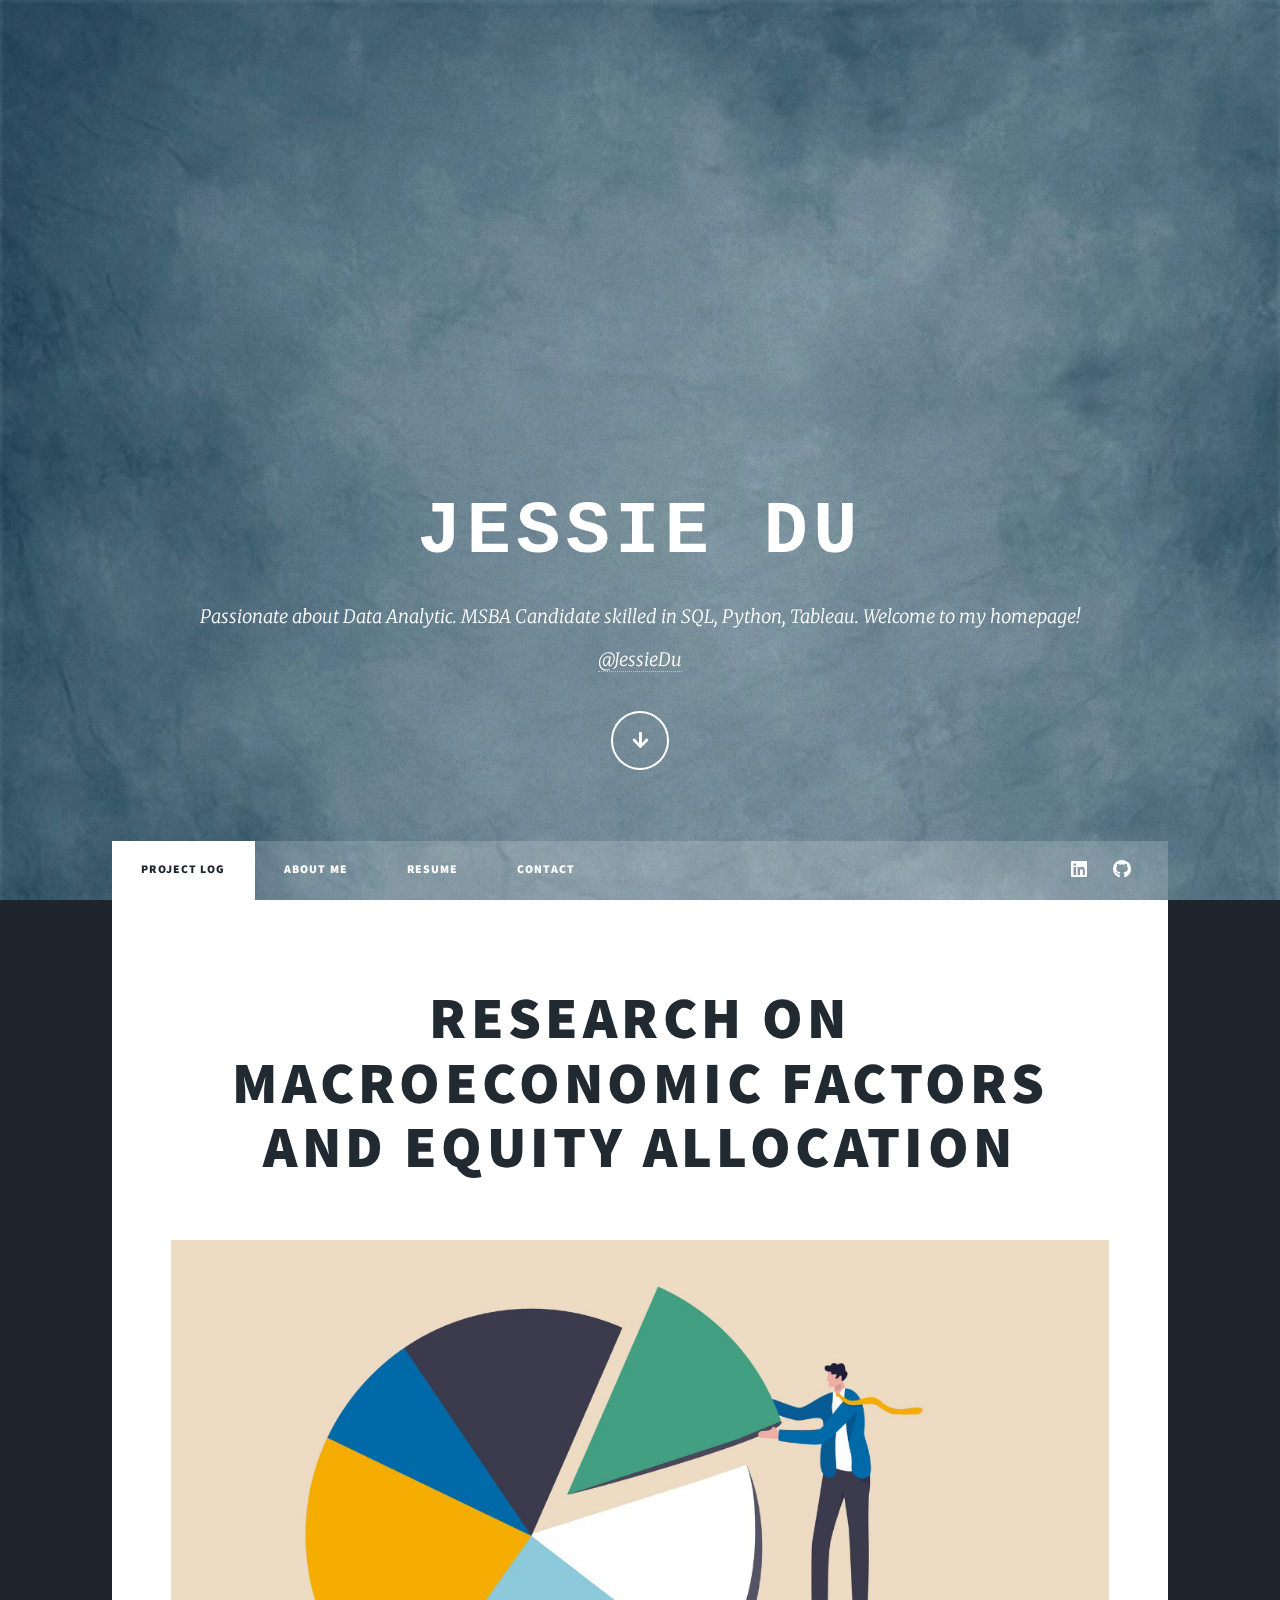
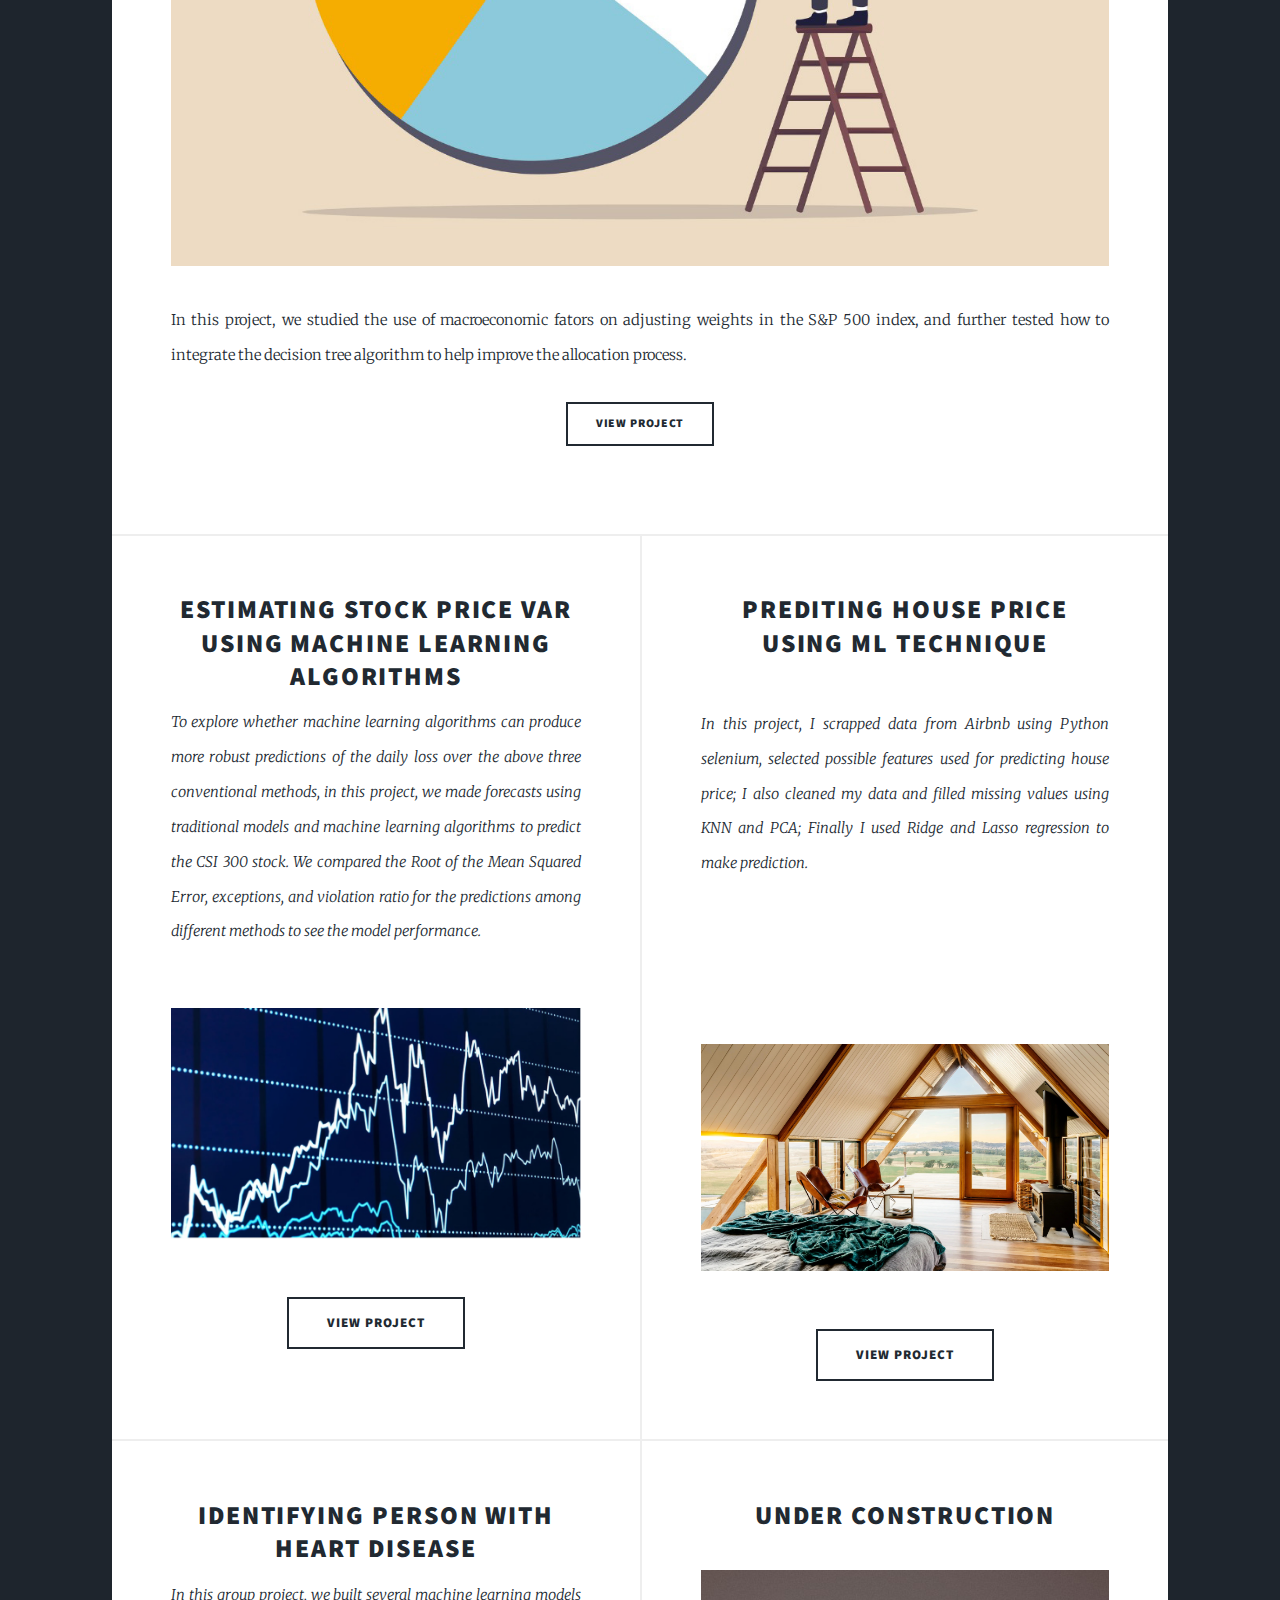
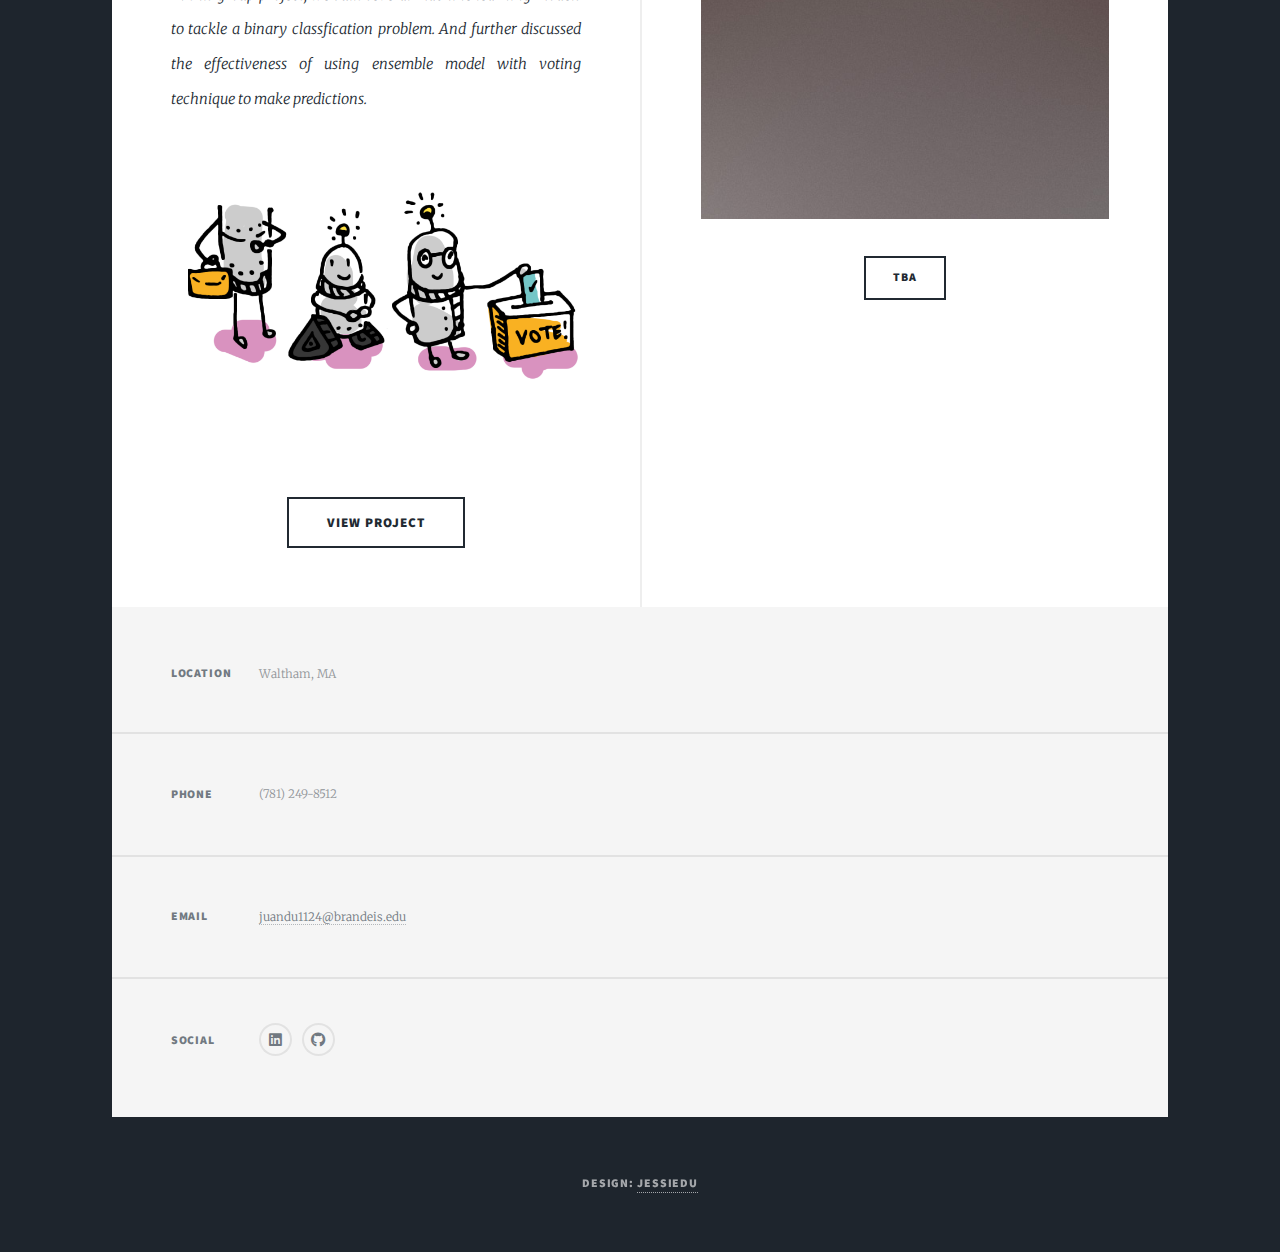
<file: index.html>
<!DOCTYPE HTML>
<!--
	Massively by HTML5 UP
	html5up.net | @ajlkn
	Free for personal and commercial use under the CCA 3.0 license (html5up.net/license)
-->
<html>
	<head>
		<title>Jessie The Analyst Portfolio</title>
		<meta charset="utf-8" />
		<meta name="viewport" content="width=device-width, initial-scale=1, user-scalable=no" />
		<link rel="stylesheet" href="assets/css/main.css" />
		<noscript><link rel="stylesheet" href="assets/css/noscript.css" /></noscript>
	</head>
	<body class="is-preload">

		<!-- Wrapper -->
			<div id="wrapper" class="fade-in">

				<!-- Intro -->
					<div id="intro">
						<h1 style="font-family:Courier New">Jessie Du</h1>
						<p>Passionate about Data Analytic. MSBA Candidate skilled in SQL, Python, Tableau. Welcome to my homepage!<br />
							<a href="https://www.linkedin.com/in/juandu-00416/">@JessieDu</a></p>
						<ul class="actions">
							<li><a href="#header" class="button icon solid solo fa-arrow-down scrolly">Continue</a></li>
						</ul>
					</div>

				<!-- Header -->
					<header id="header">
						<a href="contact.html" class="logo">CONTACT ME</a>
					</header>

				<!-- Nav -->
					<nav id="nav">
						<ul class="links">
							<li class="active"><a href="index.html">Project Log</a></li>
							<li><a href="aboutme.html">About Me</a></li>
							<li><a href="resume.html">Resume</a></li>
							<li><a href="contact.html">Contact</a></li>
						</ul>
						<ul class="icons">
							<li><a href="https://www.linkedin.com/in/juandu-00416/" class="icon brands alt fa-linkedin"><span class="label">LinkedIn</span></a></li>
							<li><a href="https://github.com/jessieDu314" class="icon brands alt fa-github"><span class="label">GitHub</span></a></li>
						</ul>
					</nav>

				<!-- Main -->
					<div id="main">

						<!-- Featured Post -->
							<article class="post featured">
								<header class="major">
									<h2>Research on Macroeconomic Factors and Equity Allocation<br /></h2>
								</header>
								<a class="image fit"><img src="images/equityallocation.jpeg" alt="" /></a>
								<p>
									In this project, we studied the use of macroeconomic fators on adjusting weights in the S&P 500 index, and further tested how to integrate the decision tree algorithm to help improve the allocation process.
								</p>
								<ul class="actions special">
									<li><a href="Project_EquityAllocation.html" class="button">View Project</a></li>
								</ul>
								
							</article>

						<!-- Posts -->
							<section class="posts">
								<!--Project 1 -->
								<article>
									<header> 
										<h2><a href="Project_CSI300.html">Estimating Stock Price VaR Using Machine Learning Algorithms<br /></a></h2>
										<p>
											To explore whether machine learning algorithms can produce more robust predictions of the daily loss over the above three conventional methods, in this project, 
											we made forecasts using traditional models and machine learning algorithms to predict the CSI 300 stock. 
											We compared the Root of the Mean Squared Error, exceptions, and violation ratio for the predictions among different methods to see the model performance.
										</p>
									</header>
									<a class="image main"><img src="images/volatility.jpg" alt="" /></a>	
									<ul class="actions special">
										<li><a href="Project_CSI300.html" class="button large">View Project</a></li>
									</ul>
								</article>
								
								<!--Project 2 -->
								<article>
									<header>
										<h2><a href="Project_airbnb.html">Prediting House Price using ML Technique</a></h2>
										<p>
											<br>
											In this project, I scrapped data from Airbnb using Python selenium, selected possible features used for predicting house price; I also cleaned my data and filled missing values using KNN and PCA; 
											Finally I used Ridge and Lasso regression to make prediction.<br><br><br><br>
										</p>
									</header>
									<a class="image main"><img src="images/airbnb.jpg" alt=""></a>
									<ul class="actions special">
										<li><a href="Project_airbnb.html" class="button large">View Project</a></li>
									</ul>
									
								</article>
								
								<!--Project 3 -->
								<article>
									<header>
										<h2><a href="Project_ML_classification.html">Identifying Person with Heart Disease</a></h2>
										<p>
											In this group project, we built several machine learning models to tackle a binary classfication problem. And further discussed the effectiveness of using ensemble model with voting technique to make predictions.
										</p>
									</header>
									
									<a class="image main"><img src="images/votingCls.png" alt=""></a>
									<br/>
									<ul class="actions special">
										<li><a href="Project_ML_classification.html" class="button large">View Project</a></li>
									</ul>
									
								</article>

								

								<article>
									<header>
										<h2><a href="#">Under Construction<br /></a></h2>
									</header>
									<a href="#" class="image fit"><img src="images/pic03.jpg" alt="" /></a>
									<p>
										
									</p>
									<ul class="actions special">
										<li><a href="#" class="button">TBA</a></li>
									</ul>
								</article>
								
								
							</section>
					</div>

				<!-- Footer -->
					<footer id="footer">

						<section class="split contact">
							<section class="alt">
								<h3>Location</h3>
								<p>Waltham, MA<br /></p>
							</section>
							<section>
								<h3>Phone</h3>
								<p>(781) 249-8512</p>
							</section>
							<section>
								<h3>Email</h3>
								<p><a href="mailto:juandu1124@brandeis.edu">juandu1124@brandeis.edu</a></p>
							</section>
							<section>
								<h3>Social</h3>
								<ul class="icons alt">
									<li><a href="https://www.linkedin.com/in/juandu-00416/" class="icon brands alt fa-linkedin"><span class="label">LinkedIn</span></a></li>
									<li><a href="https://github.com/jessieDu314" class="icon brands alt fa-github"><span class="label">GitHub</span></a></li>
								</ul>
							</section>
						</section>
					</footer>

				<!-- Copyright -->
					<div id="copyright">
						<ul>Design: <a href="https://www.linkedin.com/in/juandu-00416/">JessieDu</a></ul>
					</div>

			</div>

		<!-- Scripts -->
			<script src="assets/js/jquery.min.js"></script>
			<script src="assets/js/jquery.scrollex.min.js"></script>
			<script src="assets/js/jquery.scrolly.min.js"></script>
			<script src="assets/js/browser.min.js"></script>
			<script src="assets/js/breakpoints.min.js"></script>
			<script src="assets/js/util.js"></script>
			<script src="assets/js/main.js"></script>

	</body>
</html>
</file>
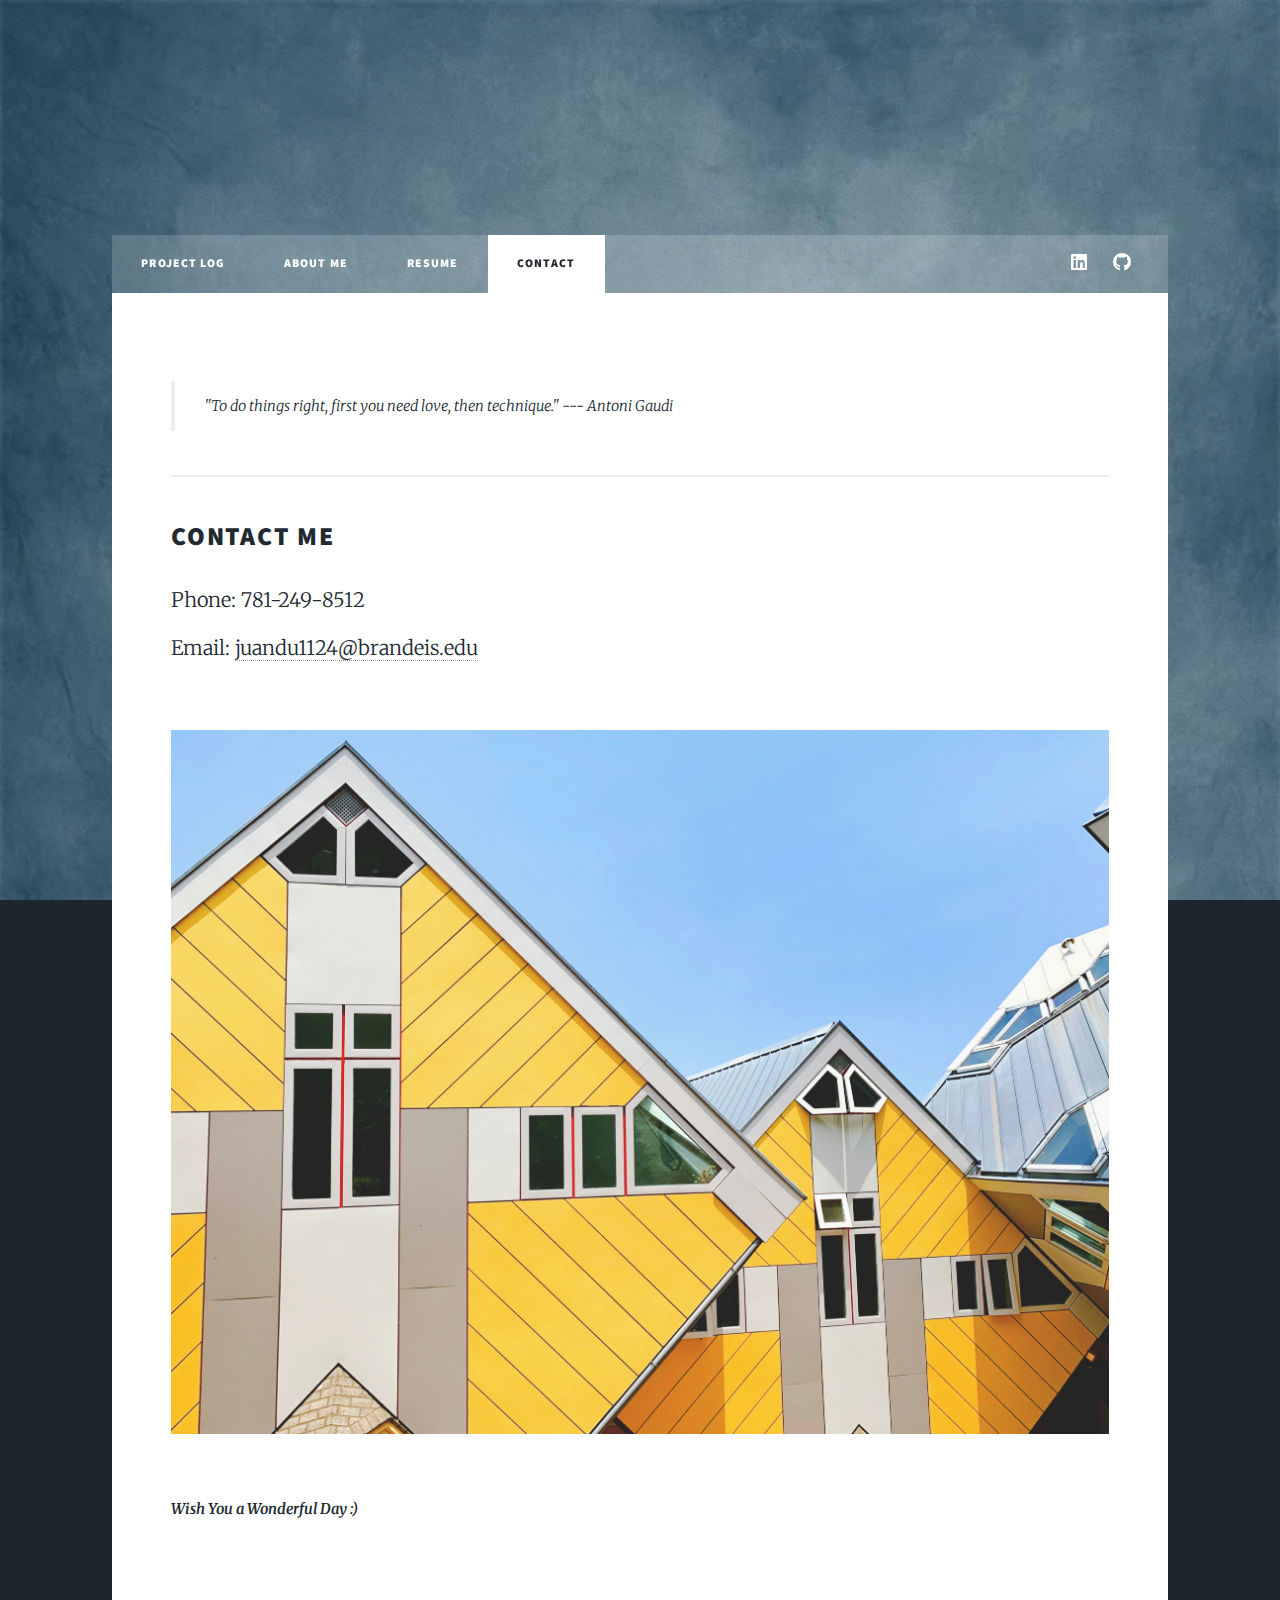
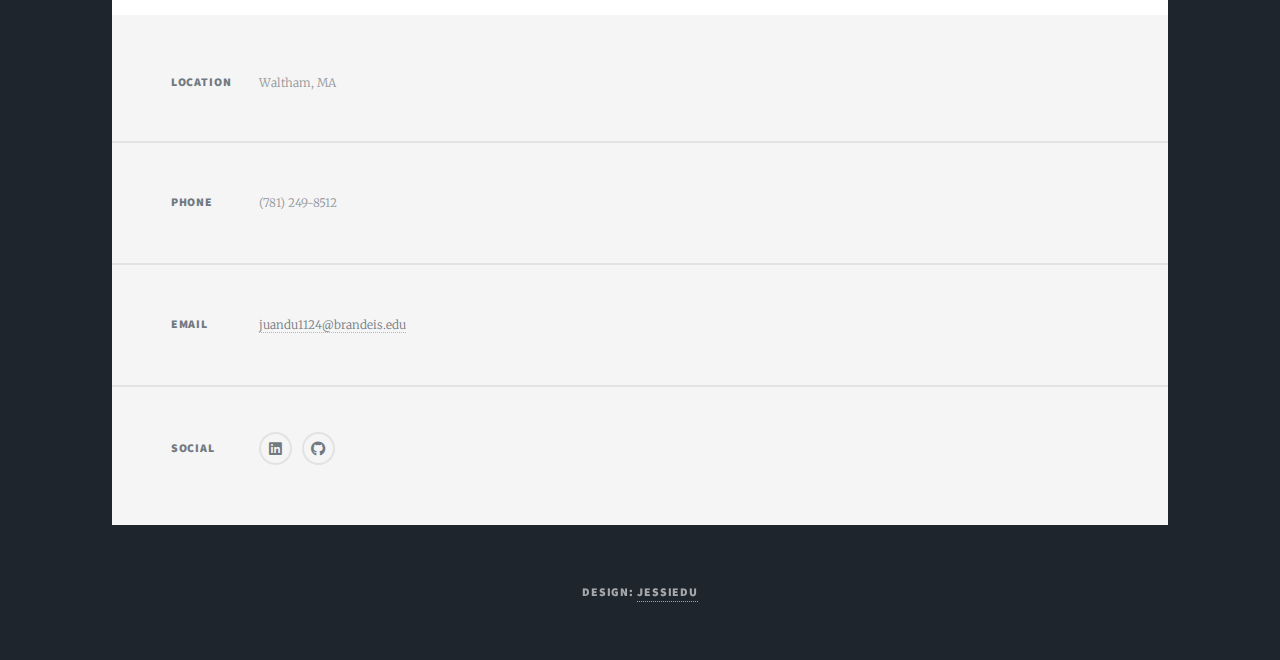
<file: contact.html>
<!DOCTYPE HTML>
<!--
	Massively by HTML5 UP
	html5up.net | @ajlkn
	Free for personal and commercial use under the CCA 3.0 license (html5up.net/license)
-->
<html>
	<head>
		<title>Jessie The Analyst Portfolio</title>
		<meta charset="utf-8" />
		<meta name="viewport" content="width=device-width, initial-scale=1, user-scalable=no" />
		<link rel="stylesheet" href="assets/css/main.css" />
		<noscript><link rel="stylesheet" href="assets/css/noscript.css" /></noscript>
	</head>
	<body class="is-preload">
		<!-- Wrapper -->
			<div id="wrapper">
				<!-- Header -->
					<header id="header">
					</header>
				<!-- Nav -->
					<nav id="nav">
						<ul class="links">
							<li><a href="index.html">Project Log</a></li>
							<li><a href="aboutme.html">About Me</a></li>
							<li ><a href="resume.html">Resume</a></li>
							<li class="active"><a href="contact.html">Contact</a></li>
						</ul>
						<ul class="icons">
							<li><a href="https://www.linkedin.com/in/juandu-00416/" class="icon brands alt fa-linkedin"><span class="label">LinkedIn</span></a></li>
							<li><a href="https://github.com/jessieDu314" class="icon brands alt fa-github"><span class="label">GitHub</span></a></li>
						</ul>
					</nav>
				<!-- Main -->
					<div id="main">
						<!-- Post -->
							<section class="post">
								<!-- Blockquote -->
									<blockquote>"To do things right, first you need love, then technique."  --- Antoni Gaudi</blockquote>
									<hr />
								<!-- Image -->
									<h2>Contact Me</h2>
									<p style="font-size:20px">Phone: 781-249-8512<br/>Email: <a href="mailto:juandu1124@brandeis.edu">juandu1124@brandeis.edu</a></p>
									<div class="image main"><img src="images/cubic.jpg" alt="" /></div>
									<p style="font-style:italic"><b>Wish You a Wonderful Day :)</b></p>
							</section>
					</div>
				<!-- Footer -->
				<footer id="footer">

					<section class="split contact">
						<section class="alt">
							<h3>Location</h3>
							<p>Waltham, MA<br /></p>
						</section>
						<section>
							<h3>Phone</h3>
							<p>(781) 249-8512</p>
						</section>
						<section>
							<h3>Email</h3>
							<p><a href="mailto:juandu1124@brandeis.edu">juandu1124@brandeis.edu</a></p>
						</section>
						<section>
							<h3>Social</h3>
							<ul class="icons alt">
								<li><a href="https://www.linkedin.com/in/juandu-00416/" class="icon brands alt fa-linkedin"><span class="label">LinkedIn</span></a></li>
								<li><a href="https://github.com/jessieDu314" class="icon brands alt fa-github"><span class="label">GitHub</span></a></li>
							</ul>
						</section>
					</section>
				</footer>

			<!-- Copyright -->
				<div id="copyright">
					<ul><li>Design: <a href="https://www.linkedin.com/in/juandu-00416/">JessieDu</a></li></ul>
				</div>

		</div>

	<!-- Scripts -->
		<script src="assets/js/jquery.min.js"></script>
		<script src="assets/js/jquery.scrollex.min.js"></script>
		<script src="assets/js/jquery.scrolly.min.js"></script>
		<script src="assets/js/browser.min.js"></script>
		<script src="assets/js/breakpoints.min.js"></script>
		<script src="assets/js/util.js"></script>
		<script src="assets/js/main.js"></script>

</body>
</html>
</file>
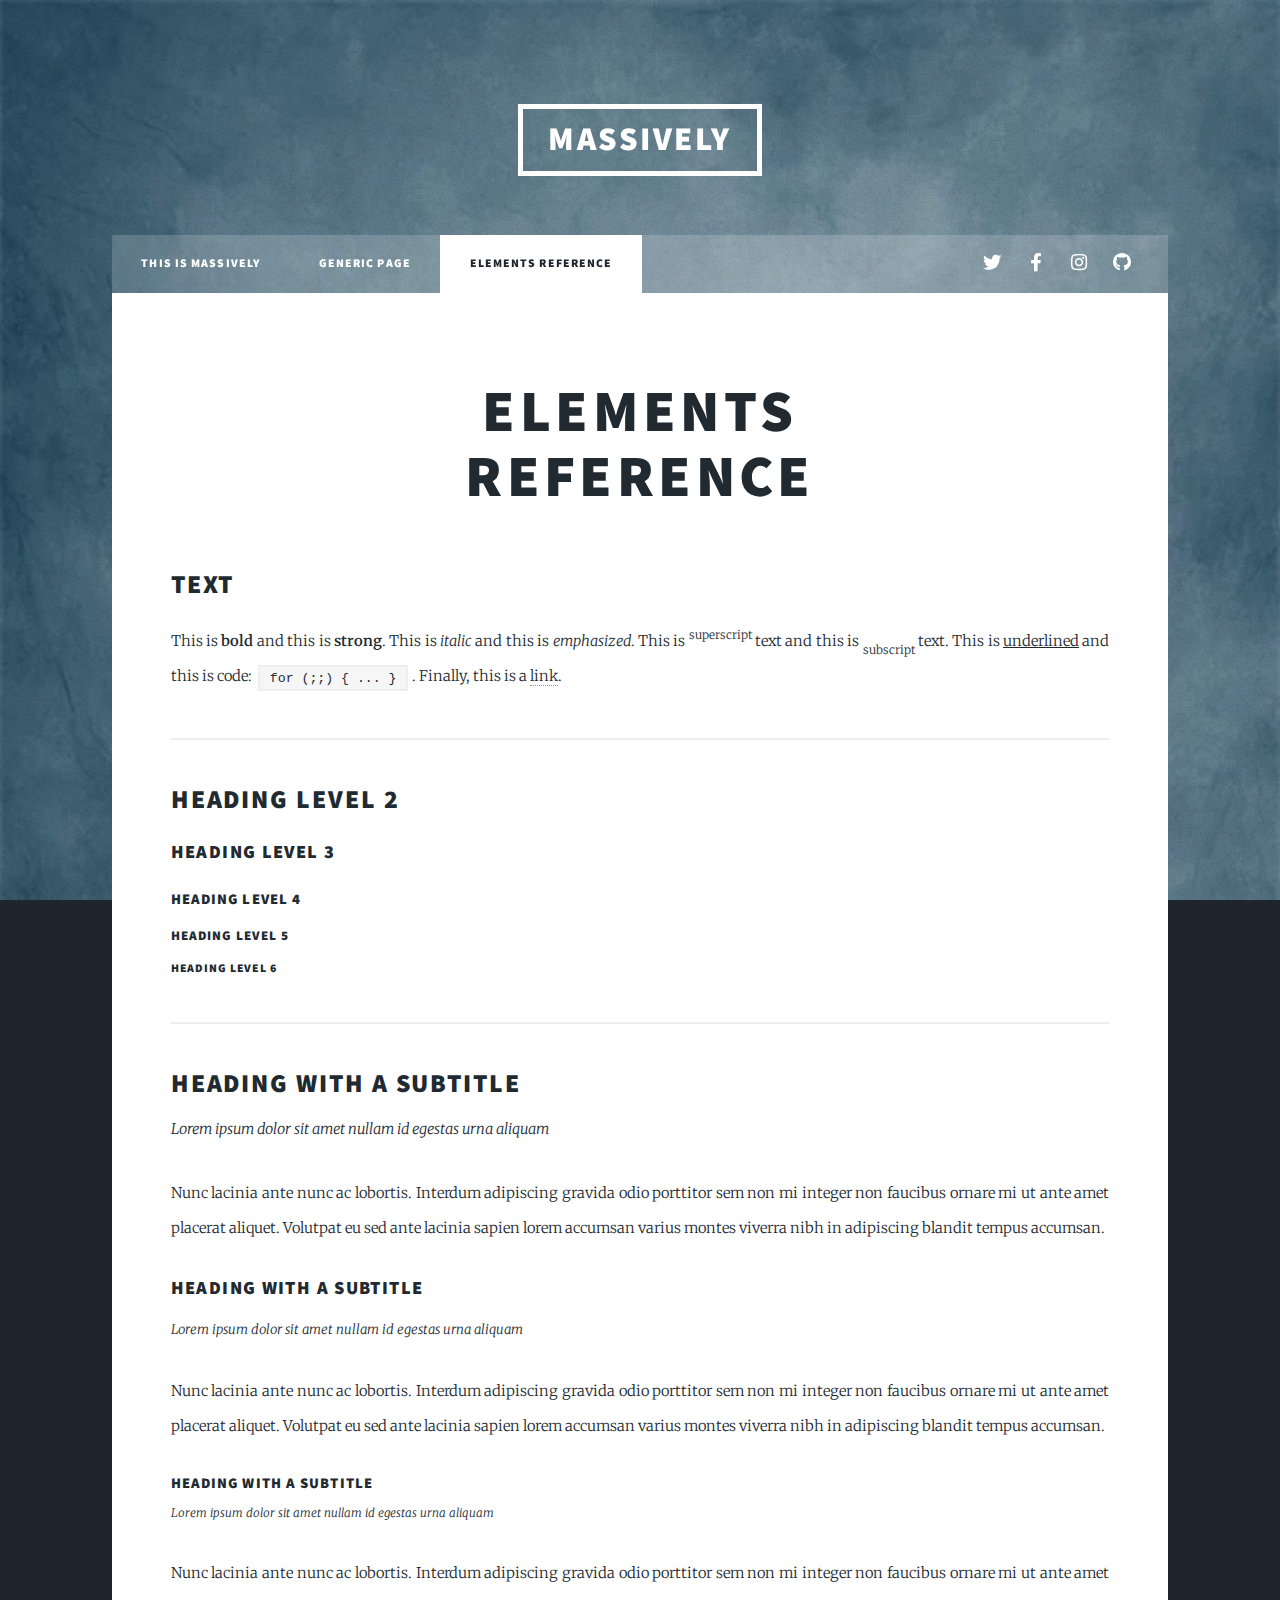
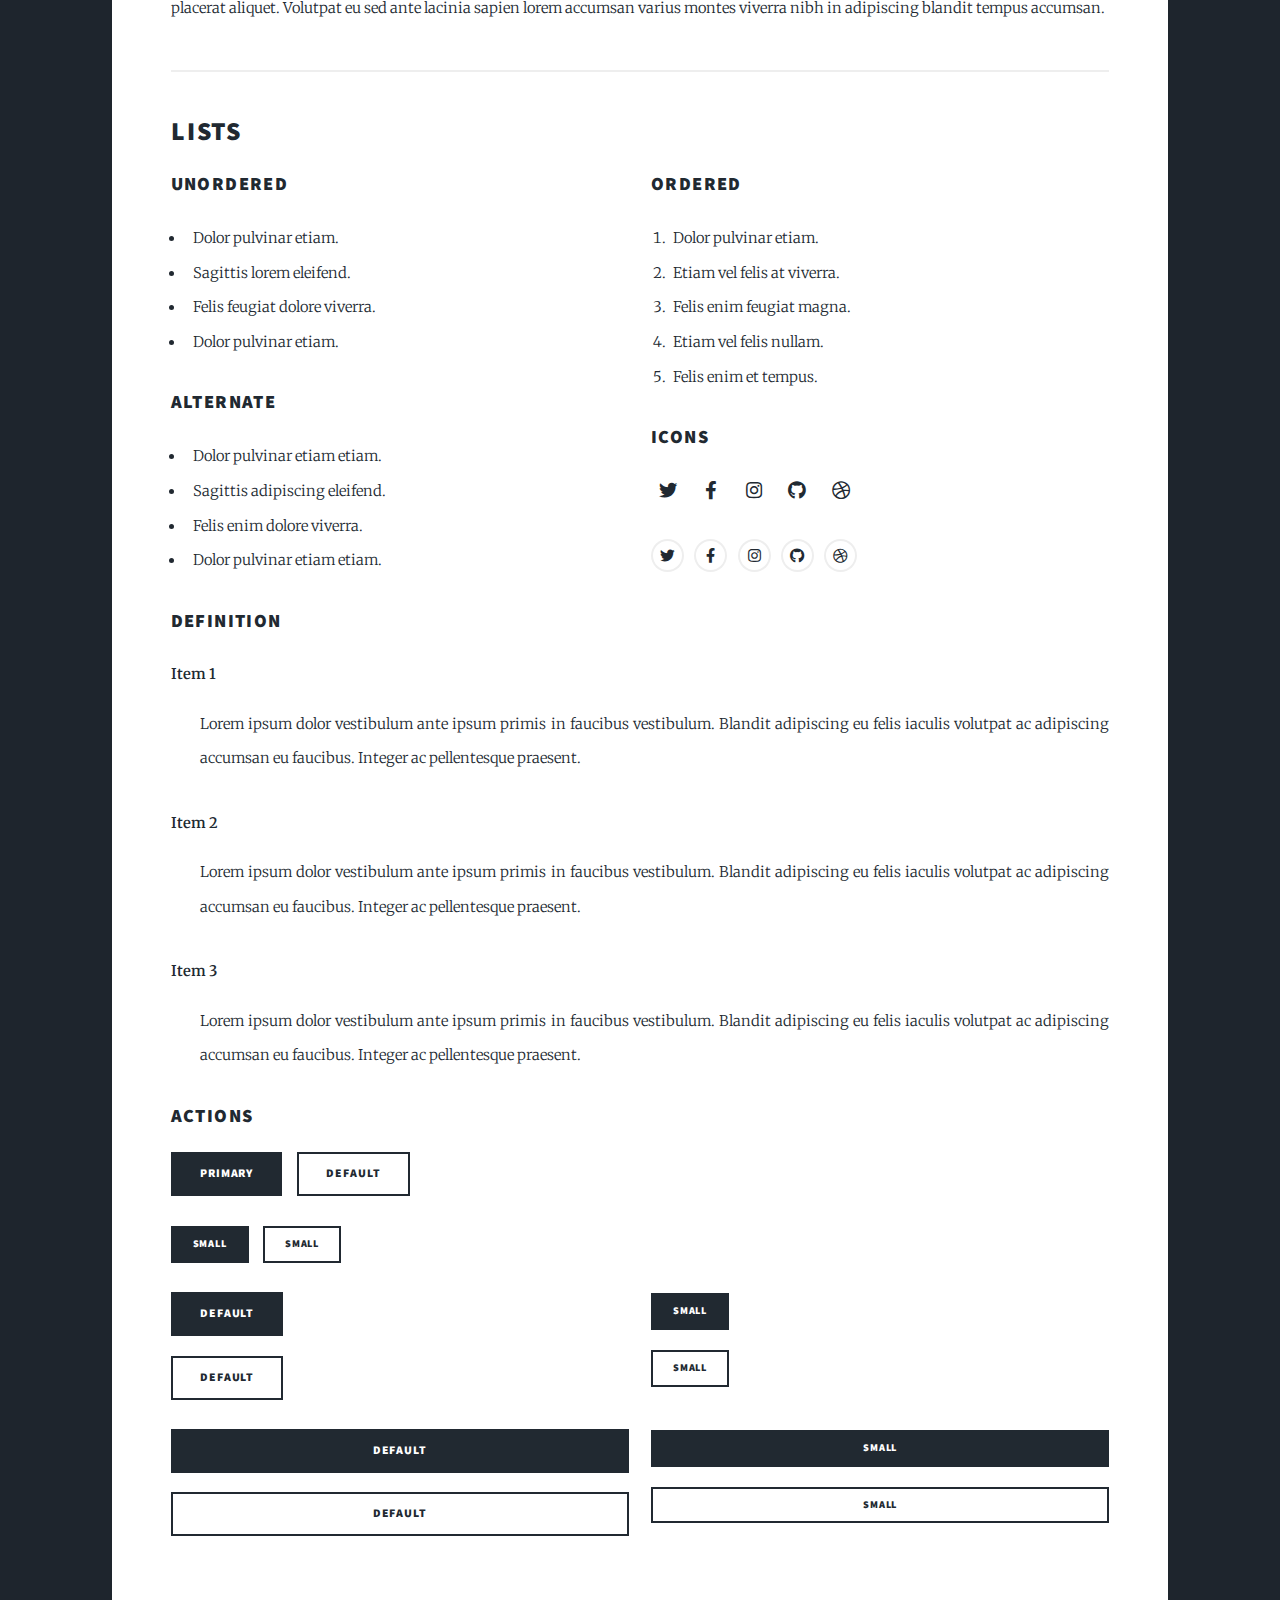
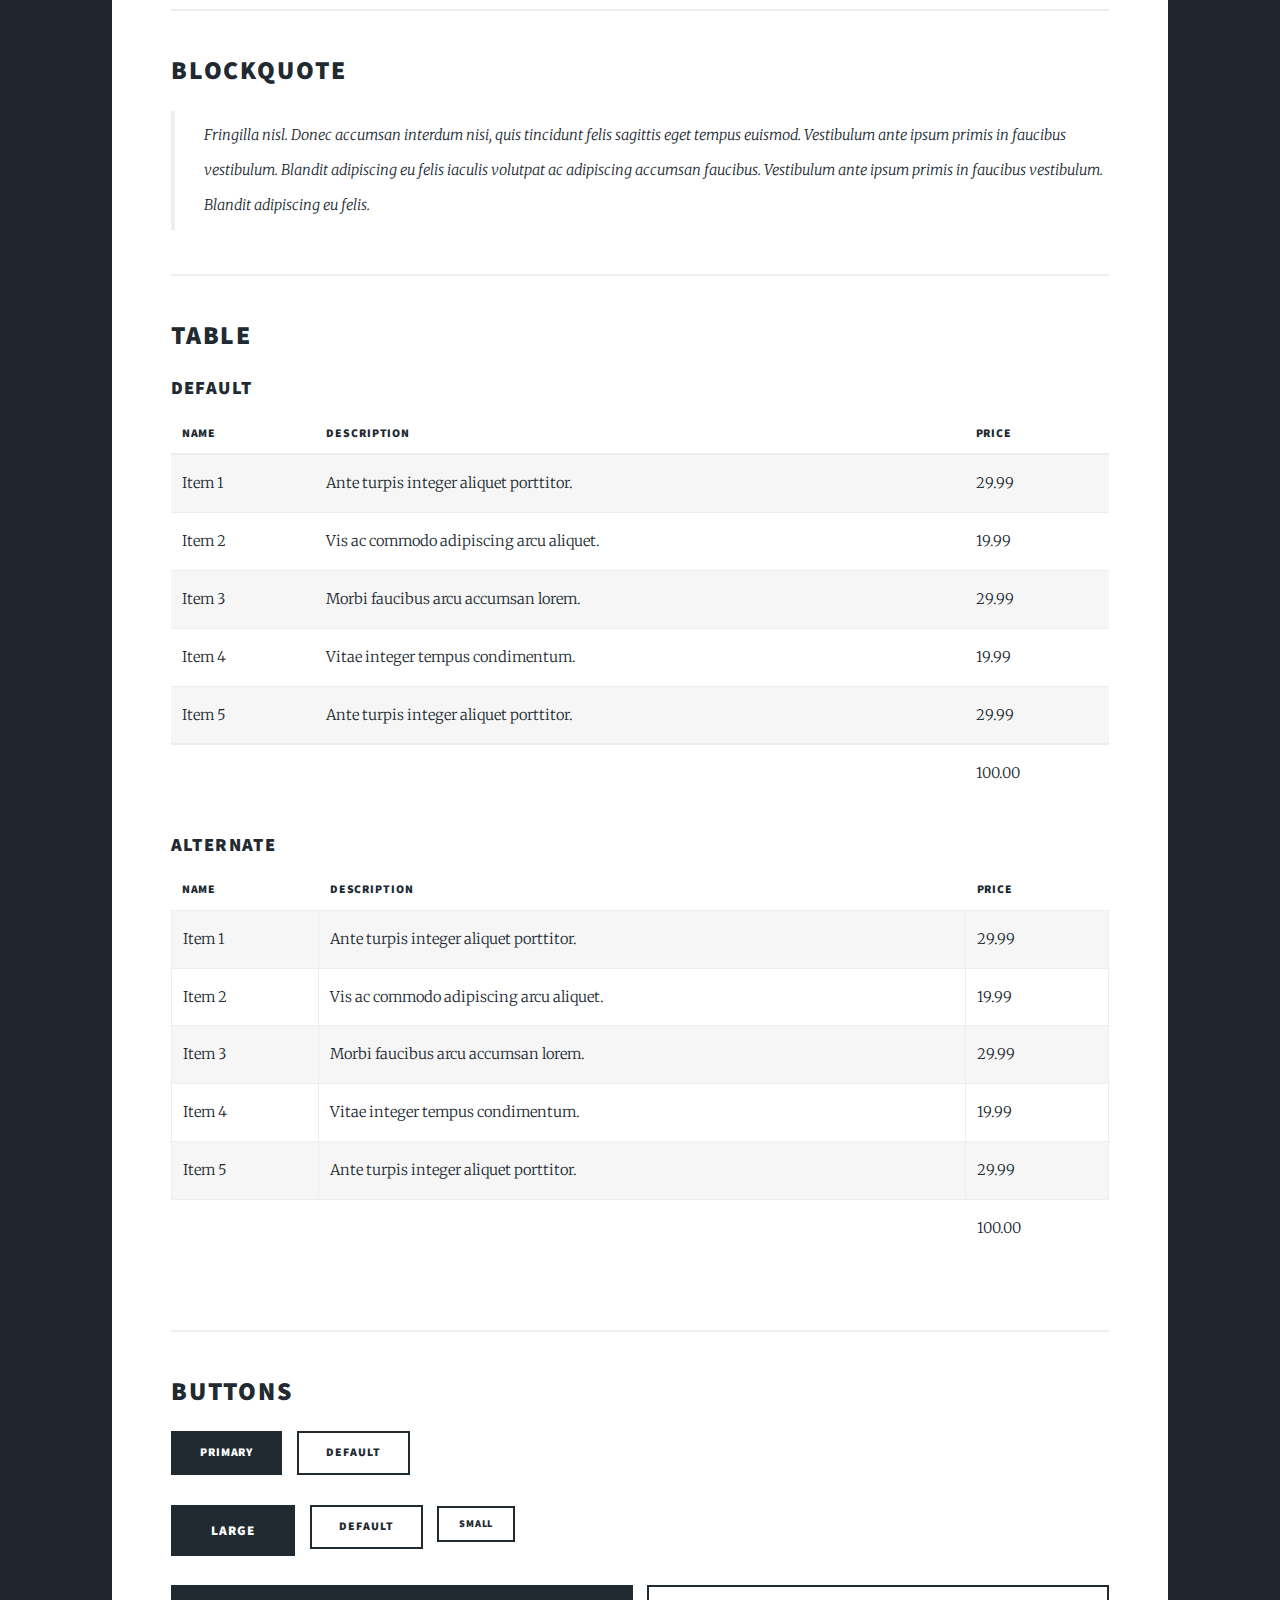
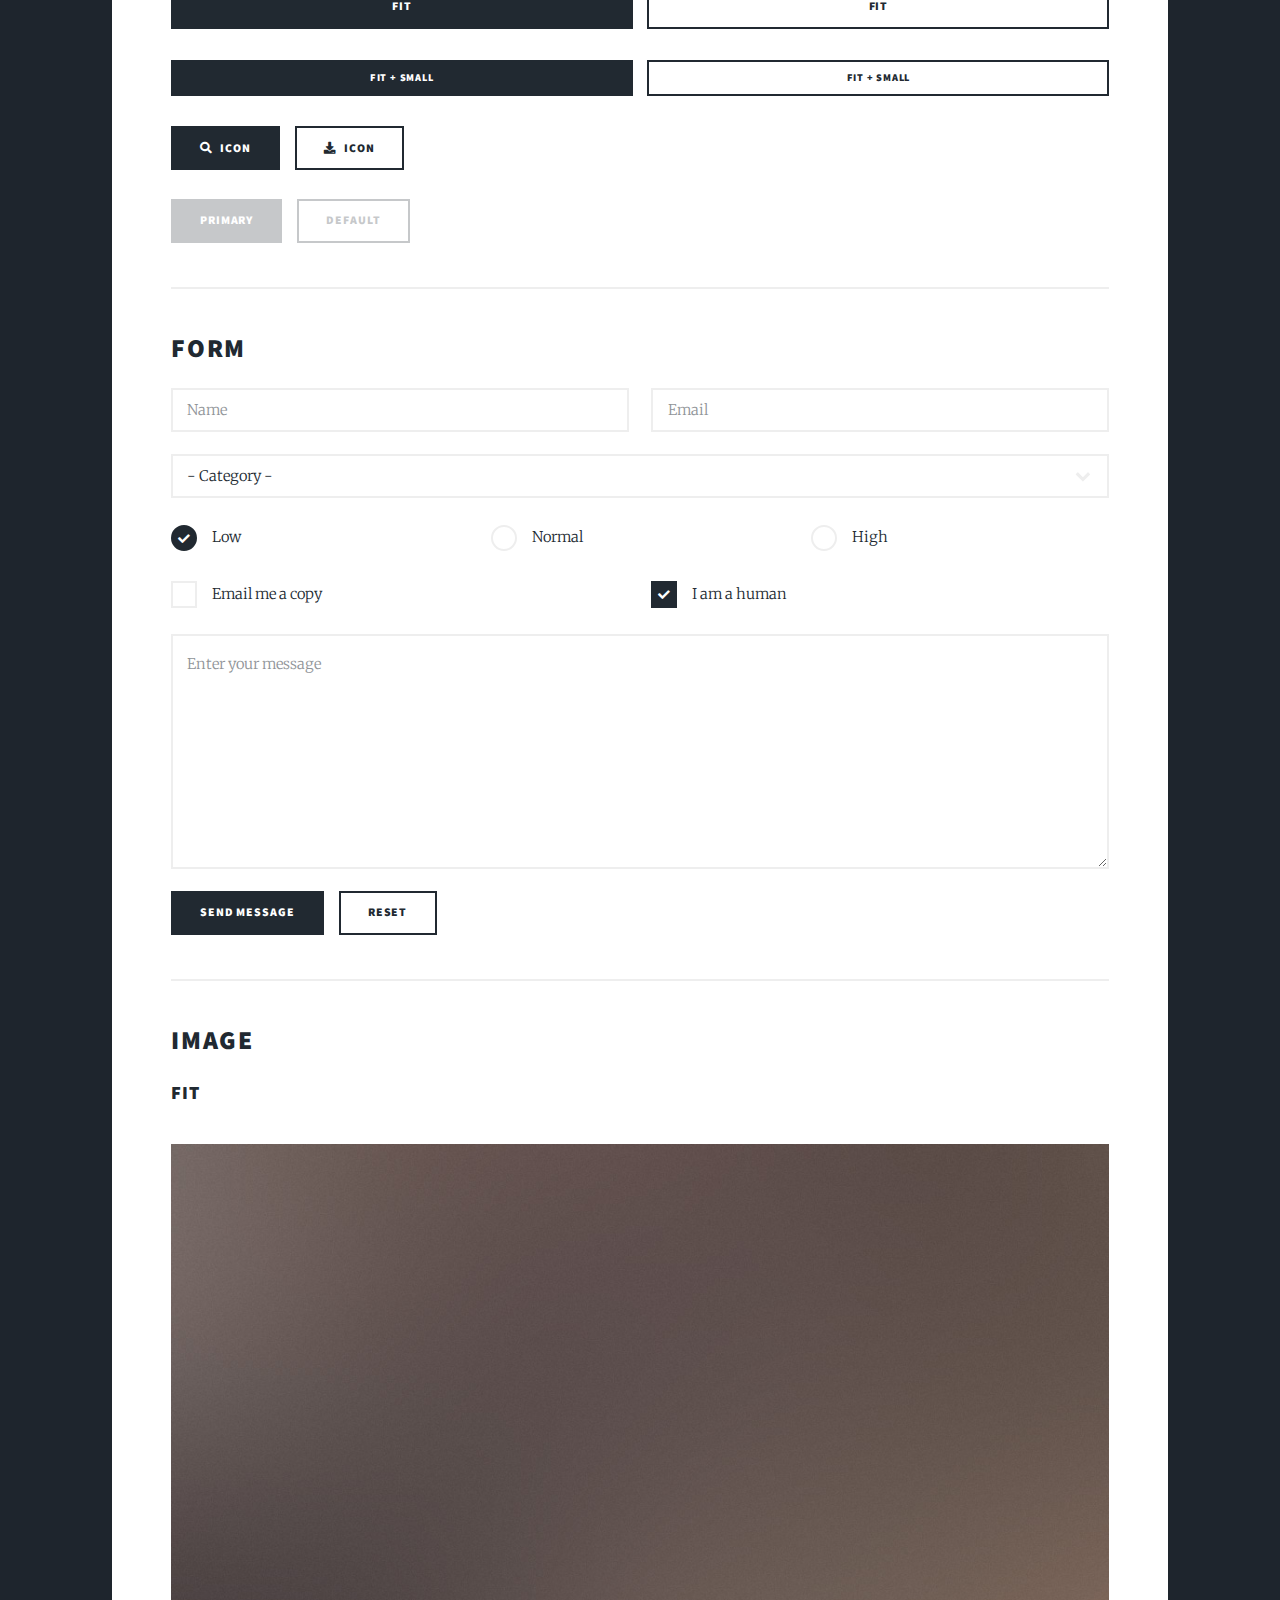
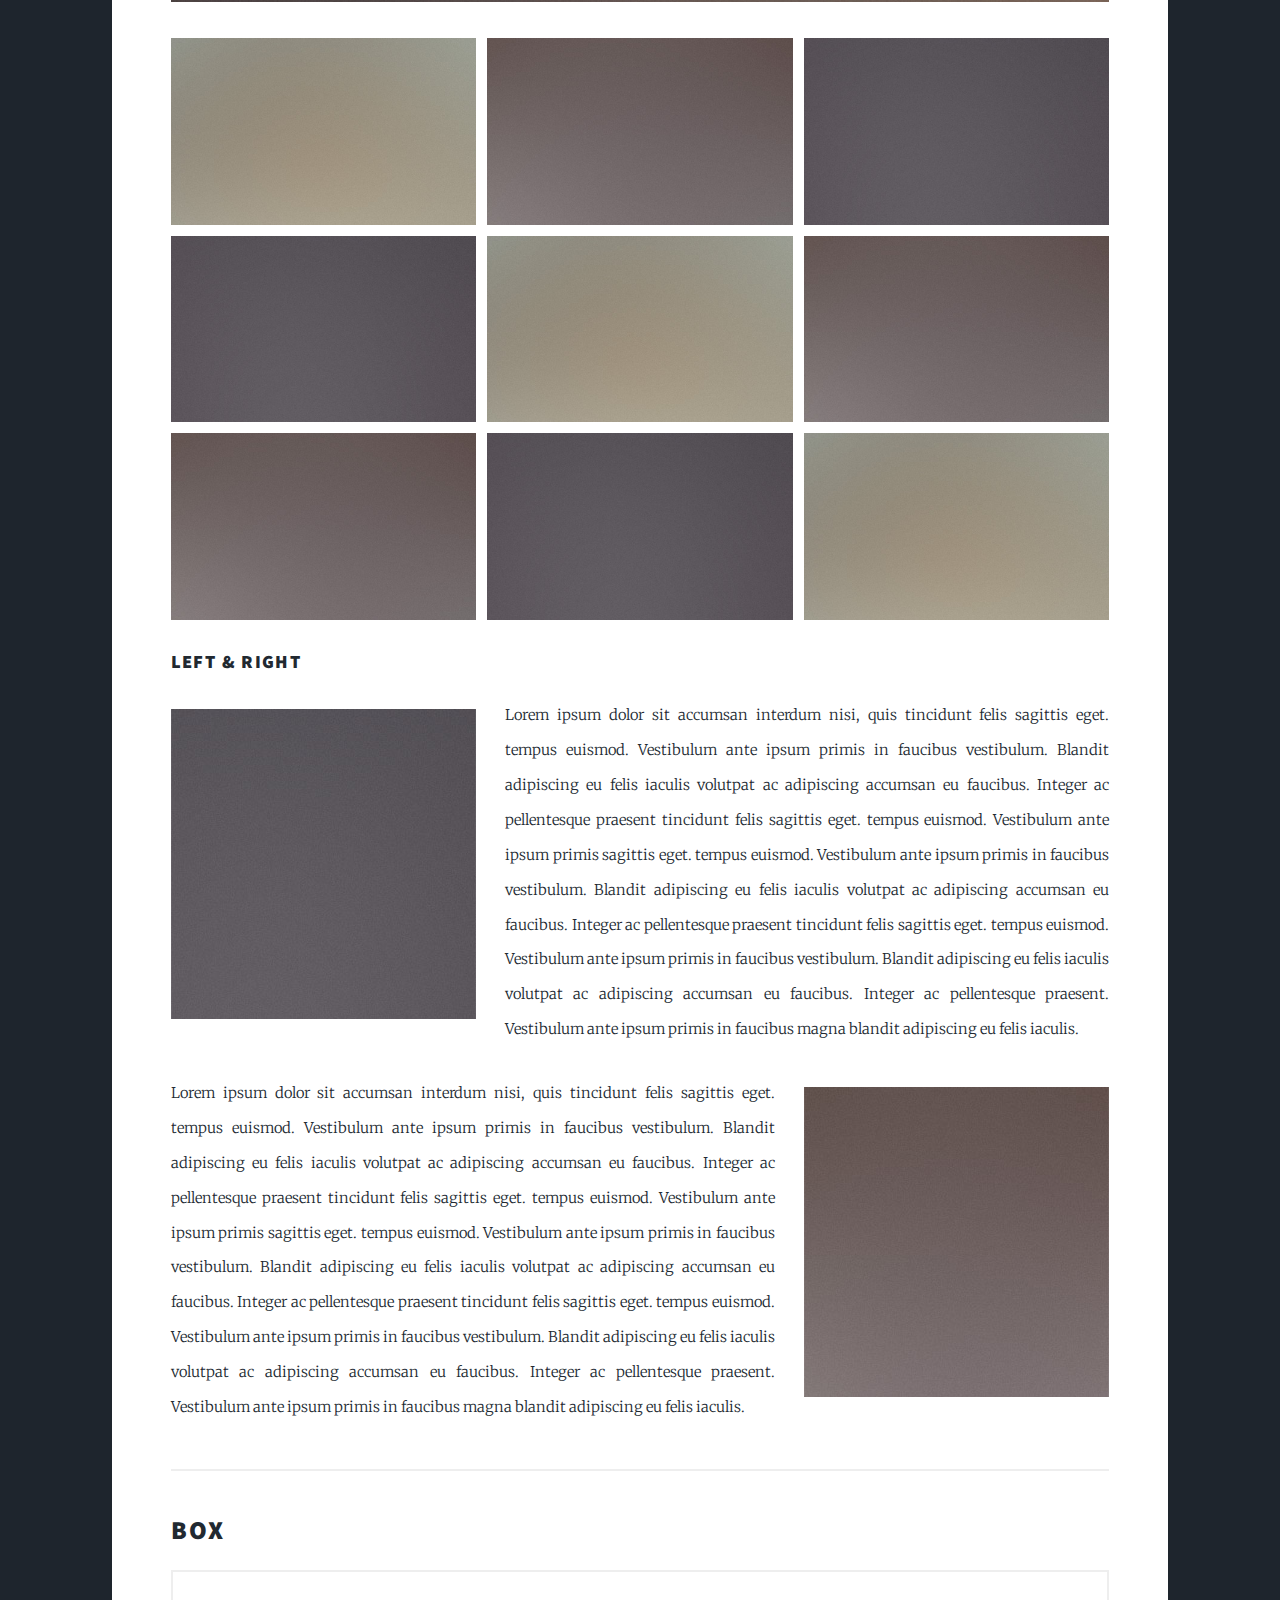
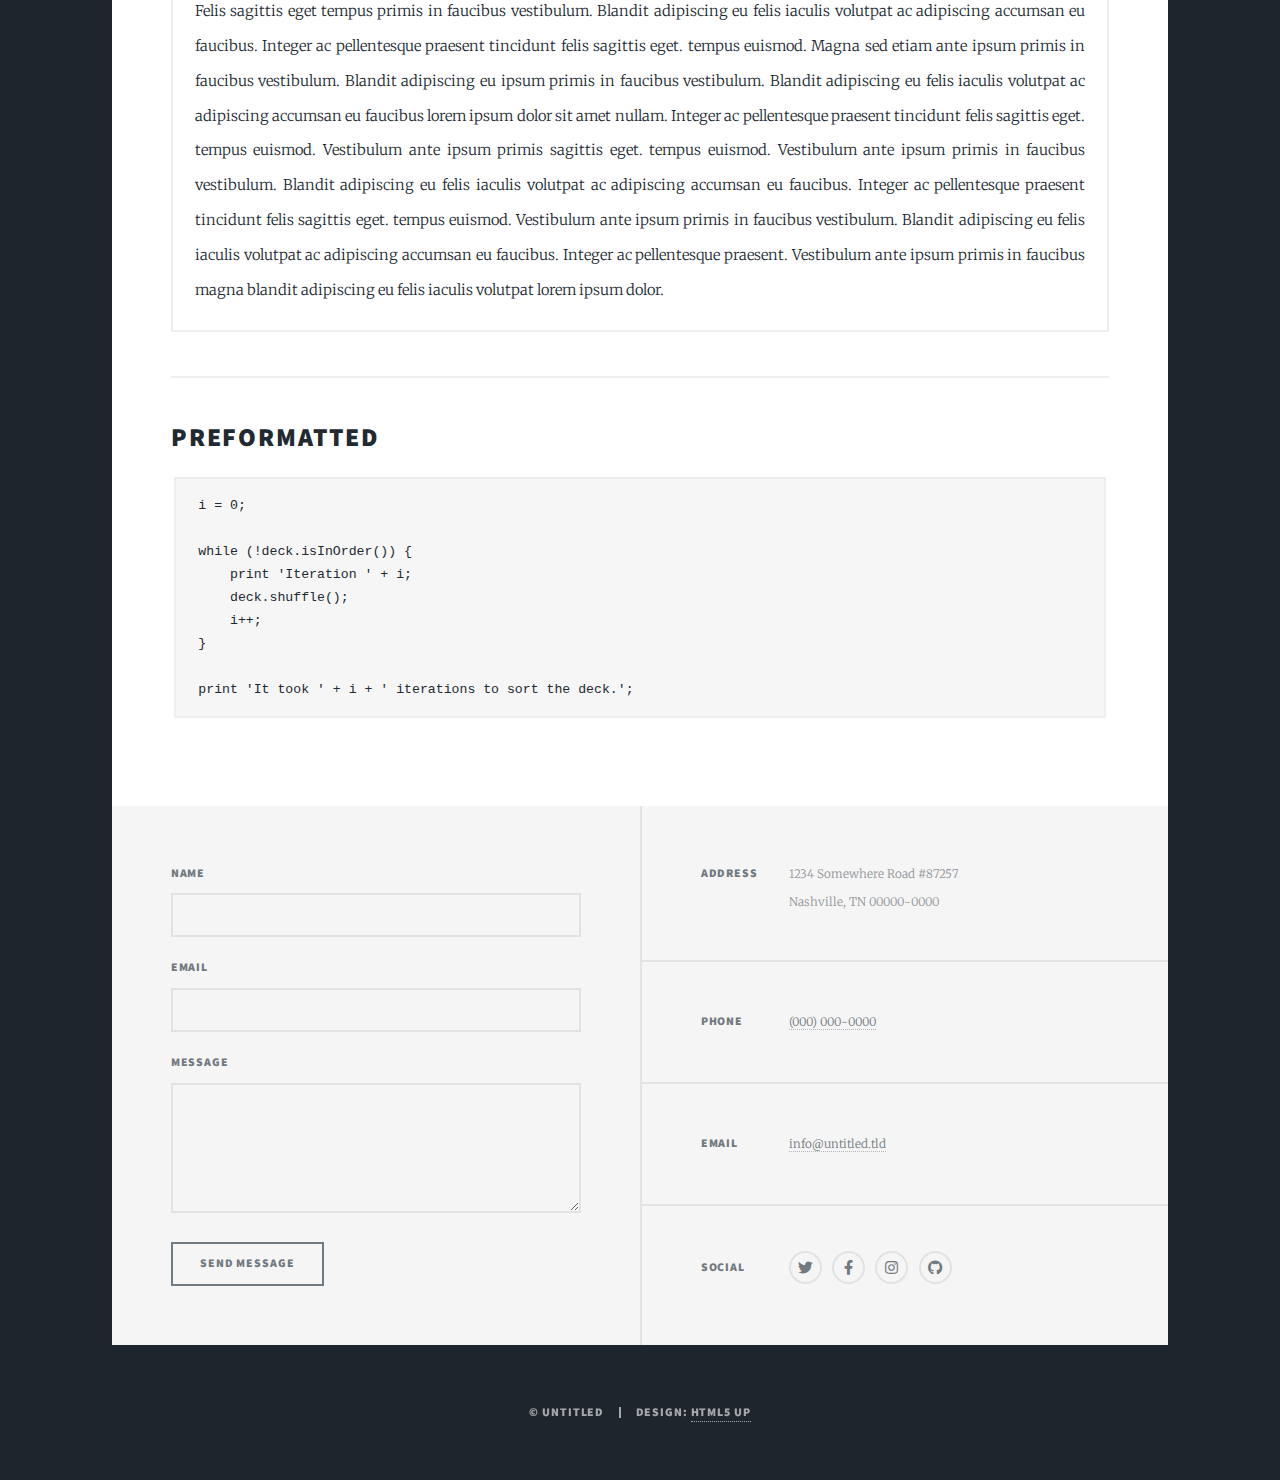
<file: elements.html>
<!DOCTYPE HTML>
<!--
	Massively by HTML5 UP
	html5up.net | @ajlkn
	Free for personal and commercial use under the CCA 3.0 license (html5up.net/license)
-->
<html>
	<head>
		<title>Elements Reference - Massively by HTML5 UP</title>
		<meta charset="utf-8" />
		<meta name="viewport" content="width=device-width, initial-scale=1, user-scalable=no" />
		<link rel="stylesheet" href="assets/css/main.css" />
		<noscript><link rel="stylesheet" href="assets/css/noscript.css" /></noscript>
	</head>
	<body class="is-preload">

		<!-- Wrapper -->
			<div id="wrapper">

				<!-- Header -->
					<header id="header">
						<a href="index.html" class="logo">Massively</a>
					</header>

				<!-- Nav -->
					<nav id="nav">
						<ul class="links">
							<li><a href="index.html">This is Massively</a></li>
							<li><a href="generic.html">Generic Page</a></li>
							<li class="active"><a href="elements.html">Elements Reference</a></li>
						</ul>
						<ul class="icons">
							<li><a href="#" class="icon brands fa-twitter"><span class="label">Twitter</span></a></li>
							<li><a href="#" class="icon brands fa-facebook-f"><span class="label">Facebook</span></a></li>
							<li><a href="#" class="icon brands fa-instagram"><span class="label">Instagram</span></a></li>
							<li><a href="#" class="icon brands fa-github"><span class="label">GitHub</span></a></li>
						</ul>
					</nav>

				<!-- Main -->
					<div id="main">

						<!-- Post -->
							<section class="post">
								<header class="major">
									<h1>Elements<br />
									Reference</h1>
								</header>

								<!-- Text stuff -->
									<h2>Text</h2>
									<p>This is <b>bold</b> and this is <strong>strong</strong>. This is <i>italic</i> and this is <em>emphasized</em>.
									This is <sup>superscript</sup> text and this is <sub>subscript</sub> text.
									This is <u>underlined</u> and this is code: <code>for (;;) { ... }</code>.
									Finally, this is a <a href="#">link</a>.</p>
									<hr />
									<h2>Heading Level 2</h2>
									<h3>Heading Level 3</h3>
									<h4>Heading Level 4</h4>
									<h5>Heading Level 5</h5>
									<h6>Heading Level 6</h6>
									<hr />
									<header>
										<h2>Heading with a Subtitle</h2>
										<p>Lorem ipsum dolor sit amet nullam id egestas urna aliquam</p>
									</header>
									<p>Nunc lacinia ante nunc ac lobortis. Interdum adipiscing gravida odio porttitor sem non mi integer non faucibus ornare mi ut ante amet placerat aliquet. Volutpat eu sed ante lacinia sapien lorem accumsan varius montes viverra nibh in adipiscing blandit tempus accumsan.</p>
									<header>
										<h3>Heading with a Subtitle</h3>
										<p>Lorem ipsum dolor sit amet nullam id egestas urna aliquam</p>
									</header>
									<p>Nunc lacinia ante nunc ac lobortis. Interdum adipiscing gravida odio porttitor sem non mi integer non faucibus ornare mi ut ante amet placerat aliquet. Volutpat eu sed ante lacinia sapien lorem accumsan varius montes viverra nibh in adipiscing blandit tempus accumsan.</p>
									<header>
										<h4>Heading with a Subtitle</h4>
										<p>Lorem ipsum dolor sit amet nullam id egestas urna aliquam</p>
									</header>
									<p>Nunc lacinia ante nunc ac lobortis. Interdum adipiscing gravida odio porttitor sem non mi integer non faucibus ornare mi ut ante amet placerat aliquet. Volutpat eu sed ante lacinia sapien lorem accumsan varius montes viverra nibh in adipiscing blandit tempus accumsan.</p>

									<hr />

								<!-- Lists -->
									<h2>Lists</h2>
									<div class="row">
										<div class="col-6 col-12-small">

											<h3>Unordered</h3>
											<ul>
												<li>Dolor pulvinar etiam.</li>
												<li>Sagittis lorem eleifend.</li>
												<li>Felis feugiat dolore viverra.</li>
												<li>Dolor pulvinar etiam.</li>
											</ul>

											<h3>Alternate</h3>
											<ul class="alt">
												<li>Dolor pulvinar etiam etiam.</li>
												<li>Sagittis adipiscing eleifend.</li>
												<li>Felis enim dolore viverra.</li>
												<li>Dolor pulvinar etiam etiam.</li>
											</ul>

										</div>
										<div class="col-6 col-12-small">

											<h3>Ordered</h3>
											<ol>
												<li>Dolor pulvinar etiam.</li>
												<li>Etiam vel felis at viverra.</li>
												<li>Felis enim feugiat magna.</li>
												<li>Etiam vel felis nullam.</li>
												<li>Felis enim et tempus.</li>
											</ol>

											<h3>Icons</h3>
											<ul class="icons">
												<li><a href="#" class="icon brands fa-twitter"><span class="label">Twitter</span></a></li>
												<li><a href="#" class="icon brands fa-facebook-f"><span class="label">Facebook</span></a></li>
												<li><a href="#" class="icon brands fa-instagram"><span class="label">Instagram</span></a></li>
												<li><a href="#" class="icon brands fa-github"><span class="label">Github</span></a></li>
												<li><a href="#" class="icon brands fa-dribbble"><span class="label">Dribbble</span></a></li>
											</ul>
											<ul class="icons alt">
												<li><a href="#" class="icon brands alt fa-twitter"><span class="label">Twitter</span></a></li>
												<li><a href="#" class="icon brands alt fa-facebook-f"><span class="label">Facebook</span></a></li>
												<li><a href="#" class="icon brands alt fa-instagram"><span class="label">Instagram</span></a></li>
												<li><a href="#" class="icon brands alt fa-github"><span class="label">Github</span></a></li>
												<li><a href="#" class="icon brands alt fa-dribbble"><span class="label">Dribbble</span></a></li>
											</ul>

										</div>
									</div>
									<h3>Definition</h3>
									<dl>
										<dt>Item 1</dt>
										<dd>
											<p>Lorem ipsum dolor vestibulum ante ipsum primis in faucibus vestibulum. Blandit adipiscing eu felis iaculis volutpat ac adipiscing accumsan eu faucibus. Integer ac pellentesque praesent.</p>
										</dd>
										<dt>Item 2</dt>
										<dd>
											<p>Lorem ipsum dolor vestibulum ante ipsum primis in faucibus vestibulum. Blandit adipiscing eu felis iaculis volutpat ac adipiscing accumsan eu faucibus. Integer ac pellentesque praesent.</p>
										</dd>
										<dt>Item 3</dt>
										<dd>
											<p>Lorem ipsum dolor vestibulum ante ipsum primis in faucibus vestibulum. Blandit adipiscing eu felis iaculis volutpat ac adipiscing accumsan eu faucibus. Integer ac pellentesque praesent.</p>
										</dd>
									</dl>

									<h3>Actions</h3>
									<ul class="actions">
										<li><a href="#" class="button primary">Primary</a></li>
										<li><a href="#" class="button">Default</a></li>
									</ul>
									<ul class="actions small">
										<li><a href="#" class="button primary small">Small</a></li>
										<li><a href="#" class="button small">Small</a></li>
									</ul>
									<div class="row">
										<div class="col-6 col-12-small">
											<ul class="actions stacked">
												<li><a href="#" class="button primary">Default</a></li>
												<li><a href="#" class="button">Default</a></li>
											</ul>
										</div>
										<div class="col-6 col-12-small">
											<ul class="actions stacked">
												<li><a href="#" class="button primary small">Small</a></li>
												<li><a href="#" class="button small">Small</a></li>
											</ul>
										</div>
									</div>
									<div class="row">
										<div class="col-6 col-12-small">
											<ul class="actions stacked">
												<li><a href="#" class="button primary fit">Default</a></li>
												<li><a href="#" class="button fit">Default</a></li>
											</ul>
										</div>
										<div class="col-6 col-12-small">
											<ul class="actions stacked">
												<li><a href="#" class="button primary small fit">Small</a></li>
												<li><a href="#" class="button small fit">Small</a></li>
											</ul>
										</div>
									</div>

									<hr />

								<!-- Blockquote -->
									<h2>Blockquote</h2>
									<blockquote>Fringilla nisl. Donec accumsan interdum nisi, quis tincidunt felis sagittis eget tempus euismod. Vestibulum ante ipsum primis in faucibus vestibulum. Blandit adipiscing eu felis iaculis volutpat ac adipiscing accumsan faucibus. Vestibulum ante ipsum primis in faucibus vestibulum. Blandit adipiscing eu felis.</blockquote>

									<hr />

								<!-- Table -->
									<h2>Table</h2>

									<h3>Default</h3>
									<div class="table-wrapper">
										<table>
											<thead>
												<tr>
													<th>Name</th>
													<th>Description</th>
													<th>Price</th>
												</tr>
											</thead>
											<tbody>
												<tr>
													<td>Item 1</td>
													<td>Ante turpis integer aliquet porttitor.</td>
													<td>29.99</td>
												</tr>
												<tr>
													<td>Item 2</td>
													<td>Vis ac commodo adipiscing arcu aliquet.</td>
													<td>19.99</td>
												</tr>
												<tr>
													<td>Item 3</td>
													<td> Morbi faucibus arcu accumsan lorem.</td>
													<td>29.99</td>
												</tr>
												<tr>
													<td>Item 4</td>
													<td>Vitae integer tempus condimentum.</td>
													<td>19.99</td>
												</tr>
												<tr>
													<td>Item 5</td>
													<td>Ante turpis integer aliquet porttitor.</td>
													<td>29.99</td>
												</tr>
											</tbody>
											<tfoot>
												<tr>
													<td colspan="2"></td>
													<td>100.00</td>
												</tr>
											</tfoot>
										</table>
									</div>

									<h3>Alternate</h3>
									<div class="table-wrapper">
										<table class="alt">
											<thead>
												<tr>
													<th>Name</th>
													<th>Description</th>
													<th>Price</th>
												</tr>
											</thead>
											<tbody>
												<tr>
													<td>Item 1</td>
													<td>Ante turpis integer aliquet porttitor.</td>
													<td>29.99</td>
												</tr>
												<tr>
													<td>Item 2</td>
													<td>Vis ac commodo adipiscing arcu aliquet.</td>
													<td>19.99</td>
												</tr>
												<tr>
													<td>Item 3</td>
													<td> Morbi faucibus arcu accumsan lorem.</td>
													<td>29.99</td>
												</tr>
												<tr>
													<td>Item 4</td>
													<td>Vitae integer tempus condimentum.</td>
													<td>19.99</td>
												</tr>
												<tr>
													<td>Item 5</td>
													<td>Ante turpis integer aliquet porttitor.</td>
													<td>29.99</td>
												</tr>
											</tbody>
											<tfoot>
												<tr>
													<td colspan="2"></td>
													<td>100.00</td>
												</tr>
											</tfoot>
										</table>
									</div>

									<hr />

								<!-- Buttons -->
									<h2>Buttons</h2>
									<ul class="actions">
										<li><a href="#" class="button primary">Primary</a></li>
										<li><a href="#" class="button">Default</a></li>
									</ul>
									<ul class="actions">
										<li><a href="#" class="button primary large">Large</a></li>
										<li><a href="#" class="button">Default</a></li>
										<li><a href="#" class="button small">Small</a></li>
									</ul>
									<ul class="actions fit">
										<li><a href="#" class="button primary fit">Fit</a></li>
										<li><a href="#" class="button fit">Fit</a></li>
									</ul>
									<ul class="actions fit small">
										<li><a href="#" class="button primary fit small">Fit + Small</a></li>
										<li><a href="#" class="button fit small">Fit + Small</a></li>
									</ul>
									<ul class="actions">
										<li><a href="#" class="button primary icon solid fa-search">Icon</a></li>
										<li><a href="#" class="button icon solid fa-download">Icon</a></li>
									</ul>
									<ul class="actions">
										<li><span class="button primary disabled">Primary</span></li>
										<li><span class="button disabled">Default</span></li>
									</ul>

									<hr />

								<!-- Form -->
									<h2>Form</h2>

									<form method="post" action="#">
										<div class="row gtr-uniform">
											<div class="col-6 col-12-xsmall">
												<input type="text" name="demo-name" id="demo-name" value="" placeholder="Name" />
											</div>
											<div class="col-6 col-12-xsmall">
												<input type="email" name="demo-email" id="demo-email" value="" placeholder="Email" />
											</div>
											<!-- Break -->
											<div class="col-12">
												<select name="demo-category" id="demo-category">
													<option value="">- Category -</option>
													<option value="1">Manufacturing</option>
													<option value="1">Shipping</option>
													<option value="1">Administration</option>
													<option value="1">Human Resources</option>
												</select>
											</div>
											<!-- Break -->
											<div class="col-4 col-12-small">
												<input type="radio" id="demo-priority-low" name="demo-priority" checked>
												<label for="demo-priority-low">Low</label>
											</div>
											<div class="col-4 col-12-small">
												<input type="radio" id="demo-priority-normal" name="demo-priority">
												<label for="demo-priority-normal">Normal</label>
											</div>
											<div class="col-4 col-12-small">
												<input type="radio" id="demo-priority-high" name="demo-priority">
												<label for="demo-priority-high">High</label>
											</div>
											<!-- Break -->
											<div class="col-6 col-12-small">
												<input type="checkbox" id="demo-copy" name="demo-copy">
												<label for="demo-copy">Email me a copy</label>
											</div>
											<div class="col-6 col-12-small">
												<input type="checkbox" id="demo-human" name="demo-human" checked>
												<label for="demo-human">I am a human</label>
											</div>
											<!-- Break -->
											<div class="col-12">
												<textarea name="demo-message" id="demo-message" placeholder="Enter your message" rows="6"></textarea>
											</div>
											<!-- Break -->
											<div class="col-12">
												<ul class="actions">
													<li><input type="submit" value="Send Message" class="primary" /></li>
													<li><input type="reset" value="Reset" /></li>
												</ul>
											</div>
										</div>
									</form>

									<hr />

								<!-- Image -->
									<h2>Image</h2>

									<h3>Fit</h3>
									<span class="image fit"><img src="images/pic01.jpg" alt="" /></span>
									<div class="box alt">
										<div class="row gtr-50 gtr-uniform">
											<div class="col-4"><span class="image fit"><img src="images/pic02.jpg" alt="" /></span></div>
											<div class="col-4"><span class="image fit"><img src="images/pic03.jpg" alt="" /></span></div>
											<div class="col-4"><span class="image fit"><img src="images/pic04.jpg" alt="" /></span></div>
											<!-- Break -->
											<div class="col-4"><span class="image fit"><img src="images/pic04.jpg" alt="" /></span></div>
											<div class="col-4"><span class="image fit"><img src="images/pic02.jpg" alt="" /></span></div>
											<div class="col-4"><span class="image fit"><img src="images/pic03.jpg" alt="" /></span></div>
											<!-- Break -->
											<div class="col-4"><span class="image fit"><img src="images/pic03.jpg" alt="" /></span></div>
											<div class="col-4"><span class="image fit"><img src="images/pic04.jpg" alt="" /></span></div>
											<div class="col-4"><span class="image fit"><img src="images/pic02.jpg" alt="" /></span></div>
										</div>
									</div>

									<h3>Left &amp; Right</h3>
									<p><span class="image left"><img src="images/pic08.jpg" alt="" /></span>Lorem ipsum dolor sit accumsan interdum nisi, quis tincidunt felis sagittis eget. tempus euismod. Vestibulum ante ipsum primis in faucibus vestibulum. Blandit adipiscing eu felis iaculis volutpat ac adipiscing accumsan eu faucibus. Integer ac pellentesque praesent tincidunt felis sagittis eget. tempus euismod. Vestibulum ante ipsum primis sagittis eget. tempus euismod. Vestibulum ante ipsum primis in faucibus vestibulum. Blandit adipiscing eu felis iaculis volutpat ac adipiscing accumsan eu faucibus. Integer ac pellentesque praesent tincidunt felis sagittis eget. tempus euismod. Vestibulum ante ipsum primis in faucibus vestibulum. Blandit adipiscing eu felis iaculis volutpat ac adipiscing accumsan eu faucibus. Integer ac pellentesque praesent. Vestibulum ante ipsum primis in faucibus magna blandit adipiscing eu felis iaculis.</p>
									<p><span class="image right"><img src="images/pic09.jpg" alt="" /></span>Lorem ipsum dolor sit accumsan interdum nisi, quis tincidunt felis sagittis eget. tempus euismod. Vestibulum ante ipsum primis in faucibus vestibulum. Blandit adipiscing eu felis iaculis volutpat ac adipiscing accumsan eu faucibus. Integer ac pellentesque praesent tincidunt felis sagittis eget. tempus euismod. Vestibulum ante ipsum primis sagittis eget. tempus euismod. Vestibulum ante ipsum primis in faucibus vestibulum. Blandit adipiscing eu felis iaculis volutpat ac adipiscing accumsan eu faucibus. Integer ac pellentesque praesent tincidunt felis sagittis eget. tempus euismod. Vestibulum ante ipsum primis in faucibus vestibulum. Blandit adipiscing eu felis iaculis volutpat ac adipiscing accumsan eu faucibus. Integer ac pellentesque praesent. Vestibulum ante ipsum primis in faucibus magna blandit adipiscing eu felis iaculis.</p>

									<hr />

								<!-- Box -->
									<h2>Box</h2>
									<div class="box">
										<p>Felis sagittis eget tempus primis in faucibus vestibulum. Blandit adipiscing eu felis iaculis volutpat ac adipiscing accumsan eu faucibus. Integer ac pellentesque praesent tincidunt felis sagittis eget. tempus euismod. Magna sed etiam ante ipsum primis in faucibus vestibulum. Blandit adipiscing eu ipsum primis in faucibus vestibulum. Blandit adipiscing eu felis iaculis volutpat ac adipiscing accumsan eu faucibus lorem ipsum dolor sit amet nullam. Integer ac pellentesque praesent tincidunt felis sagittis eget. tempus euismod. Vestibulum ante ipsum primis sagittis eget. tempus euismod. Vestibulum ante ipsum primis in faucibus vestibulum. Blandit adipiscing eu felis iaculis volutpat ac adipiscing accumsan eu faucibus. Integer ac pellentesque praesent tincidunt felis sagittis eget. tempus euismod. Vestibulum ante ipsum primis in faucibus vestibulum. Blandit adipiscing eu felis iaculis volutpat ac adipiscing accumsan eu faucibus. Integer ac pellentesque praesent. Vestibulum ante ipsum primis in faucibus magna blandit adipiscing eu felis iaculis volutpat lorem ipsum dolor.</p>
									</div>

									<hr />

								<!-- Preformatted Code -->
									<h2>Preformatted</h2>
									<pre><code>i = 0;

while (!deck.isInOrder()) {
    print 'Iteration ' + i;
    deck.shuffle();
    i++;
}

print 'It took ' + i + ' iterations to sort the deck.';
</code></pre>

							</section>

					</div>

				<!-- Footer -->
					<footer id="footer">
						<section>
							<form method="post" action="#">
								<div class="fields">
									<div class="field">
										<label for="name">Name</label>
										<input type="text" name="name" id="name" />
									</div>
									<div class="field">
										<label for="email">Email</label>
										<input type="text" name="email" id="email" />
									</div>
									<div class="field">
										<label for="message">Message</label>
										<textarea name="message" id="message" rows="3"></textarea>
									</div>
								</div>
								<ul class="actions">
									<li><input type="submit" value="Send Message" /></li>
								</ul>
							</form>
						</section>
						<section class="split contact">
							<section class="alt">
								<h3>Address</h3>
								<p>1234 Somewhere Road #87257<br />
								Nashville, TN 00000-0000</p>
							</section>
							<section>
								<h3>Phone</h3>
								<p><a href="#">(000) 000-0000</a></p>
							</section>
							<section>
								<h3>Email</h3>
								<p><a href="#">info@untitled.tld</a></p>
							</section>
							<section>
								<h3>Social</h3>
								<ul class="icons alt">
									<li><a href="#" class="icon brands alt fa-twitter"><span class="label">Twitter</span></a></li>
									<li><a href="#" class="icon brands alt fa-facebook-f"><span class="label">Facebook</span></a></li>
									<li><a href="#" class="icon brands alt fa-instagram"><span class="label">Instagram</span></a></li>
									<li><a href="#" class="icon brands alt fa-github"><span class="label">GitHub</span></a></li>
								</ul>
							</section>
						</section>
					</footer>

				<!-- Copyright -->
					<div id="copyright">
						<ul><li>&copy; Untitled</li><li>Design: <a href="https://html5up.net">HTML5 UP</a></li></ul>
					</div>

			</div>

		<!-- Scripts -->
			<script src="assets/js/jquery.min.js"></script>
			<script src="assets/js/jquery.scrollex.min.js"></script>
			<script src="assets/js/jquery.scrolly.min.js"></script>
			<script src="assets/js/browser.min.js"></script>
			<script src="assets/js/breakpoints.min.js"></script>
			<script src="assets/js/util.js"></script>
			<script src="assets/js/main.js"></script>

	</body>
</html>
</file>
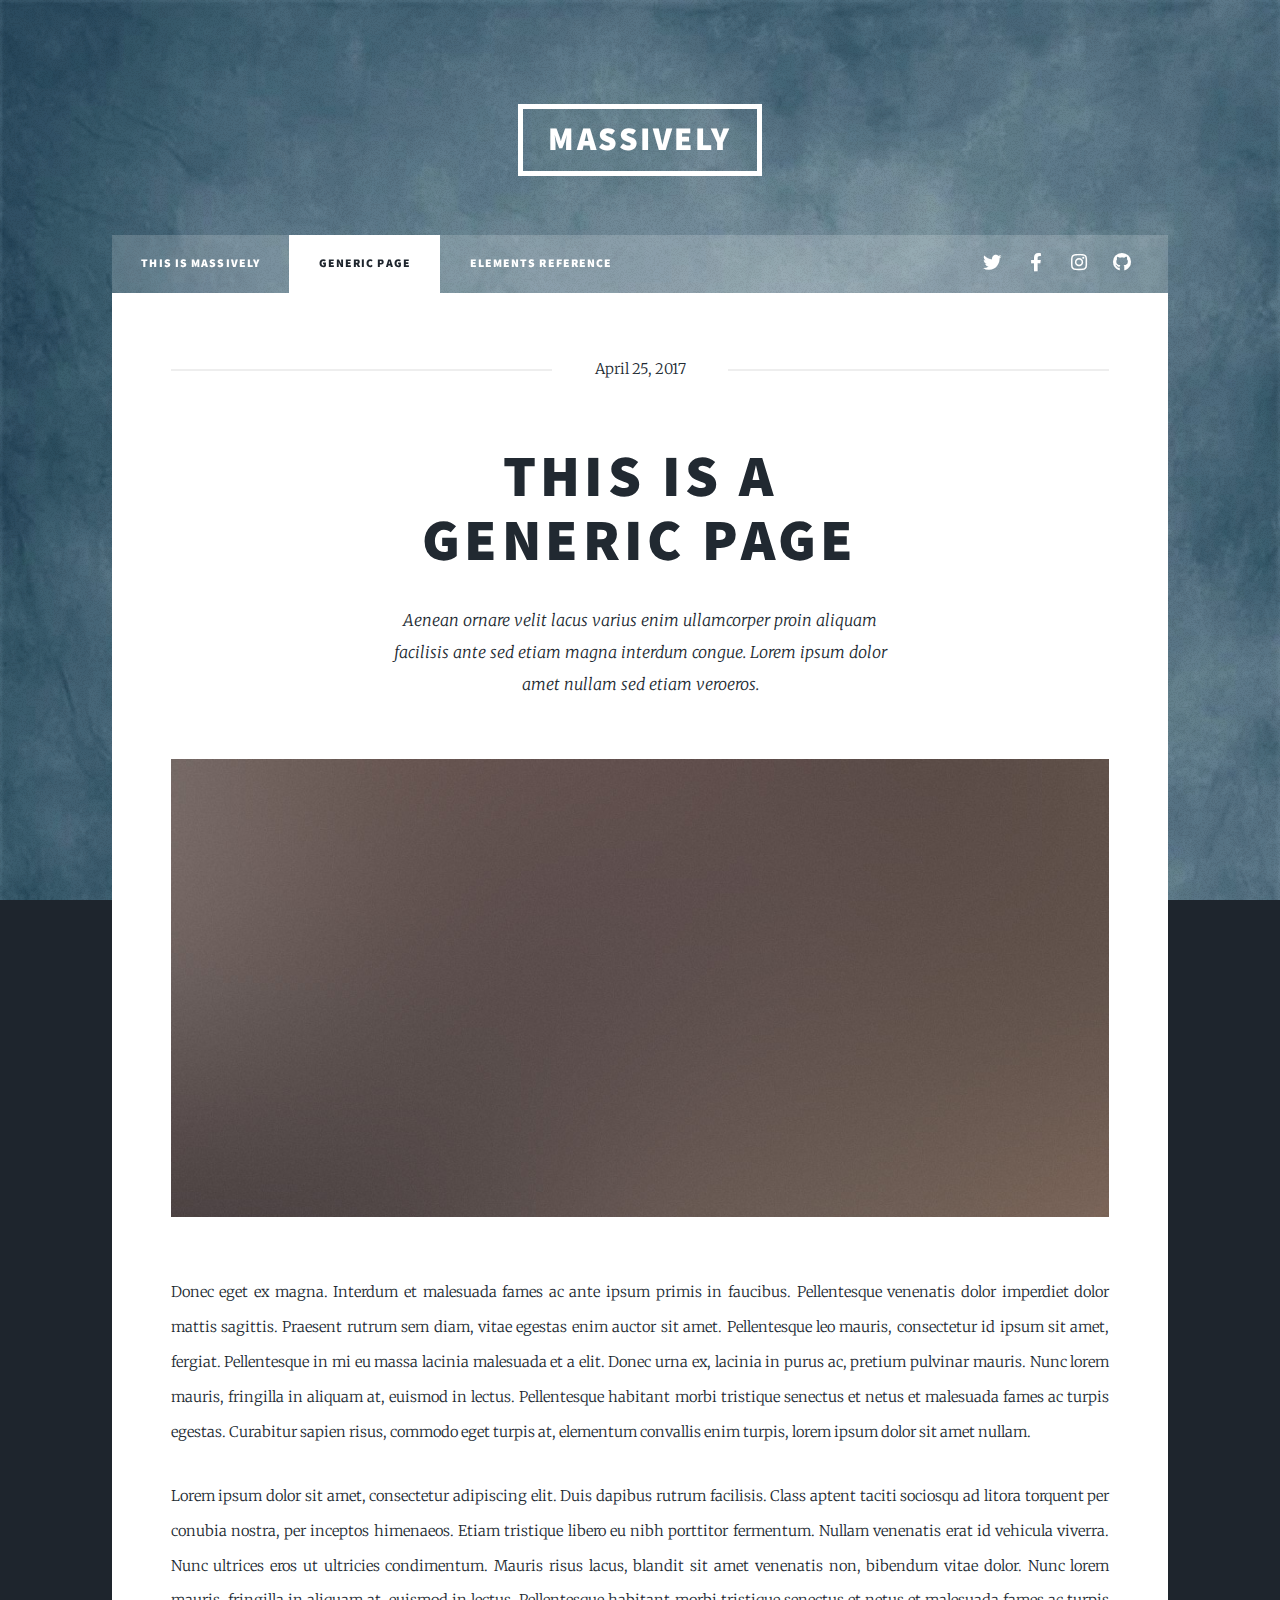
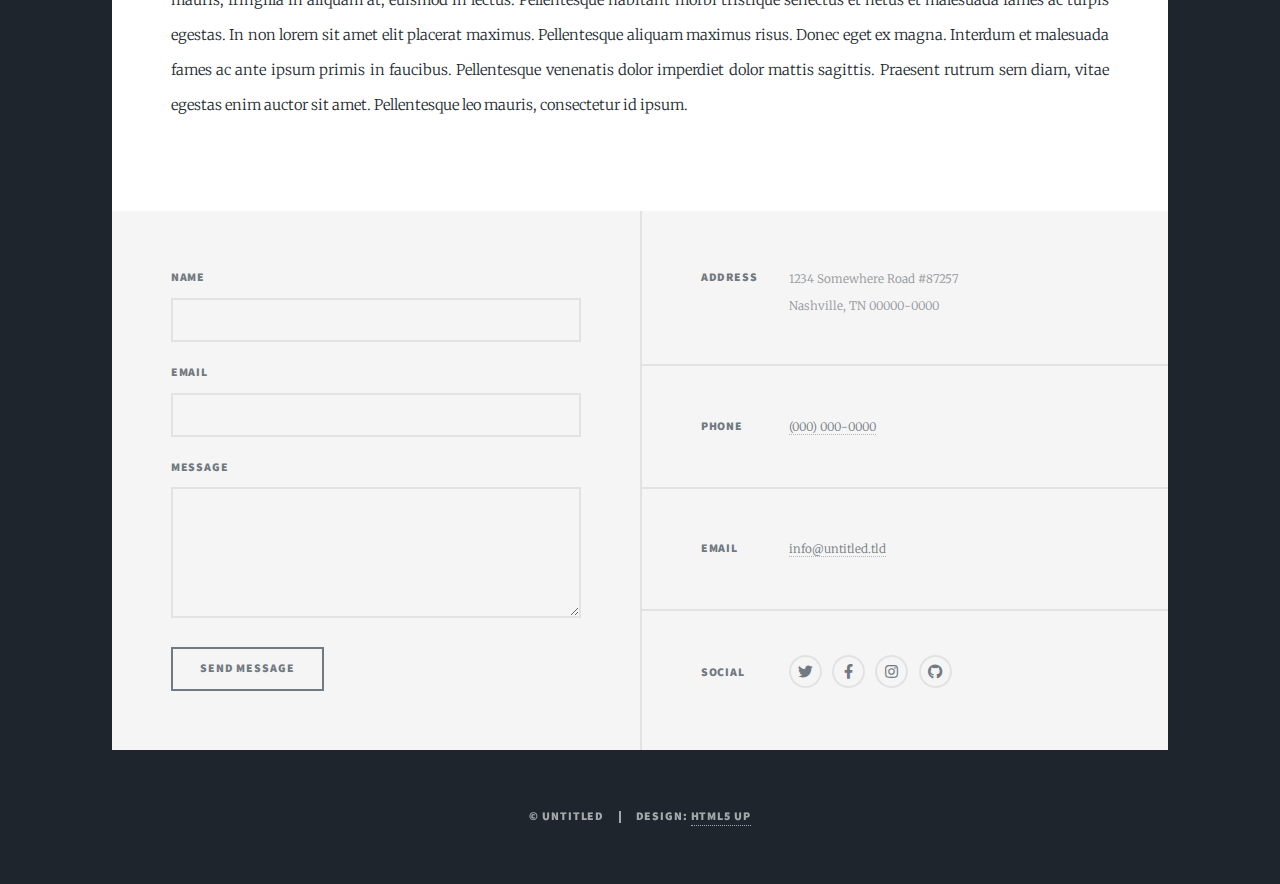
<file: generic.html>
<!DOCTYPE HTML>
<!--
	Massively by HTML5 UP
	html5up.net | @ajlkn
	Free for personal and commercial use under the CCA 3.0 license (html5up.net/license)
-->
<html>
	<head>
		<title>Generic Page - Massively by HTML5 UP</title>
		<meta charset="utf-8" />
		<meta name="viewport" content="width=device-width, initial-scale=1, user-scalable=no" />
		<link rel="stylesheet" href="assets/css/main.css" />
		<noscript><link rel="stylesheet" href="assets/css/noscript.css" /></noscript>
	</head>
	<body class="is-preload">

		<!-- Wrapper -->
			<div id="wrapper">

				<!-- Header -->
					<header id="header">
						<a href="index.html" class="logo">Massively</a>
					</header>

				<!-- Nav -->
					<nav id="nav">
						<ul class="links">
							<li><a href="index.html">This is Massively</a></li>
							<li class="active"><a href="generic.html">Generic Page</a></li>
							<li><a href="elements.html">Elements Reference</a></li>
						</ul>
						<ul class="icons">
							<li><a href="#" class="icon brands fa-twitter"><span class="label">Twitter</span></a></li>
							<li><a href="#" class="icon brands fa-facebook-f"><span class="label">Facebook</span></a></li>
							<li><a href="#" class="icon brands fa-instagram"><span class="label">Instagram</span></a></li>
							<li><a href="#" class="icon brands fa-github"><span class="label">GitHub</span></a></li>
						</ul>
					</nav>

				<!-- Main -->
					<div id="main">

						<!-- Post -->
							<section class="post">
								<header class="major">
									<span class="date">April 25, 2017</span>
									<h1>This is a<br />
									Generic Page</h1>
									<p>Aenean ornare velit lacus varius enim ullamcorper proin aliquam<br />
									facilisis ante sed etiam magna interdum congue. Lorem ipsum dolor<br />
									amet nullam sed etiam veroeros.</p>
								</header>
								<div class="image main"><img src="images/pic01.jpg" alt="" /></div>
								<p>Donec eget ex magna. Interdum et malesuada fames ac ante ipsum primis in faucibus. Pellentesque venenatis dolor imperdiet dolor mattis sagittis. Praesent rutrum sem diam, vitae egestas enim auctor sit amet. Pellentesque leo mauris, consectetur id ipsum sit amet, fergiat. Pellentesque in mi eu massa lacinia malesuada et a elit. Donec urna ex, lacinia in purus ac, pretium pulvinar mauris. Nunc lorem mauris, fringilla in aliquam at, euismod in lectus. Pellentesque habitant morbi tristique senectus et netus et malesuada fames ac turpis egestas. Curabitur sapien risus, commodo eget turpis at, elementum convallis enim turpis, lorem ipsum dolor sit amet nullam.</p>
								<p>Lorem ipsum dolor sit amet, consectetur adipiscing elit. Duis dapibus rutrum facilisis. Class aptent taciti sociosqu ad litora torquent per conubia nostra, per inceptos himenaeos. Etiam tristique libero eu nibh porttitor fermentum. Nullam venenatis erat id vehicula viverra. Nunc ultrices eros ut ultricies condimentum. Mauris risus lacus, blandit sit amet venenatis non, bibendum vitae dolor. Nunc lorem mauris, fringilla in aliquam at, euismod in lectus. Pellentesque habitant morbi tristique senectus et netus et malesuada fames ac turpis egestas. In non lorem sit amet elit placerat maximus. Pellentesque aliquam maximus risus. Donec eget ex magna. Interdum et malesuada fames ac ante ipsum primis in faucibus. Pellentesque venenatis dolor imperdiet dolor mattis sagittis. Praesent rutrum sem diam, vitae egestas enim auctor sit amet. Pellentesque leo mauris, consectetur id ipsum.</p>
							</section>

					</div>

				<!-- Footer -->
					<footer id="footer">
						<section>
							<form method="post" action="#">
								<div class="fields">
									<div class="field">
										<label for="name">Name</label>
										<input type="text" name="name" id="name" />
									</div>
									<div class="field">
										<label for="email">Email</label>
										<input type="text" name="email" id="email" />
									</div>
									<div class="field">
										<label for="message">Message</label>
										<textarea name="message" id="message" rows="3"></textarea>
									</div>
								</div>
								<ul class="actions">
									<li><input type="submit" value="Send Message" /></li>
								</ul>
							</form>
						</section>
						<section class="split contact">
							<section class="alt">
								<h3>Address</h3>
								<p>1234 Somewhere Road #87257<br />
								Nashville, TN 00000-0000</p>
							</section>
							<section>
								<h3>Phone</h3>
								<p><a href="#">(000) 000-0000</a></p>
							</section>
							<section>
								<h3>Email</h3>
								<p><a href="#">info@untitled.tld</a></p>
							</section>
							<section>
								<h3>Social</h3>
								<ul class="icons alt">
									<li><a href="#" class="icon brands alt fa-twitter"><span class="label">Twitter</span></a></li>
									<li><a href="#" class="icon brands alt fa-facebook-f"><span class="label">Facebook</span></a></li>
									<li><a href="#" class="icon brands alt fa-instagram"><span class="label">Instagram</span></a></li>
									<li><a href="#" class="icon brands alt fa-github"><span class="label">GitHub</span></a></li>
								</ul>
							</section>
						</section>
					</footer>

				<!-- Copyright -->
					<div id="copyright">
						<ul><li>&copy; Untitled</li><li>Design: <a href="https://html5up.net">HTML5 UP</a></li></ul>
					</div>

			</div>

		<!-- Scripts -->
			<script src="assets/js/jquery.min.js"></script>
			<script src="assets/js/jquery.scrollex.min.js"></script>
			<script src="assets/js/jquery.scrolly.min.js"></script>
			<script src="assets/js/browser.min.js"></script>
			<script src="assets/js/breakpoints.min.js"></script>
			<script src="assets/js/util.js"></script>
			<script src="assets/js/main.js"></script>

	</body>
</html>
</file>
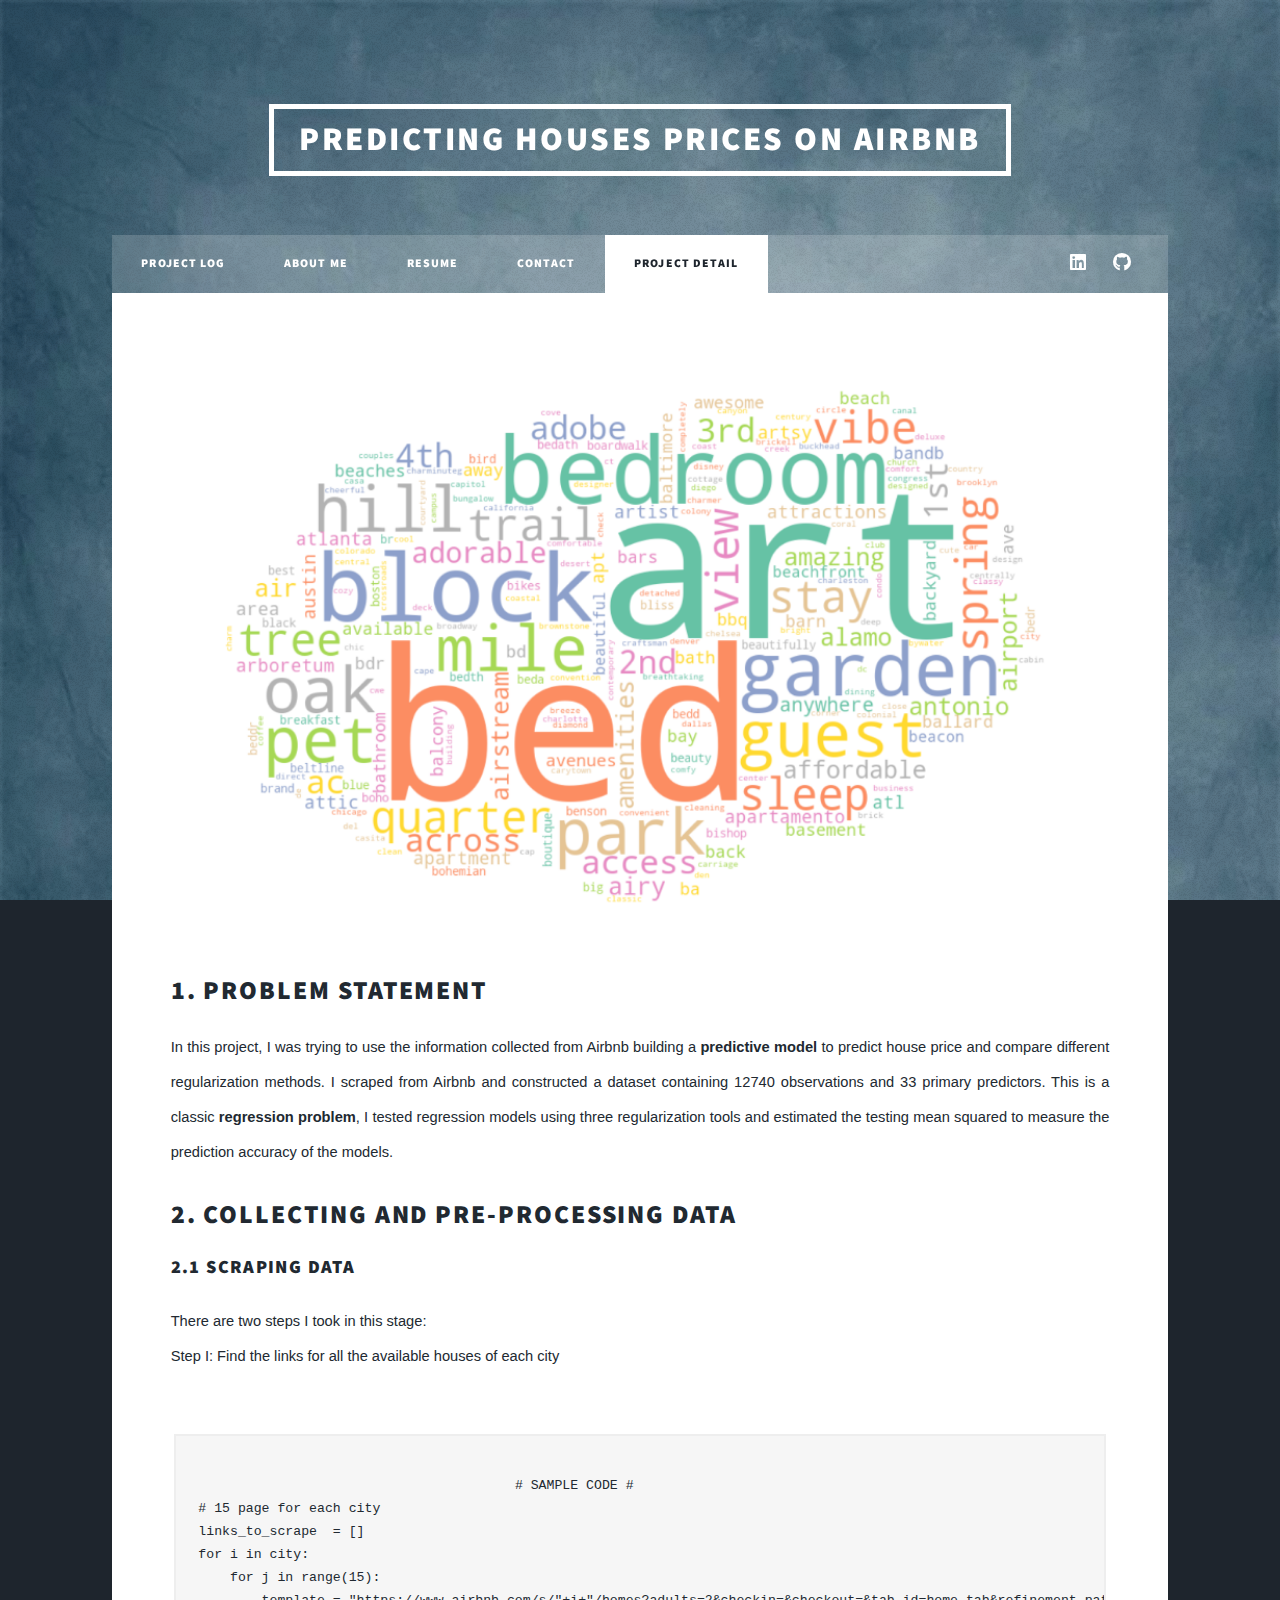
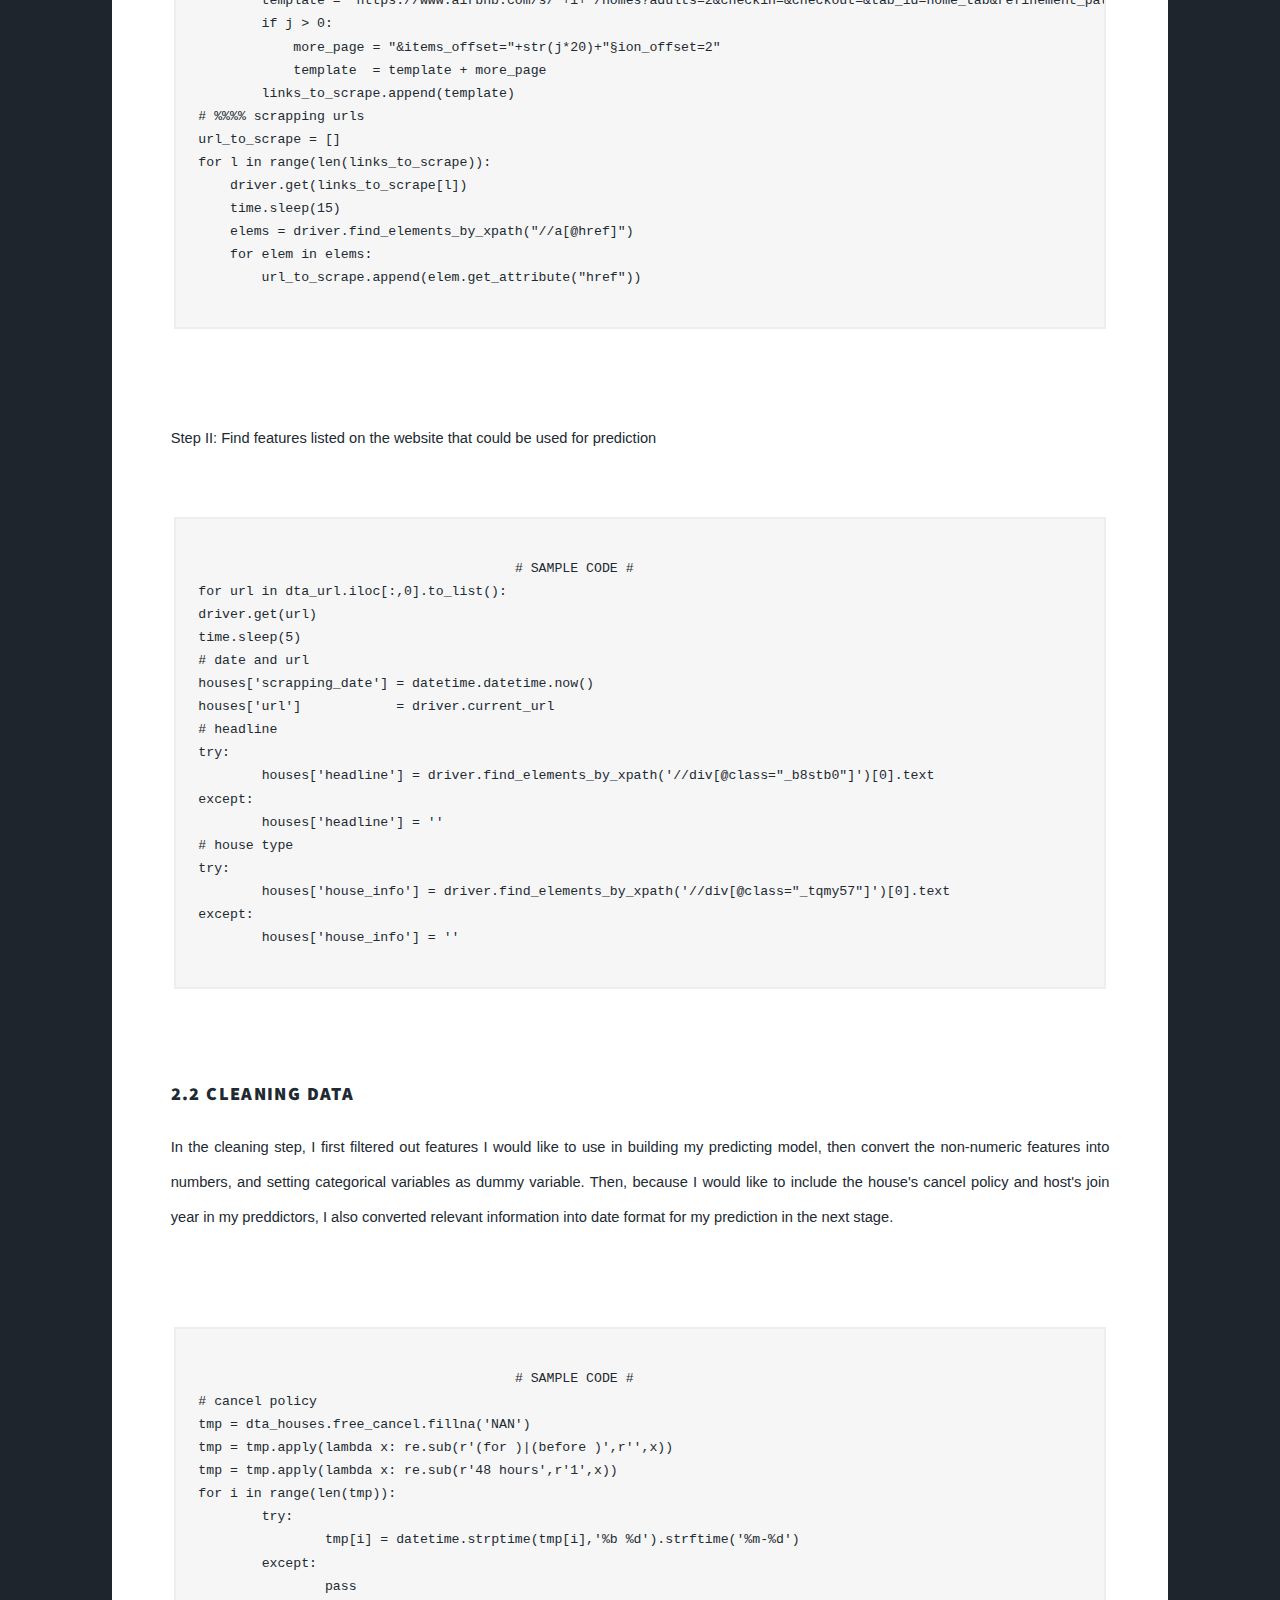
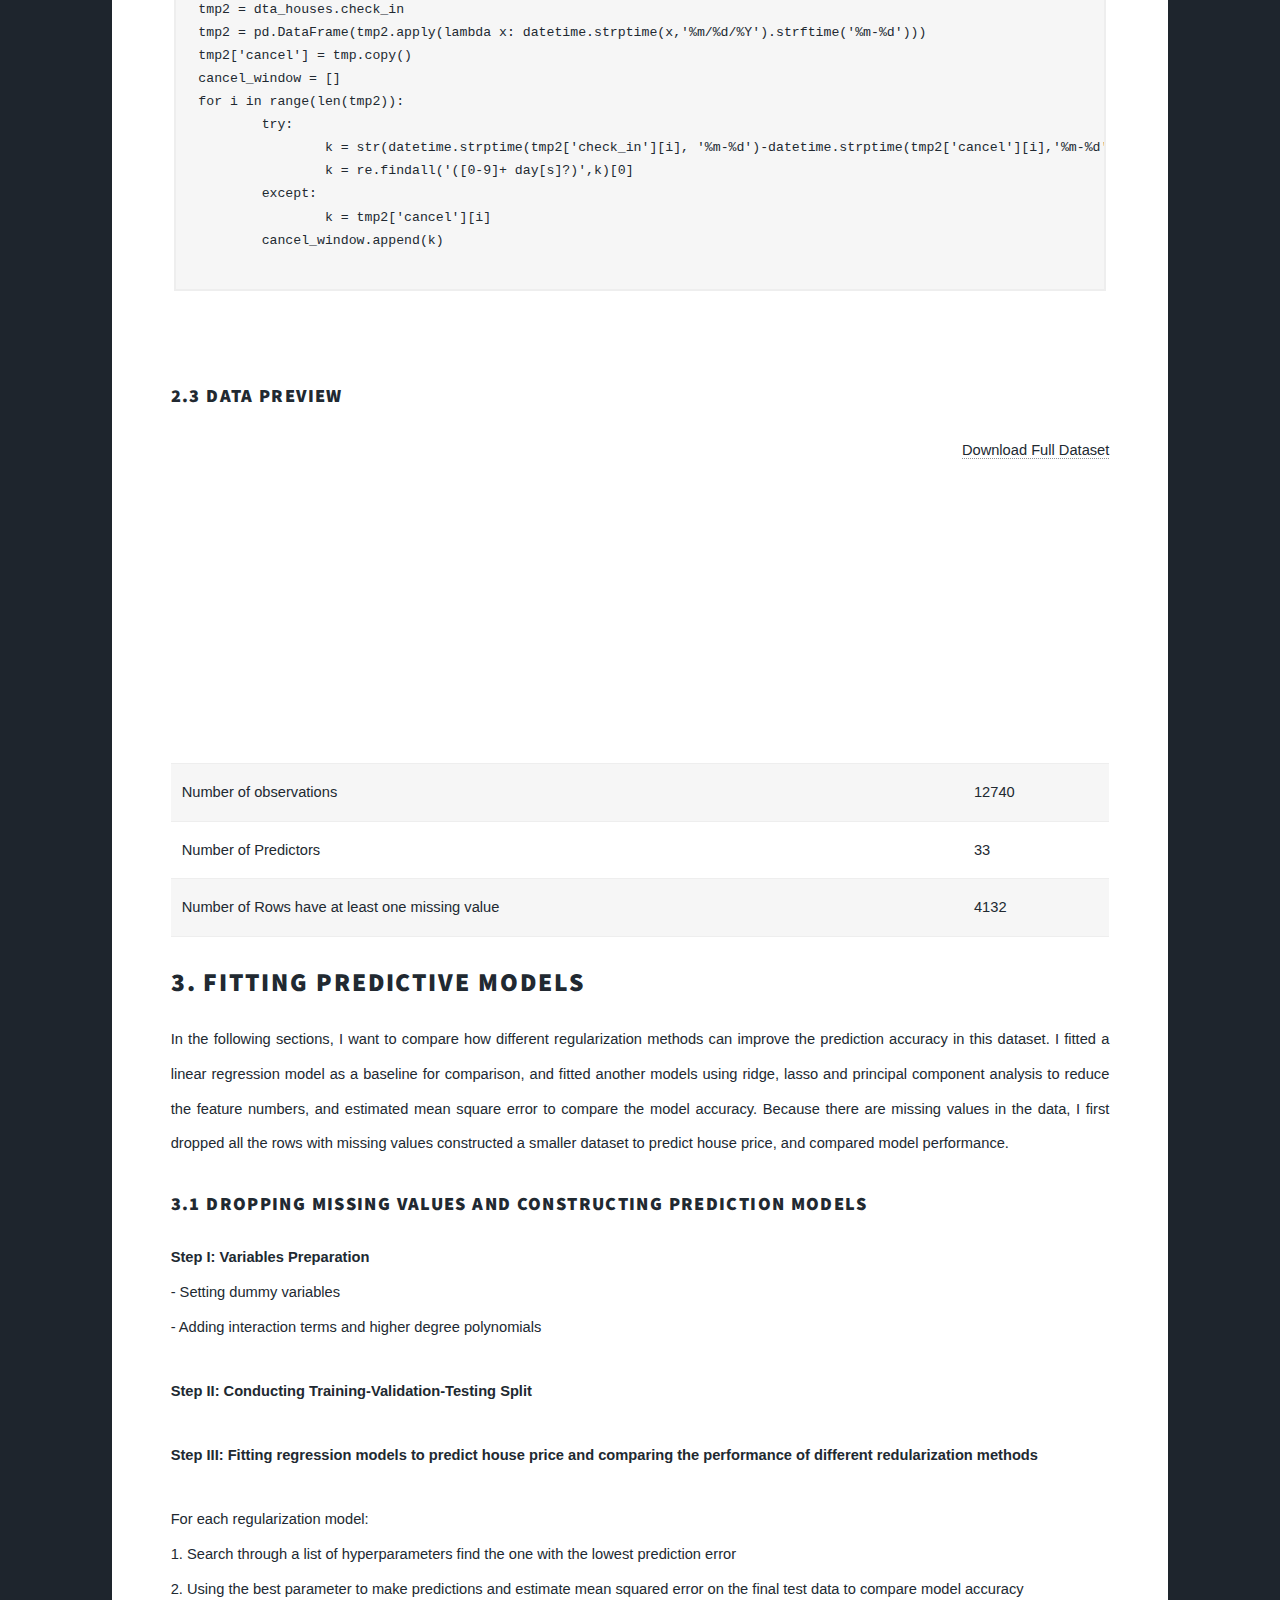
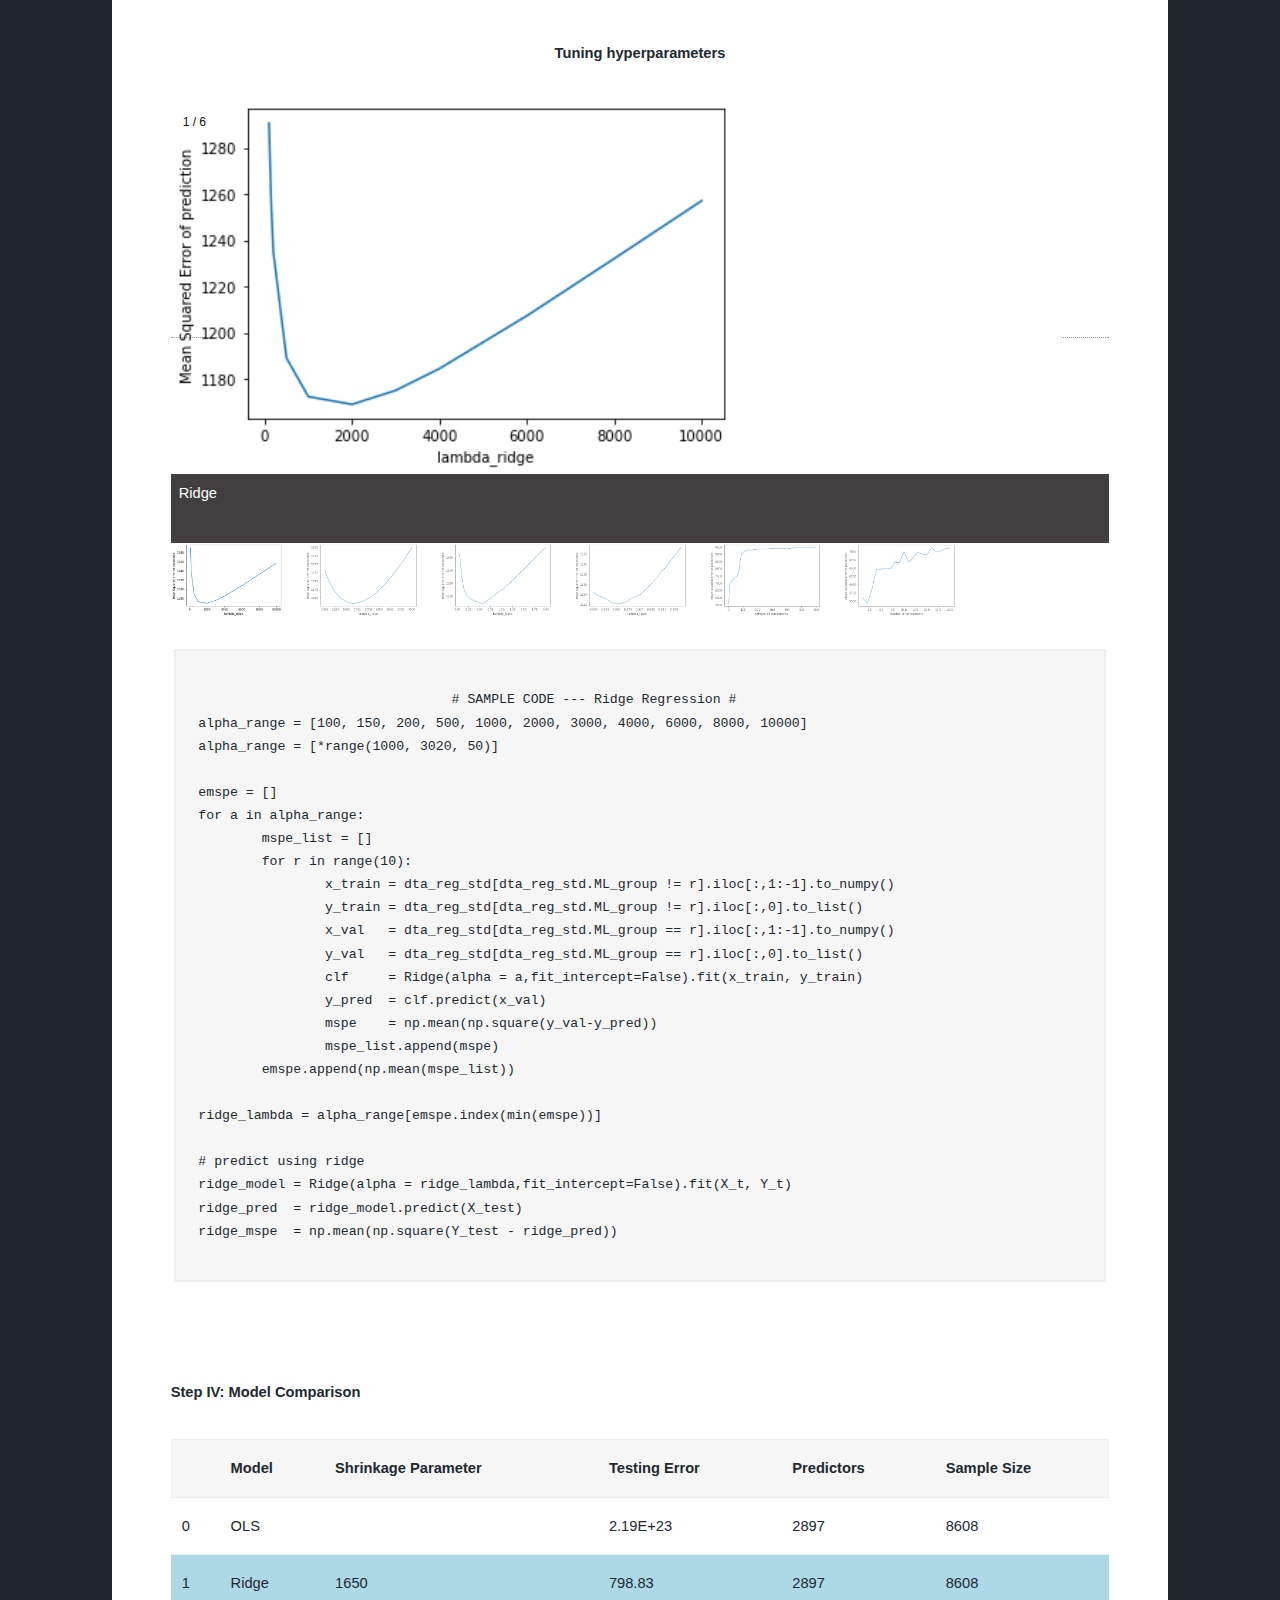
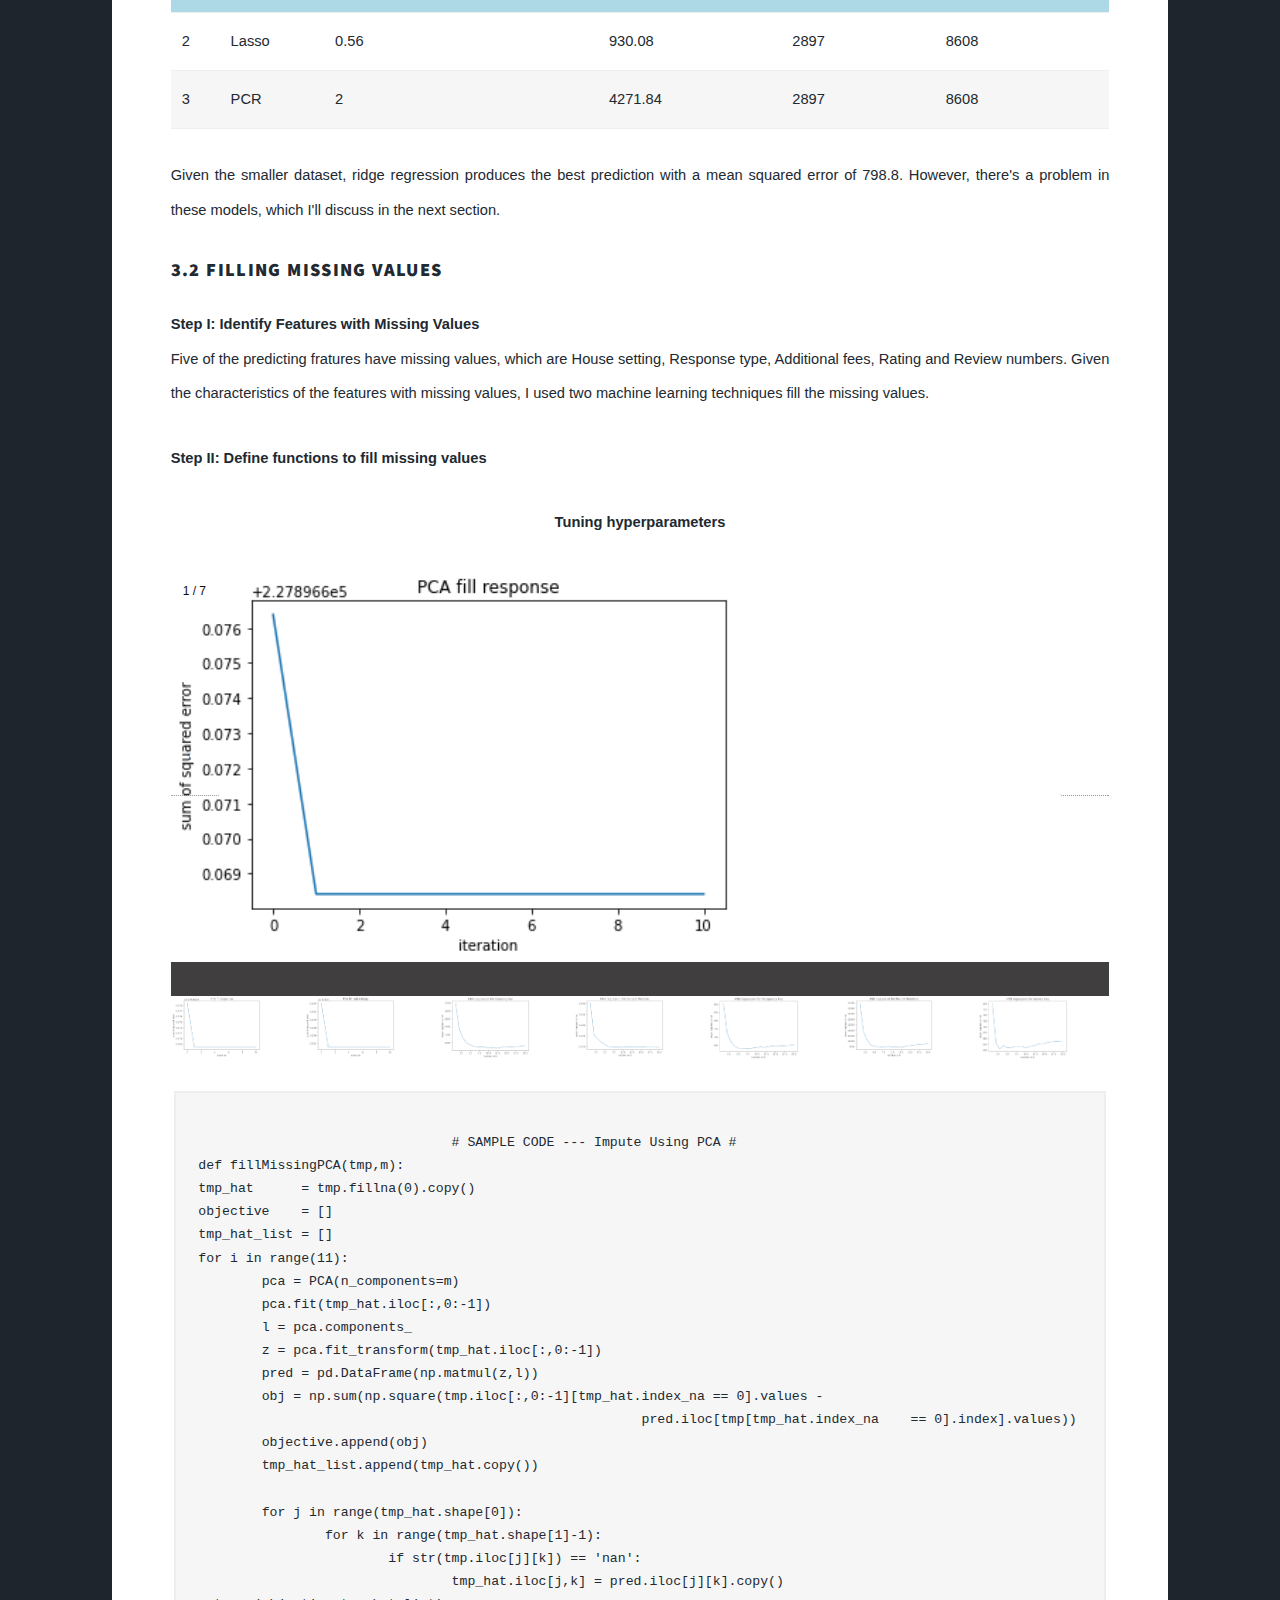
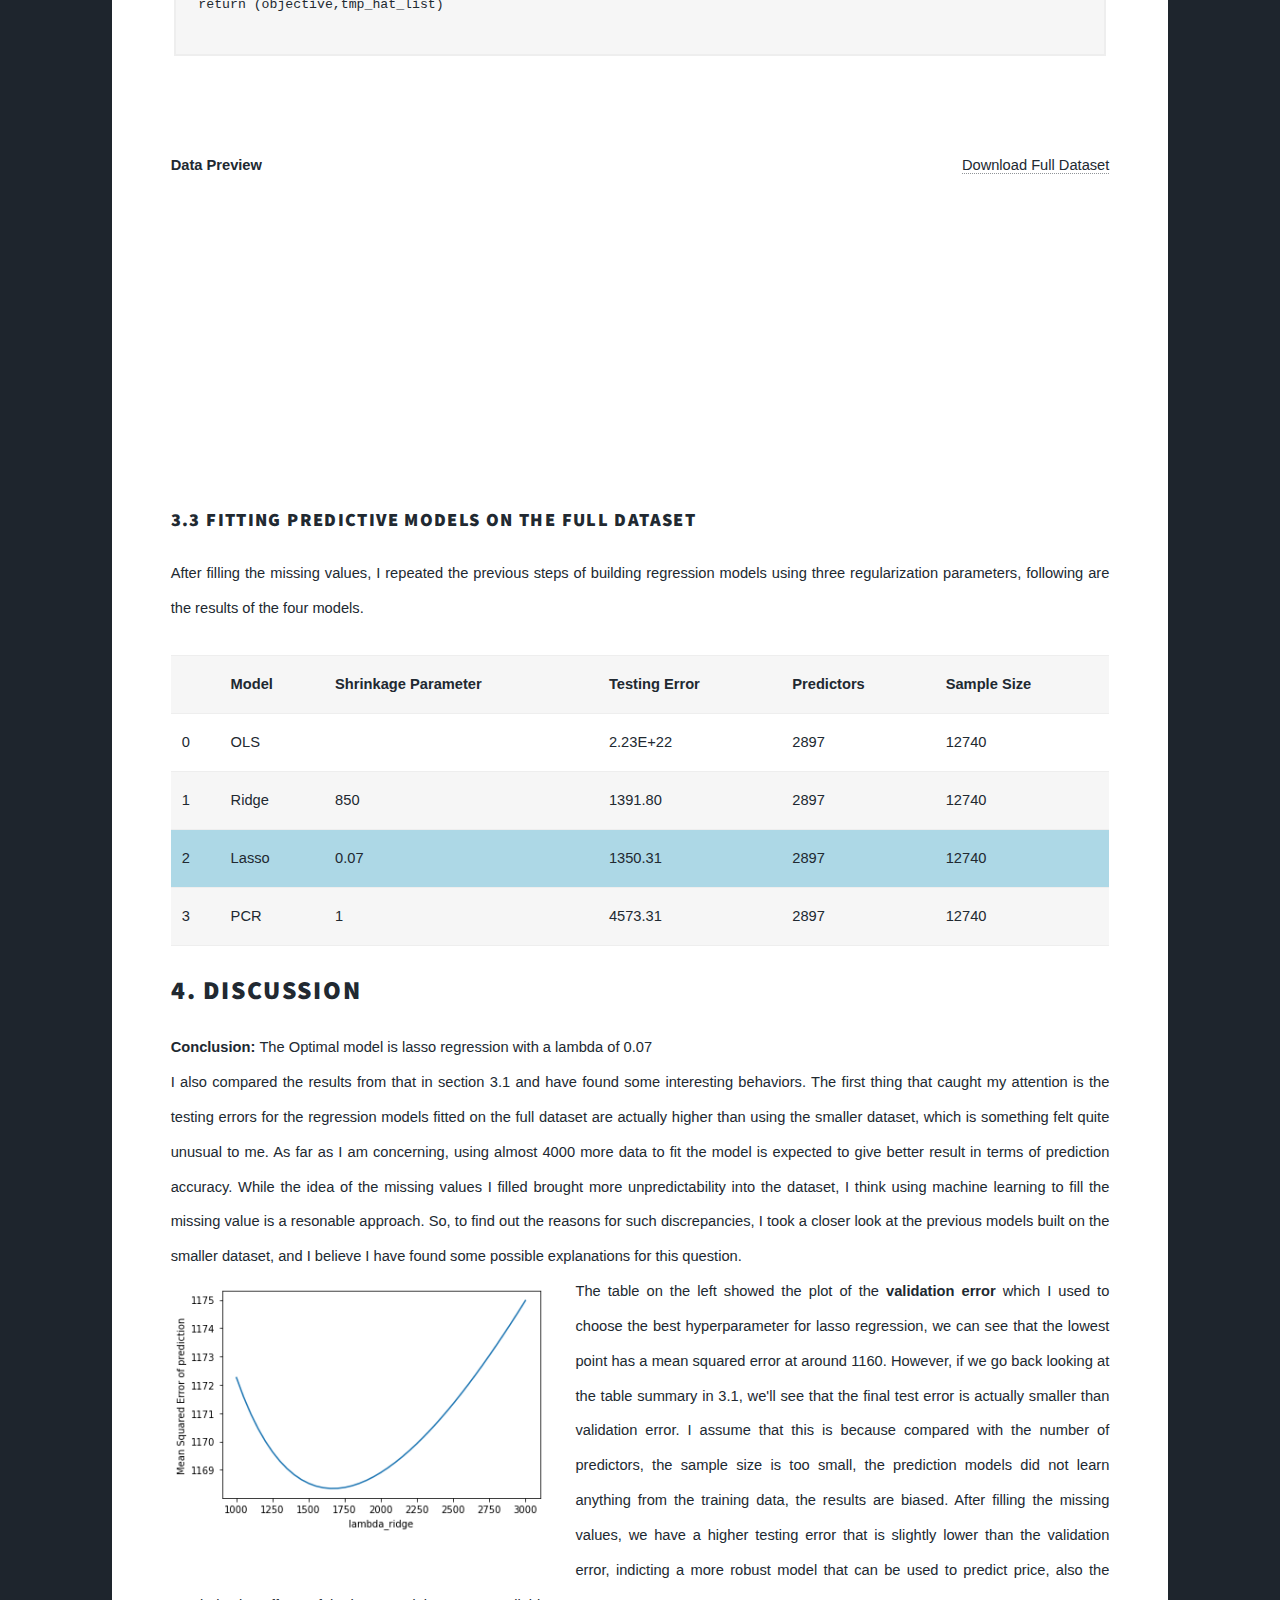
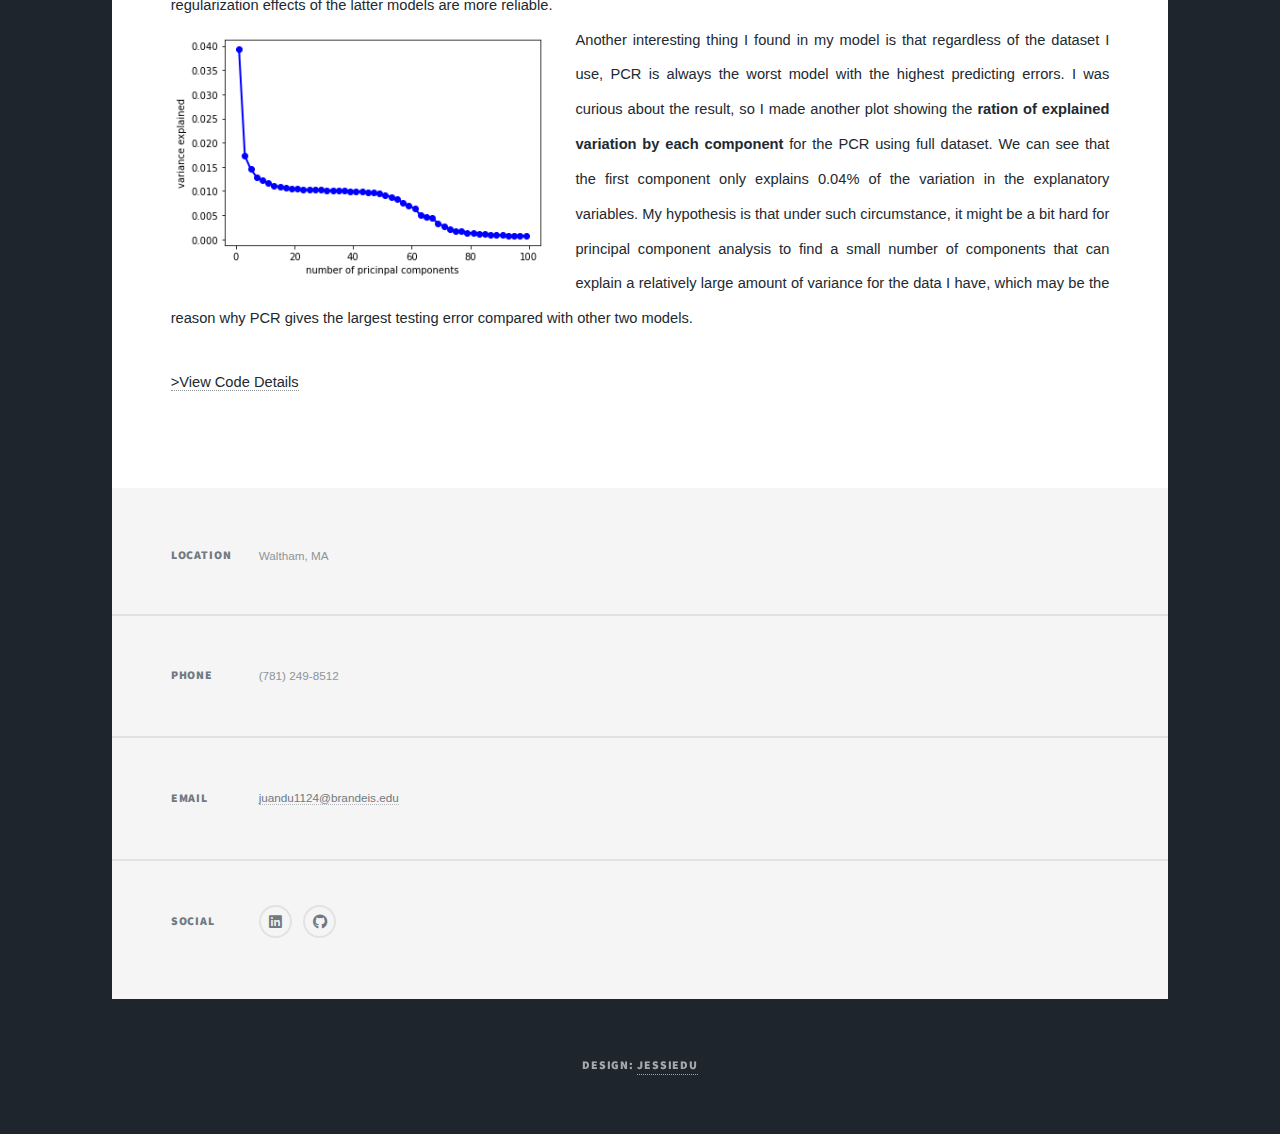
<file: Project_airbnb.html>
<!DOCTYPE HTML>
<!--
	Massively by HTML5 UP
	html5up.net | @ajlkn
	Free for personal and commercial use under the CCA 3.0 license (html5up.net/license)
-->
<html>
	<head>
		<title>Jessie The Analyst Portfolio</title>
		<meta charset="utf-8" />
		<meta name="viewport" content="width=device-width, initial-scale=1, user-scalable=no" />
		<link rel="stylesheet" href="assets/css/main.css" />
		<noscript><link rel="stylesheet" href="assets/css/noscript.css" /></noscript>
	</head>
	<body class="is-preload">

		<!-- Wrapper -->
			<div id="wrapper">

				<!-- Header -->
					<header id="header">
						<a class="logo">Predicting Houses Prices on Airbnb</a>
					</header>

				<!-- Nav -->
					<nav id="nav">
						<ul class="links">
							<li><a href="index.html">Project Log</a></li>
							<li><a href="aboutme.html">About Me</a></li>
							<li><a href="resume.html">Resume</a></li>
							<li><a href="contact.html">Contact</a></li>
							<li class="active"><a href="Project_airbnb.html">Project Detail</a></li>
						</ul>
						<ul class="icons">
							<li><a href="https://www.linkedin.com/in/juandu-00416/" class="icon brands alt fa-linkedin"><span class="label">LinkedIn</span></a></li>
							<li><a href="https://github.com/jessieDu314" class="icon brands alt fa-github"><span class="label">GitHub</span></a></li>
						</ul>
					</nav>

				<!-- Main -->
					<div id="main">

						<!-- Post -->
							<section class="post">
								<div class="image main"><img src="images/wordcloud1.png" alt="" /></div>
								<h2>1. Problem Statement</h2>
								<p>In this project, I was trying to use the information collected from Airbnb building a <b>predictive model</b> to predict house price and compare different regularization methods.
								   I scraped from Airbnb and constructed a dataset containing 12740 observations and 33 primary predictors.
								   This is a classic <b>regression problem</b>, I tested regression models using three regularization tools and estimated the testing mean squared to measure the prediction accuracy of the models.
								</p>
								<h2>2. Collecting and Pre-processing Data</h2>
								<h3>2.1 Scraping Data</h3>
								<p>
								   There are two steps I took in this stage:<br/>Step I: Find the links for all the available houses of each city
								</p>
								   <pre>
									<code>
					# SAMPLE CODE #
# 15 page for each city
links_to_scrape  = []
for i in city:
    for j in range(15):
        template = "https://www.airbnb.com/s/"+i+"/homes?adults=2&checkin=&checkout=&tab_id=home_tab&refinement_paths%5B%5D=%2Fhomes&flexible_trip_dates%5B%5D=december&flexible_trip_dates%5B%5D=january&flexible_trip_dates%5B%5D=february&flexible_trip_dates%5B%5D=march&date_picker_type=flexible_dates&source=structured_search_input_header&search_type=search_query&flexible_trip_lengths%5B%5D=weekend_trip"
        if j > 0:
            more_page = "&items_offset="+str(j*20)+"&section_offset=2"
            template  = template + more_page                    
        links_to_scrape.append(template)
# %%%% scrapping urls
url_to_scrape = []
for l in range(len(links_to_scrape)):
    driver.get(links_to_scrape[l])
    time.sleep(15)
    elems = driver.find_elements_by_xpath("//a[@href]")
    for elem in elems:
        url_to_scrape.append(elem.get_attribute("href"))
									</code>
								</pre>
								<p>
									Step II: Find features listed on the website that could be used for prediction
								</p>
								<pre>
									<code>
					# SAMPLE CODE #
for url in dta_url.iloc[:,0].to_list():    
driver.get(url)
time.sleep(5)
# date and url        
houses['scrapping_date'] = datetime.datetime.now()
houses['url']            = driver.current_url
# headline
try:
	houses['headline'] = driver.find_elements_by_xpath('//div[@class="_b8stb0"]')[0].text
except:
	houses['headline'] = ''
# house type
try:
	houses['house_info'] = driver.find_elements_by_xpath('//div[@class="_tqmy57"]')[0].text
except:
	houses['house_info'] = ''
								    </code>
							    </pre>
								
								<h3>2.2 Cleaning Data</h3>
								<p>
									In the cleaning step, I first filtered out features I would like to use in building my predicting model, then convert the non-numeric features into numbers, and setting categorical variables as dummy variable.
									Then, because I would like to include the house's cancel policy and host's join year in my preddictors, I also converted relevant information into date format for my prediction in the next stage.
								</p>								
								<pre>	
									<code>
					# SAMPLE CODE #
# cancel policy                                                                                                                                  
tmp = dta_houses.free_cancel.fillna('NAN')
tmp = tmp.apply(lambda x: re.sub(r'(for )|(before )',r'',x))
tmp = tmp.apply(lambda x: re.sub(r'48 hours',r'1',x))
for i in range(len(tmp)):
	try:
		tmp[i] = datetime.strptime(tmp[i],'%b %d').strftime('%m-%d')
	except:
		pass
tmp2 = dta_houses.check_in
tmp2 = pd.DataFrame(tmp2.apply(lambda x: datetime.strptime(x,'%m/%d/%Y').strftime('%m-%d')))
tmp2['cancel'] = tmp.copy()
cancel_window = []
for i in range(len(tmp2)):
	try:
		k = str(datetime.strptime(tmp2['check_in'][i], '%m-%d')-datetime.strptime(tmp2['cancel'][i],'%m-%d'))
		k = re.findall('([0-9]+ day[s]?)',k)[0]
	except:
		k = tmp2['cancel'][i]
	cancel_window.append(k)
									</code>
								</pre>	
								<p style = "text-align:left;">
									<h3>2.3 Data Preview</h3>
									<span style="float:right;">
										<a href="dataset/dta_airbnb_clean_final.xlsx" download class="logo">Download Full Dataset</a>
									</span>
								</p>
								<iframe width="900" height="282" frameborder="0" scrolling="no" 
										src="https://onedrive.live.com/embed?resid=88903E3A3771A086%211171&authkey=%21AHgWb2Vmaii4E-U&em=2&wdAllowInteractivity=False&Item='dta_airbnb_clean_final'!A1%3AAL12&wdInConfigurator=True">

								</iframe>
								<table>
									<tbody>
									  	<tr>
											<td>Number of observations</td>
											<td>12740</td>
									  	</tr>
										<tr>
											<td>Number of Predictors</td>
											<td>33</td>
										</tr>
										<tr>
											<td>Number of Rows have at least one missing value</td>
											<td>4132</td>
										</tr>
									</tbody>
								</table>
								<h2>3. Fitting Predictive Models</h2>
								<p>
									In the following sections, I want to compare how different regularization methods can improve the prediction accuracy in this dataset. 
									I  fitted a linear regression model as a baseline for comparison, and fitted another models using ridge, lasso and principal 
									component analysis to reduce the feature numbers, and estimated mean square error to compare the model accuracy. 
									Because there are missing values in the data, I first dropped all the rows with missing values constructed a smaller dataset to predict house price, 
									and compared model performance.
								</p>
								<h3>3.1 Dropping missing values and constructing prediction models</h3>
								<p><b>Step I: Variables Preparation</b></br>
										- Setting dummy variables</br>
										- Adding interaction terms and higher degree polynomials</br>
								</p>	
								<p><b>Step II: Conducting Training-Validation-Testing Split</b></p>
								<p><b>Step III: Fitting regression models to predict house price and comparing the performance of different redularization methods</b></p>
								<p>
									For each regularization model:</br>
									1. Search through a list of hyperparameters find the one with the lowest prediction error</br>
									2. Using the best parameter to make predictions and estimate mean squared error on the final test data to compare model accuracy
								</p>

								<!-- Photo gallery -->
								<!-- <meta name="viewport" content="width=device-width, initial-scale=1"> -->
								<p style="text-align:center"><b>Tuning hyperparameters</b></p>
								<div class="mycontainer1" >
									<div class="mySlides">
										<div class="numbertext">1 / 6</div>
										<img src="images/dropNA_ridge1.png" style="width:60%;text-align: center" >
									</div>
									<div class="mySlides">
										<div class="numbertext">2 / 6</div>
										<img src="images/dropNA_ridge2.png" style="width:60%;text-align: center" >
									</div>
									<div class="mySlides">
										<div class="numbertext">3 / 6</div>
										<img src="images/dropNA_lasso1.png" style="width:60%;text-align: center" >
									</div>
									<div class="mySlides">
										<div class="numbertext">4 / 6</div>
										<img src="images/dropNA_lasso2.png" style="width:60%;text-align: center" >
									</div>
									<div class="mySlides">
										<div class="numbertext">5 / 6</div>
										<img src="images/dropNA_pca1.png" style="width:60%;text-align: center" >
									</div>
									<div class="mySlides">
										<div class="numbertext">6 / 6</div>
										<img src="images/dropNA_pca2.png" style="width:60%;text-align: center" >
									</div>
									
									<a class="prev" onclick="plusSlides(-1)">❮</a>
									<a class="next" onclick="plusSlides(1)">❯</a>

									<div class="caption-container">
										<p id="caption"></p>
									</div>

									<div class="row">
										<div class="column">
										<img class="demo cursor" src="images/dropNA_ridge1.png" style="width:100%" onclick="currentSlide(1)" alt="Ridge">
										</div>
										<div class="column">
										<img class="demo cursor" src="images/dropNA_ridge2.png" style="width:100%" onclick="currentSlide(2)" alt="Ridge">
										</div>
										<div class="column">
											<img class="demo cursor" src="images/dropNA_lasso1.png" style="width:100%" onclick="currentSlide(3)" alt="Lasso">
										</div>
										<div class="column">
											<img class="demo cursor" src="images/dropNA_lasso2.png" style="width:100%" onclick="currentSlide(4)" alt="Lasso">
										</div>
										<div class="column">
											<img class="demo cursor" src="images/dropNA_pca1.png" style="width:100%" onclick="currentSlide(5)" alt="PCA">
										</div>    
										<div class="column">
											<img class="demo cursor" src="images/dropNA_pca2.png" style="width:100%" onclick="currentSlide(6)" alt="PCA">
										</div>
									</div>
								</div>
								<script>
									let slideIndex = 1;
									showSlides(slideIndex);

									function plusSlides(n) {
									showSlides(slideIndex += n);
									}

									function currentSlide(n) {
									showSlides(slideIndex = n);
									}

									function showSlides(n) {
										let i;
										let slides = document.getElementsByClassName("mySlides");
										let dots = document.getElementsByClassName("demo");
										let captionText = document.getElementById("caption");
										if (n > slides.length) {slideIndex = 1}
										if (n < 1) {slideIndex = slides.length}
										for (i = 0; i < slides.length; i++) {
											slides[i].style.display = "none";
										}
										for (i = 0; i < dots.length; i++) {
											dots[i].className = dots[i].className.replace(" active", "");
										}
										slides[slideIndex-1].style.display = "block";
										dots[slideIndex-1].className += " active";
										captionText.innerHTML = dots[slideIndex-1].alt;
									}
								</script>
									
								<pre>
									<code>
				# SAMPLE CODE --- Ridge Regression #
alpha_range = [100, 150, 200, 500, 1000, 2000, 3000, 4000, 6000, 8000, 10000]
alpha_range = [*range(1000, 3020, 50)]

emspe = []
for a in alpha_range: 
	mspe_list = []
	for r in range(10):        
		x_train = dta_reg_std[dta_reg_std.ML_group != r].iloc[:,1:-1].to_numpy()
		y_train = dta_reg_std[dta_reg_std.ML_group != r].iloc[:,0].to_list()
		x_val   = dta_reg_std[dta_reg_std.ML_group == r].iloc[:,1:-1].to_numpy()
		y_val   = dta_reg_std[dta_reg_std.ML_group == r].iloc[:,0].to_list()
		clf     = Ridge(alpha = a,fit_intercept=False).fit(x_train, y_train)
		y_pred  = clf.predict(x_val) 
		mspe    = np.mean(np.square(y_val-y_pred))
		mspe_list.append(mspe)
	emspe.append(np.mean(mspe_list))

ridge_lambda = alpha_range[emspe.index(min(emspe))]

# predict using ridge
ridge_model = Ridge(alpha = ridge_lambda,fit_intercept=False).fit(X_t, Y_t)
ridge_pred  = ridge_model.predict(X_test)
ridge_mspe  = np.mean(np.square(Y_test - ridge_pred))
								    </code>
							    </pre>
								<p><b>Step IV: Model Comparison</b></p>
								<table>
									<tbody>
									  	<tr>
											<td></td>
											<td><b>Model</b></td>
											<td><b>Shrinkage Parameter</b></td>
											<td><b>Testing Error</b></td>
											<td><b>Predictors</b></td>
											<td><b>Sample Size</b></td>
									  	</tr>
										<tr>
											<td>0</td>
											<td>OLS</td>
											<td></td>
											<td>2.19E+23</td>
											<td>2897</td>
											<td>8608</td>
										</tr>
										<tr style="background-color: lightblue">
											<td>1</td>
											<td>Ridge</td>
											<td>1650</td>
											<td>798.83</td>
											<td>2897</td>
											<td>8608</td>
										</tr>
										<tr>
											<td>2</td>
											<td>Lasso</td>
											<td>0.56</td>
											<td>930.08</td>
											<td>2897</td>
											<td>8608</td>
										</tr>
										<tr>
											<td>3</td>
											<td>PCR</td>
											<td>2</td>
											<td>4271.84</td>
											<td>2897</td>
											<td>8608</td>
										</tr>
									</tbody>
								</table>
								<p>
									Given the smaller dataset, ridge regression produces the best prediction with a mean squared error of 798.8. 
									However, there's a problem in these models, which I'll discuss in the next section.
								</p>
								<h3>3.2 Filling missing values</h3>
								<p>
									<b>Step I: Identify Features with Missing Values </b></br>
									Five of the predicting fratures have missing values, which are House setting, Response type, Additional fees, Rating and Review numbers.
									Given the characteristics of the features with missing values, I used two machine learning techniques fill the missing values.
								</p>
								<p><b>Step II: Define functions to fill missing values </b></p>
								
								<meta name="viewport1" content="width=device-width, initial-scale=1">
								<style>
									body {
									font-family: Arial;
									margin: 0;
									}
									* {
									box-sizing: border-box;
									}
									img {
									vertical-align: middle;
									}
									.mycontainer2 {
									position: relative;
									}
									.mySlides1 {
									display: none;
									}
									.cursor {
									cursor: pointer;
									}
									.prev,
									.next {
									cursor: pointer;
									position: absolute;
									top: 40%;
									width: auto;
									padding: 16px;
									margin-top: -50px;
									color: white;
									font-weight: bold;
									font-size: 20px;
									border-radius: 0 3px 3px 0;
									user-select: none;
									-webkit-user-select: none;
									}
									.next {
									right: 0;
									border-radius: 3px 0 0 3px;
									}
									.prev:hover,
									.next:hover {
									background-color: rgba(0, 0, 0, 0.8);
									}
									.numbertext {
									color: #0f0e0e;
									font-size: 12px;
									padding: 8px 12px;
									position: absolute;
									top: 0;
									}
									.caption-container1 {
									text-align: center;
									background-color: rgb(64, 62, 62);
									padding: 2px 8px;
									color: white;
									}
									.row:after {
									content: "";
									display: table;
									clear: both;
									}
									.column {
									float: left;
									width: 14%;
									}
									.demo {
									opacity: 0.6;
									}

									.active,
									.demo:hover {
									opacity: 1;
									}
								</style>
								
								<p style="text-align:center"><b>Tuning hyperparameters</b></p>
								<div class="mycontainer2" >
									<div class="mySlides1">
										<div class="numbertext">1 / 7</div>
										<img src="images/fill_pca_response.png" style="width:60%;text-align: center">
									</div>
									<div class="mySlides1">
										<div class="numbertext">2 / 7</div>
										<img src="images/fill_pca_sub_ratings.png" style="width:60%;text-align: center" >
									</div>
									<div class="mySlides1">
										<div class="numbertext">3 / 7</div>
										<img src="images/fill_knn_cleanfee.png" style="width:60%;text-align: center" >
									</div>
											
									<div class="mySlides1">
										<div class="numbertext">4 / 7</div>
										<img src="images/fill_knn_greview.png" style="width:60%;text-align: center" >
									</div>
								
									<div class="mySlides1">
										<div class="numbertext">5 / 7</div>
										<img src="images/fill_knn_occufee.png" style="width:60%;text-align: center" >
									</div>
											
									<div class="mySlides1">
										<div class="numbertext">6 / 7</div>
										<img src="images/fill_knn_review_number.png" style="width:60%;text-align: center" >
									</div>
									<div class="mySlides1">
										<div class="numbertext">7 / 7</div>
										<img src="images/fill_knn_servicefee.png" style="width:60%;text-align: center" >
									</div>
									
									<a class="prev" onclick="plusSlides1(-1)">❮</a>
									<a class="next" onclick="plusSlides1(1)">❯</a>

									<div class="caption-container1">
										<p id="caption"></p>
									</div>

									<div class="row">
										<div class="column">
											<img class="demo cursor" src="images/fill_pca_response.png" style="width:80%" onclick="currentSlide1(1)" alt="PCA: response rate">
										</div>
										<div class="column">
											<img class="demo cursor" src="images/fill_pca_sub_ratings.png" style="width:80%" onclick="currentSlide1(2)" alt="PCA: sub-ratings">
										</div>
										<div class="column">
											<img class="demo cursor" src="images/fill_knn_cleanfee.png" style="width:80%" onclick="currentSlide1(3)" alt="KNN: cleaning fee">
										</div>
										<div class="column">
											<img class="demo cursor" src="images/fill_knn_greview.png" style="width:80%" onclick="currentSlide1(4)" alt="KNN: general review">
										</div>
										<div class="column">
											<img class="demo cursor" src="images/fill_knn_occufee.png" style="width:80%" onclick="currentSlide1(5)" alt="KNN: occupancy fee">
										</div>    
										<div class="column">
											<img class="demo cursor" src="images/fill_knn_review_number.png" style="width:80%" onclick="currentSlide1(6)" alt="KNN review number">
										</div>
										<div class="column">
											<img class="demo cursor" src="images/fill_knn_servicefee.png" style="width:80%" onclick="currentSlide1(7)" alt="KNN: service fee">
										</div>
									</div>
								</div>
								<script>
									let slideIndex1 = 1;
									showSlides1(slideIndex1);

									function plusSlides1(n) {
									showSlides1(slideIndex1 += n);
									}

									function currentSlide1(n) {
									showSlides1(slideIndex1 = n);
									}

									function showSlides1(n) {
										let i;
										let slides = document.getElementsByClassName("mySlides1");
										let dots = document.getElementsByClassName("demo");
										let captionText = document.getElementById("caption");
										if (n > slides.length) {slideIndex1 = 1}
										if (n < 1) {slideIndex1 = slides.length}
										for (i = 0; i < slides.length; i++) {
											slides[i].style.display = "none";
										}
										for (i = 0; i < dots.length; i++) {
											dots[i].className = dots[i].className.replace(" active", "");
										}
										slides[slideIndex1-1].style.display = "block";
										dots[slideIndex1-1].className += " active";
										captionText.innerHTML = dots[slideIndex1-1].alt;
									}
								</script>

								<pre>
									<code>
				# SAMPLE CODE --- Impute Using PCA #
def fillMissingPCA(tmp,m):
tmp_hat      = tmp.fillna(0).copy()
objective    = []
tmp_hat_list = []
for i in range(11):    
	pca = PCA(n_components=m)
	pca.fit(tmp_hat.iloc[:,0:-1])
	l = pca.components_
	z = pca.fit_transform(tmp_hat.iloc[:,0:-1])    
	pred = pd.DataFrame(np.matmul(z,l))
	obj = np.sum(np.square(tmp.iloc[:,0:-1][tmp_hat.index_na == 0].values - 
							pred.iloc[tmp[tmp_hat.index_na    == 0].index].values))
	objective.append(obj)
	tmp_hat_list.append(tmp_hat.copy())

	for j in range(tmp_hat.shape[0]):
		for k in range(tmp_hat.shape[1]-1):
			if str(tmp.iloc[j][k]) == 'nan':                
				tmp_hat.iloc[j,k] = pred.iloc[j][k].copy()
return (objective,tmp_hat_list)
								    </code>
							    </pre>
								<p style = "text-align:left;">
									<b>Data Preview</b>
									<span style="float:right;">
										<a href="dataset/dta_airbnb_full.csv" download class="logo">Download Full Dataset</a>
									</span>
								</p>
								<iframe width="900" height="282" frameborder="0" scrolling="no" 
										src="https://onedrive.live.com/embed?resid=88903E3A3771A086%211175&authkey=%21AMFPyZHQ1GyBge8&em=2&wdAllowInteractivity=False&Item='in'!A1%3AAP12&wdInConfigurator=True">
								</iframe>
								<h3>3.3 Fitting Predictive Models On The Full Dataset</h3>
								<p>
									After filling the missing values, I repeated the previous steps of building regression models using three regularization parameters,
									following are the results of the four models.</br>
									<table>
										<tbody>
											<tr>
												<td></td>
												<td><b>Model</b></td>
												<td><b>Shrinkage Parameter</b></td>
												<td><b>Testing Error</b></td>
												<td><b>Predictors</b></td>
												<td><b>Sample Size</b></td>
											</tr>
											<tr>
												<td>0</td>
												<td>OLS</td>
												<td></td>
												<td>2.23E+22</td>
												<td>2897</td>
												<td>12740</td>
											</tr>
											<tr>
												<td>1</td>
												<td>Ridge</td>
												<td>850</td>
												<td>1391.80</td>
												<td>2897</td>
												<td>12740</td>
											</tr>
											<tr style="background-color: lightblue">
												<td>2</td>
												<td>Lasso</td>
												<td>0.07</td>
												<td>1350.31</td>
												<td>2897</td>
												<td>12740</td>
											</tr>
											<tr>
												<td>3</td>
												<td>PCR</td>
												<td>1</td>
												<td>4573.31</td>
												<td>2897</td>
												<td>12740</td>
											</tr>
										</tbody>
									</table>
								</p>
								<h2>4. Discussion</h2>
								<p>
									<b>Conclusion: </b>The Optimal model is lasso regression with a lambda of 0.07</br>
									I also compared the results from that in section 3.1 and have found some interesting behaviors. The first thing that caught my attention is the testing errors for the regression models 
									fitted on the full dataset are actually higher than using the smaller dataset, which is something felt quite unusual to me. As far as I am concerning, using almost
									4000 more data to fit the model is expected to give better result in terms of prediction accuracy. While the idea of the missing values I filled brought more unpredictability
									into the dataset, I think using machine learning to fill the missing value is a resonable approach. So, to find out the reasons for such discrepancies, I took a closer look at the 
									previous models built on the smaller dataset, and I believe I have found some possible explanations for this question.</br>
									
									<span class="image left"><img src="images/dropNA_ridge2.png" width="370" alt="" /></span>
									The table on the left showed the plot of the <b>validation error</b> which I used to choose the best hyperparameter for lasso regression, we can see that the lowest point has a mean squared error
									at around 1160. However, if we go back looking at the table summary in 3.1, we'll see that the final test error is actually smaller than validation error. I assume that this is because compared 
									with the number of predictors, the sample size is too small, the prediction models did not learn anything from the training data, the results are biased. After filling the missing values, 
									we have a higher testing error that is slightly lower than the validation error, indicting a more robust model that can be used to predict price, also the regularization effects of the latter models
									are more reliable.</br>
									<span class="image left"><img src="images/pca_variance.png" width="370" alt="" /></span>
									Another interesting thing I found in my model is that regardless of the dataset I use, PCR is always the worst model with the highest predicting errors. I was curious about the result, so I made another plot
									showing the <b>ration of explained variation by each component</b> for the PCR using full dataset. We can see that the first component only explains 0.04% of the variation in the explanatory variables. 
									My hypothesis is that under such circumstance, it might be a bit hard for principal component analysis to find a small number of components that can explain a relatively large amount of variance for the data I have,
									which may be the reason why PCR gives the largest testing error compared with other two models.
								</p>
								<p>
									<a href="https://github.com/jessieDu314/Project_Log/tree/main/Predicting_House_Price" class="logo">>View Code Details</a>
								</p>
							</section>
					</div>

				<!-- Footer -->
				<footer id="footer">

					<section class="split contact">
						<section class="alt">
							<h3>Location</h3>
							<p>Waltham, MA<br /></p>
						</section>
						<section>
							<h3>Phone</h3>
							<p>(781) 249-8512</p>
						</section>
						<section>
							<h3>Email</h3>
							<p><a href="mailto:juandu1124@brandeis.edu">juandu1124@brandeis.edu</a></p>
						</section>
						<section>
							<h3>Social</h3>
							<ul class="icons alt">
								<li><a href="https://www.linkedin.com/in/juandu-00416/" class="icon brands alt fa-linkedin"><span class="label">LinkedIn</span></a></li>
								<li><a href="https://github.com/jessieDu314" class="icon brands alt fa-github"><span class="label">GitHub</span></a></li>
							</ul>
						</section>
					</section>
				</footer>

				<!-- Copyright -->
				<div id="copyright">
					<ul><li>Design: <a href="https://html5up.net">JessieDu</a></li></ul>
				</div>

			</div>

		<!-- Scripts -->
			<script src="assets/js/jquery.min.js"></script>
			<script src="assets/js/jquery.scrollex.min.js"></script>
			<script src="assets/js/jquery.scrolly.min.js"></script>
			<script src="assets/js/browser.min.js"></script>
			<script src="assets/js/breakpoints.min.js"></script>
			<script src="assets/js/util.js"></script>
			<script src="assets/js/main.js"></script>

	</body>
</html>
</file>
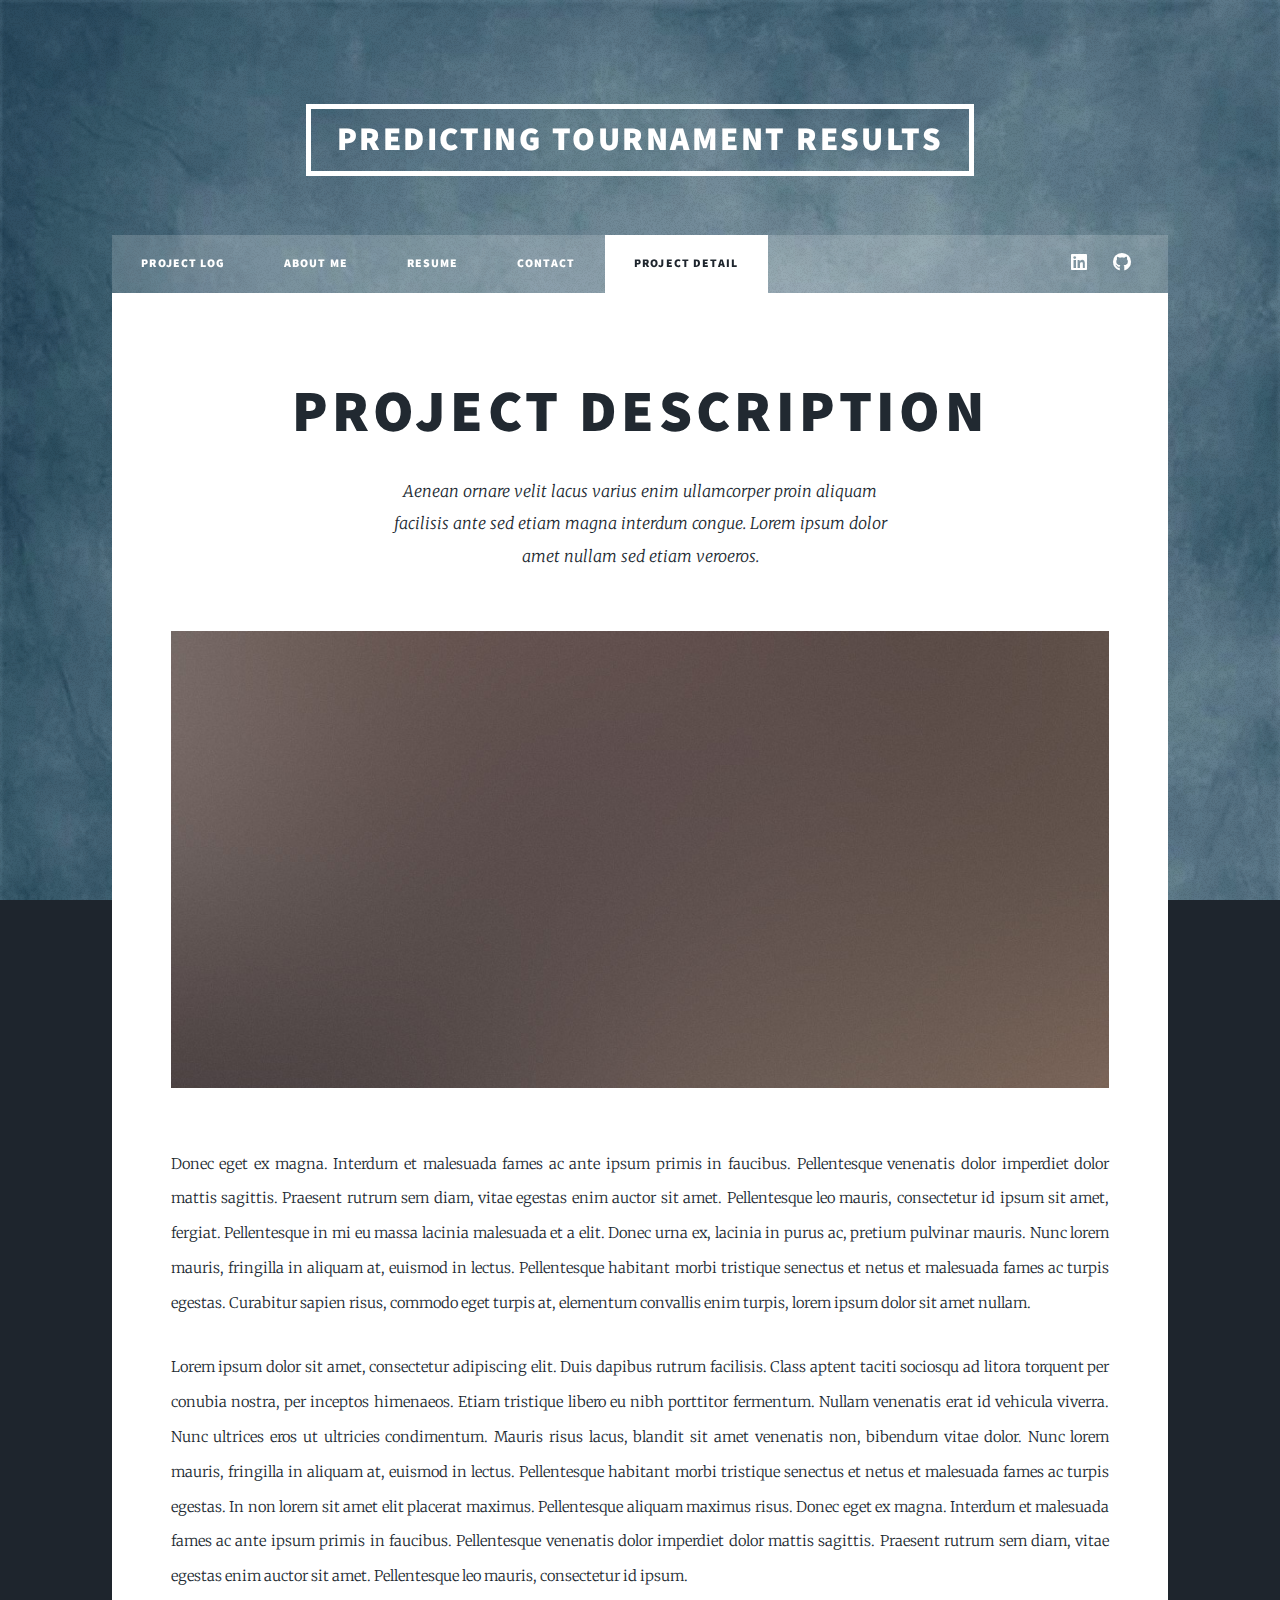
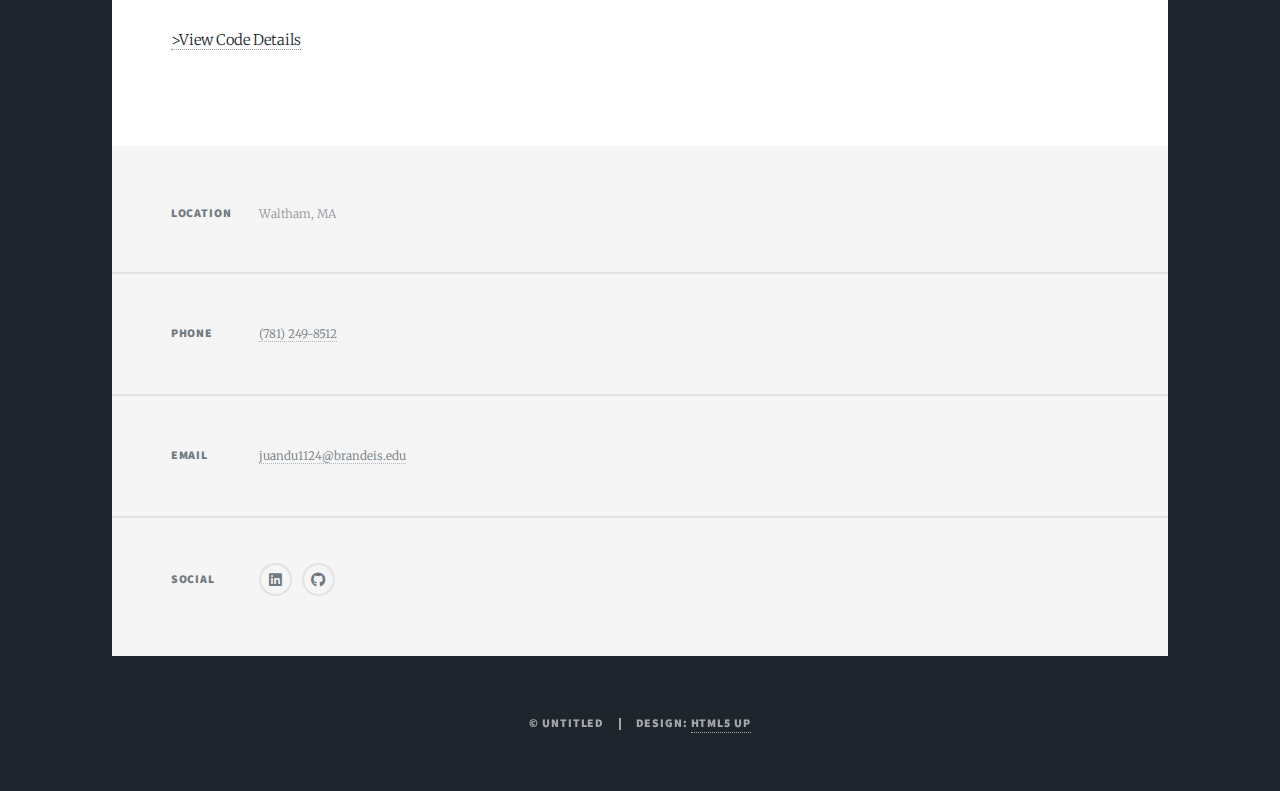
<file: Project_basketball.html>
<!DOCTYPE HTML>
<!--
	Massively by HTML5 UP
	html5up.net | @ajlkn
	Free for personal and commercial use under the CCA 3.0 license (html5up.net/license)
-->
<html>
	<head>
		<title>Project Detail Page</title>
		<meta charset="utf-8" />
		<meta name="viewport" content="width=device-width, initial-scale=1, user-scalable=no" />
		<link rel="stylesheet" href="assets/css/main.css" />
		<noscript><link rel="stylesheet" href="assets/css/noscript.css" /></noscript>
	</head>
	<body class="is-preload">

		<!-- Wrapper -->
			<div id="wrapper">

				<!-- Header -->
					<header id="header">
						<a class="logo">Predicting Tournament Results</a>
					</header>

				<!-- Nav -->
				<nav id="nav">
					<ul class="links">
						<li><a href="index.html">Project Log</a></li>
						<li><a href="generic.html">About Me</a></li>
						<li><a href="elements.html">Resume</a></li>
						<li><a href="elements.html">Contact</a></li>
						<li class="active"><a href="Project_basketball.html">Project Detail</a></li>
					</ul>
					<ul class="icons">
						<li><a href="https://www.linkedin.com/in/juandu-00416/" class="icon brands alt fa-linkedin"><span class="label">LinkedIn</span></a></li>
						<li><a href="https://github.com/jessieDu314" class="icon brands alt fa-github"><span class="label">GitHub</span></a></li>
					</ul>
				</nav>

				<!-- Main -->
					<div id="main">

						<!-- Post -->
							<section class="post">
								<header class="major">
									<h1>Project Description<br /></h1>
									
									<p>Aenean ornare velit lacus varius enim ullamcorper proin aliquam<br />
									facilisis ante sed etiam magna interdum congue. Lorem ipsum dolor<br />
									amet nullam sed etiam veroeros.</p>
								</header>
								<div class="image main"><img src="images/pic01.jpg" alt="" /></div>
								<p>Donec eget ex magna. Interdum et malesuada fames ac ante ipsum primis in faucibus. Pellentesque venenatis dolor imperdiet dolor mattis sagittis. Praesent rutrum sem diam, vitae egestas enim auctor sit amet. Pellentesque leo mauris, consectetur id ipsum sit amet, fergiat. Pellentesque in mi eu massa lacinia malesuada et a elit. Donec urna ex, lacinia in purus ac, pretium pulvinar mauris. Nunc lorem mauris, fringilla in aliquam at, euismod in lectus. Pellentesque habitant morbi tristique senectus et netus et malesuada fames ac turpis egestas. Curabitur sapien risus, commodo eget turpis at, elementum convallis enim turpis, lorem ipsum dolor sit amet nullam.</p>
								<p>Lorem ipsum dolor sit amet, consectetur adipiscing elit. Duis dapibus rutrum facilisis. Class aptent taciti sociosqu ad litora torquent per conubia nostra, per inceptos himenaeos. Etiam tristique libero eu nibh porttitor fermentum. Nullam venenatis erat id vehicula viverra. Nunc ultrices eros ut ultricies condimentum. Mauris risus lacus, blandit sit amet venenatis non, bibendum vitae dolor. Nunc lorem mauris, fringilla in aliquam at, euismod in lectus. Pellentesque habitant morbi tristique senectus et netus et malesuada fames ac turpis egestas. In non lorem sit amet elit placerat maximus. Pellentesque aliquam maximus risus. Donec eget ex magna. Interdum et malesuada fames ac ante ipsum primis in faucibus. Pellentesque venenatis dolor imperdiet dolor mattis sagittis. Praesent rutrum sem diam, vitae egestas enim auctor sit amet. Pellentesque leo mauris, consectetur id ipsum.</p>
								<p><a href="https://github.com/jessieDu314/Project_Log/blob/main/Predicting_Tournament_Results.py" class="logo">>View Code Details</a></p>
							</section>

					</div>

				<!-- Footer -->
				<footer id="footer">

					<section class="split contact">
						<section class="alt">
							<h3>Location</h3>
							<p>Waltham, MA<br /></p>
						</section>
						<section>
							<h3>Phone</h3>
							<p><a href="#">(781) 249-8512</a></p>
						</section>
						<section>
							<h3>Email</h3>
							<p><a href="#">juandu1124@brandeis.edu</a></p>
						</section>
						<section>
							<h3>Social</h3>
							<ul class="icons alt">
								<li><a href="https://www.linkedin.com/in/juandu-00416/" class="icon brands alt fa-linkedin"><span class="label">LinkedIn</span></a></li>
								<li><a href="https://github.com/jessieDu314" class="icon brands alt fa-github"><span class="label">GitHub</span></a></li>
							</ul>
						</section>
					</section>
				</footer>

				<!-- Copyright -->
					<div id="copyright">
						<ul><li>&copy; Untitled</li><li>Design: <a href="https://html5up.net">HTML5 UP</a></li></ul>
					</div>

			</div>

		<!-- Scripts -->
			<script src="assets/js/jquery.min.js"></script>
			<script src="assets/js/jquery.scrollex.min.js"></script>
			<script src="assets/js/jquery.scrolly.min.js"></script>
			<script src="assets/js/browser.min.js"></script>
			<script src="assets/js/breakpoints.min.js"></script>
			<script src="assets/js/util.js"></script>
			<script src="assets/js/main.js"></script>

	</body>
</html>
</file>
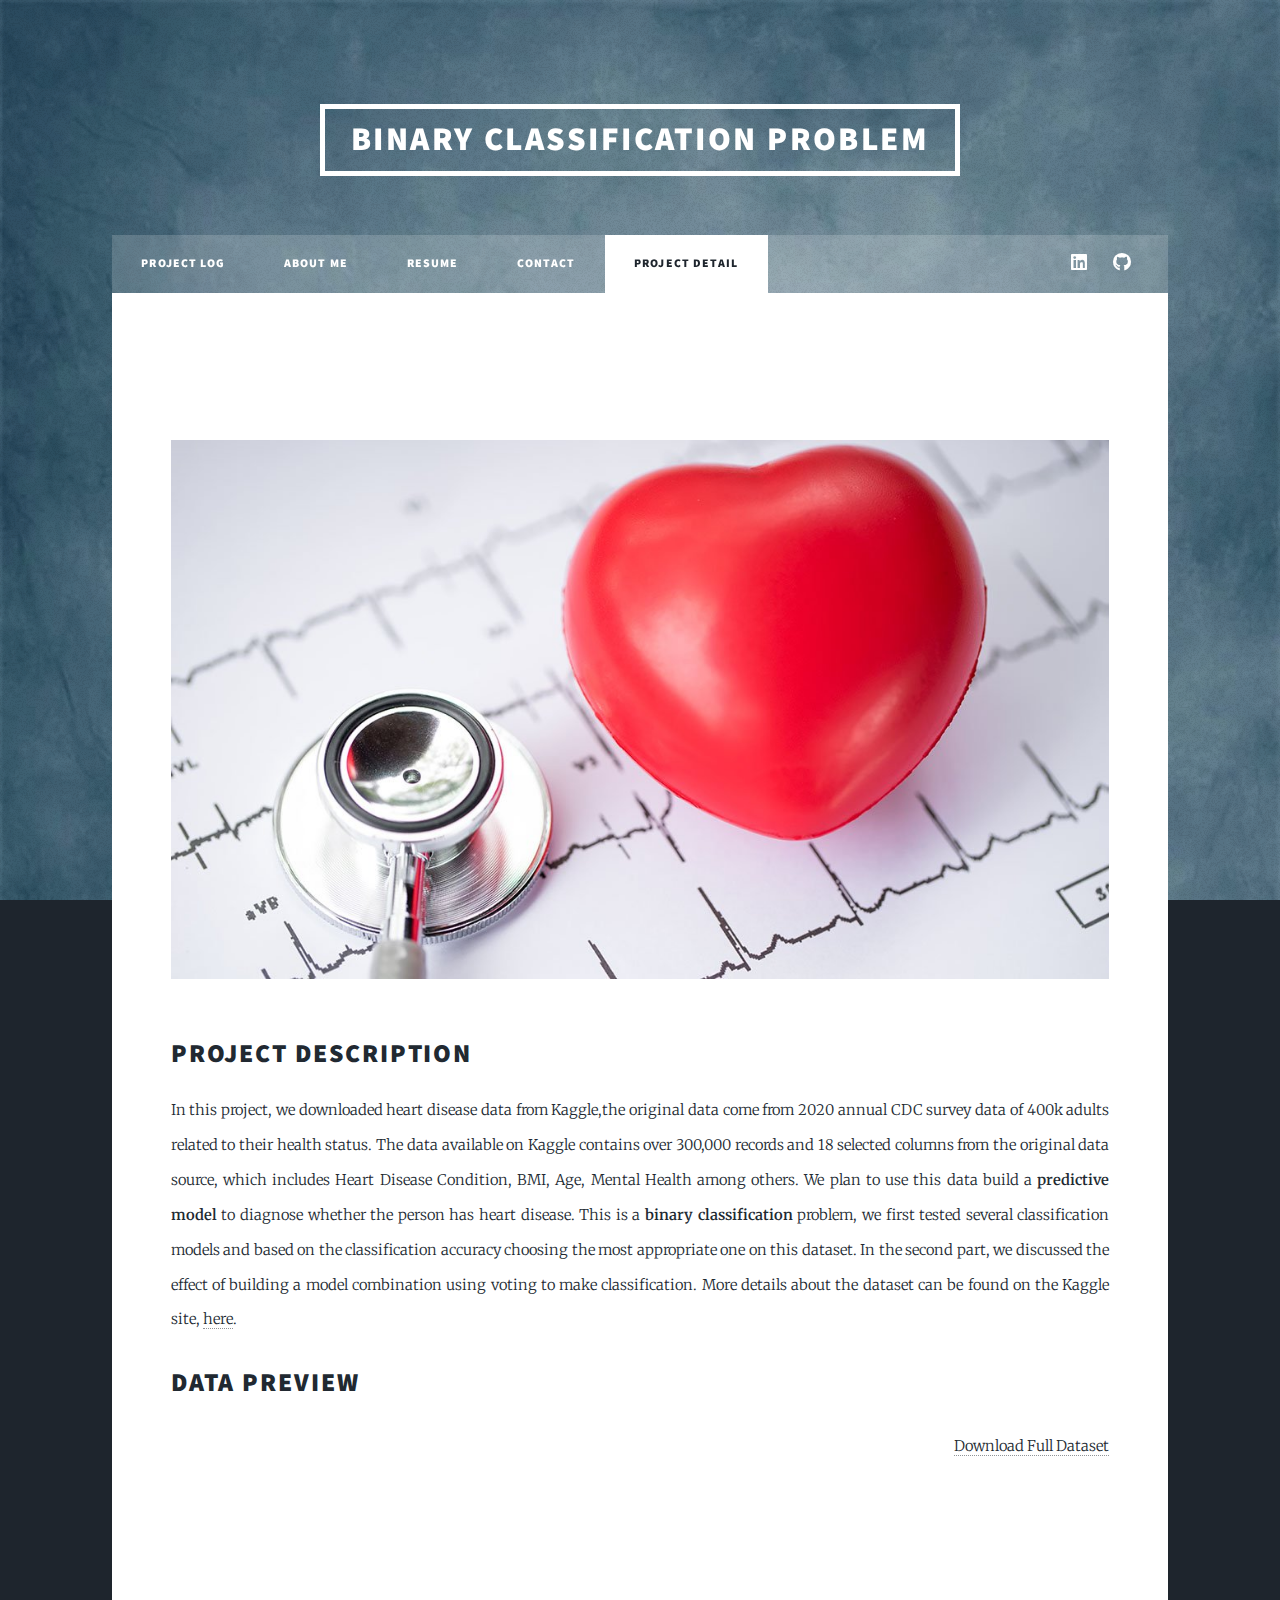
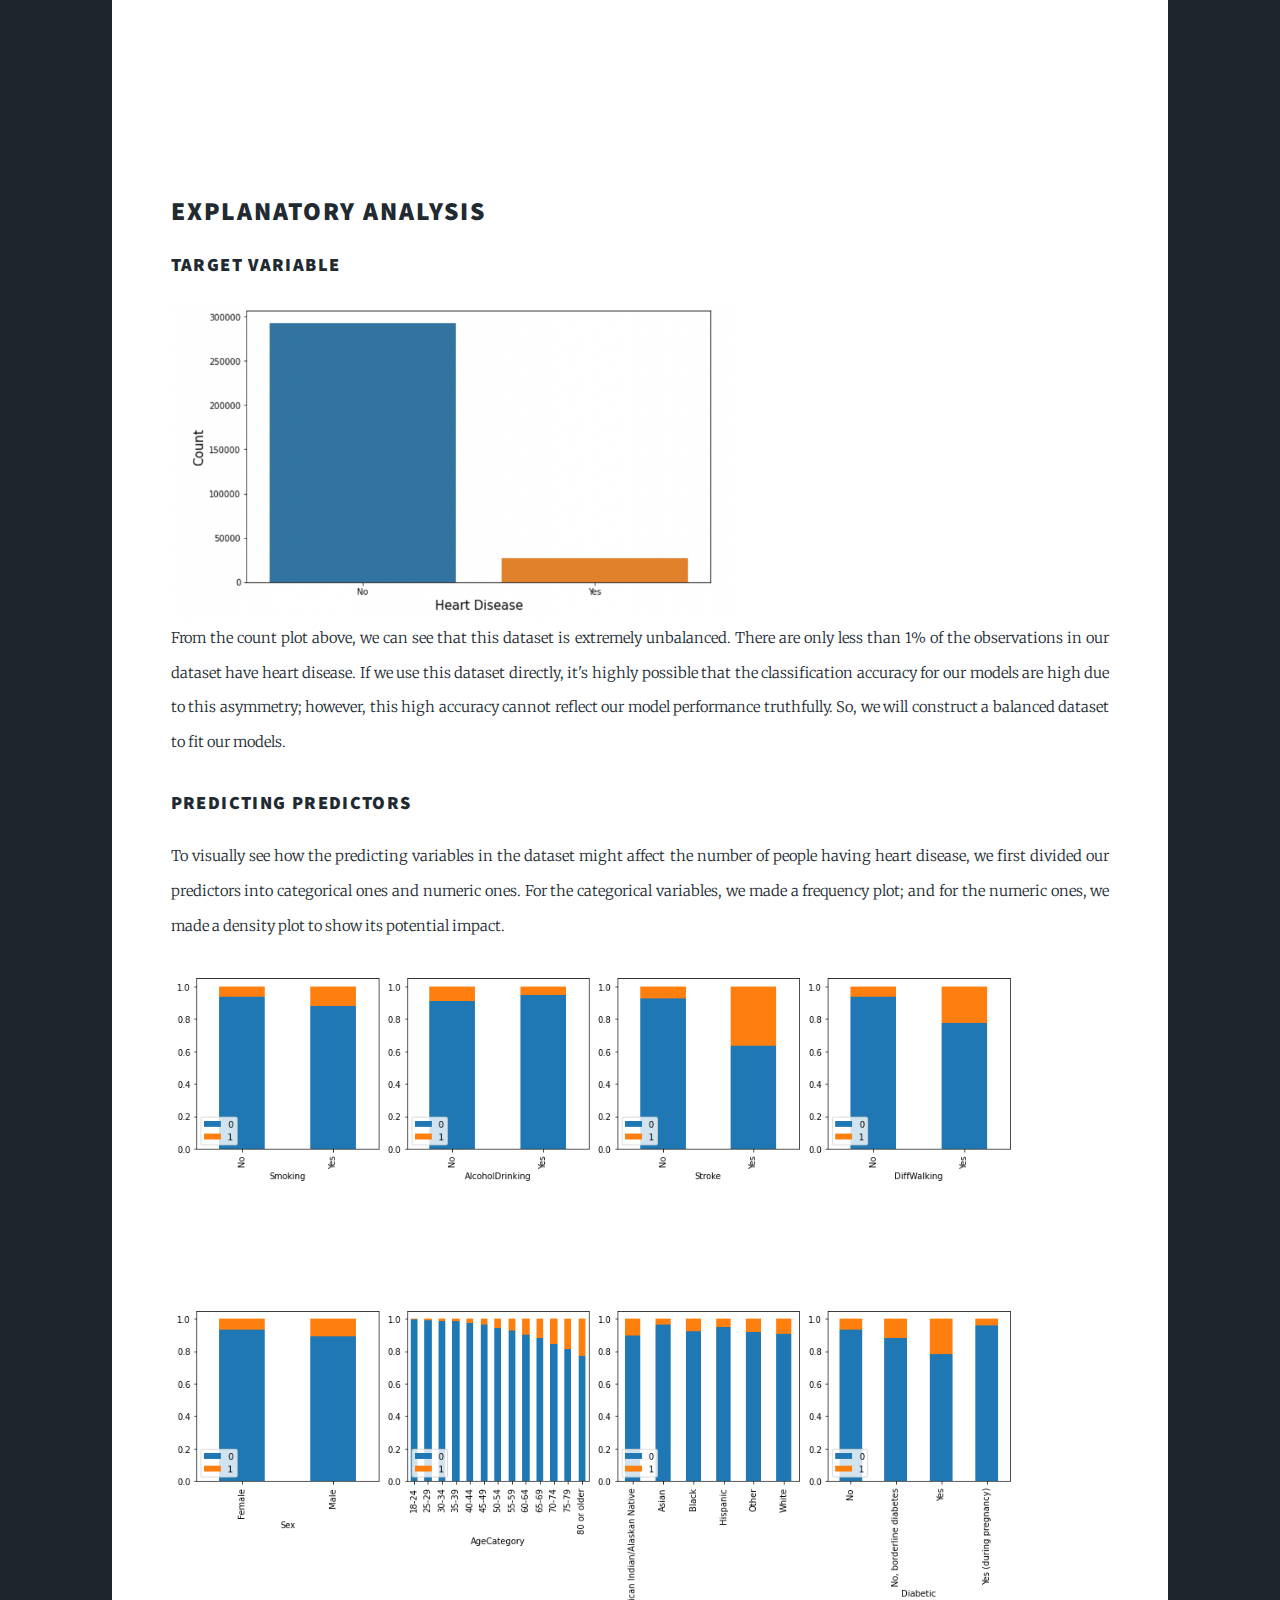
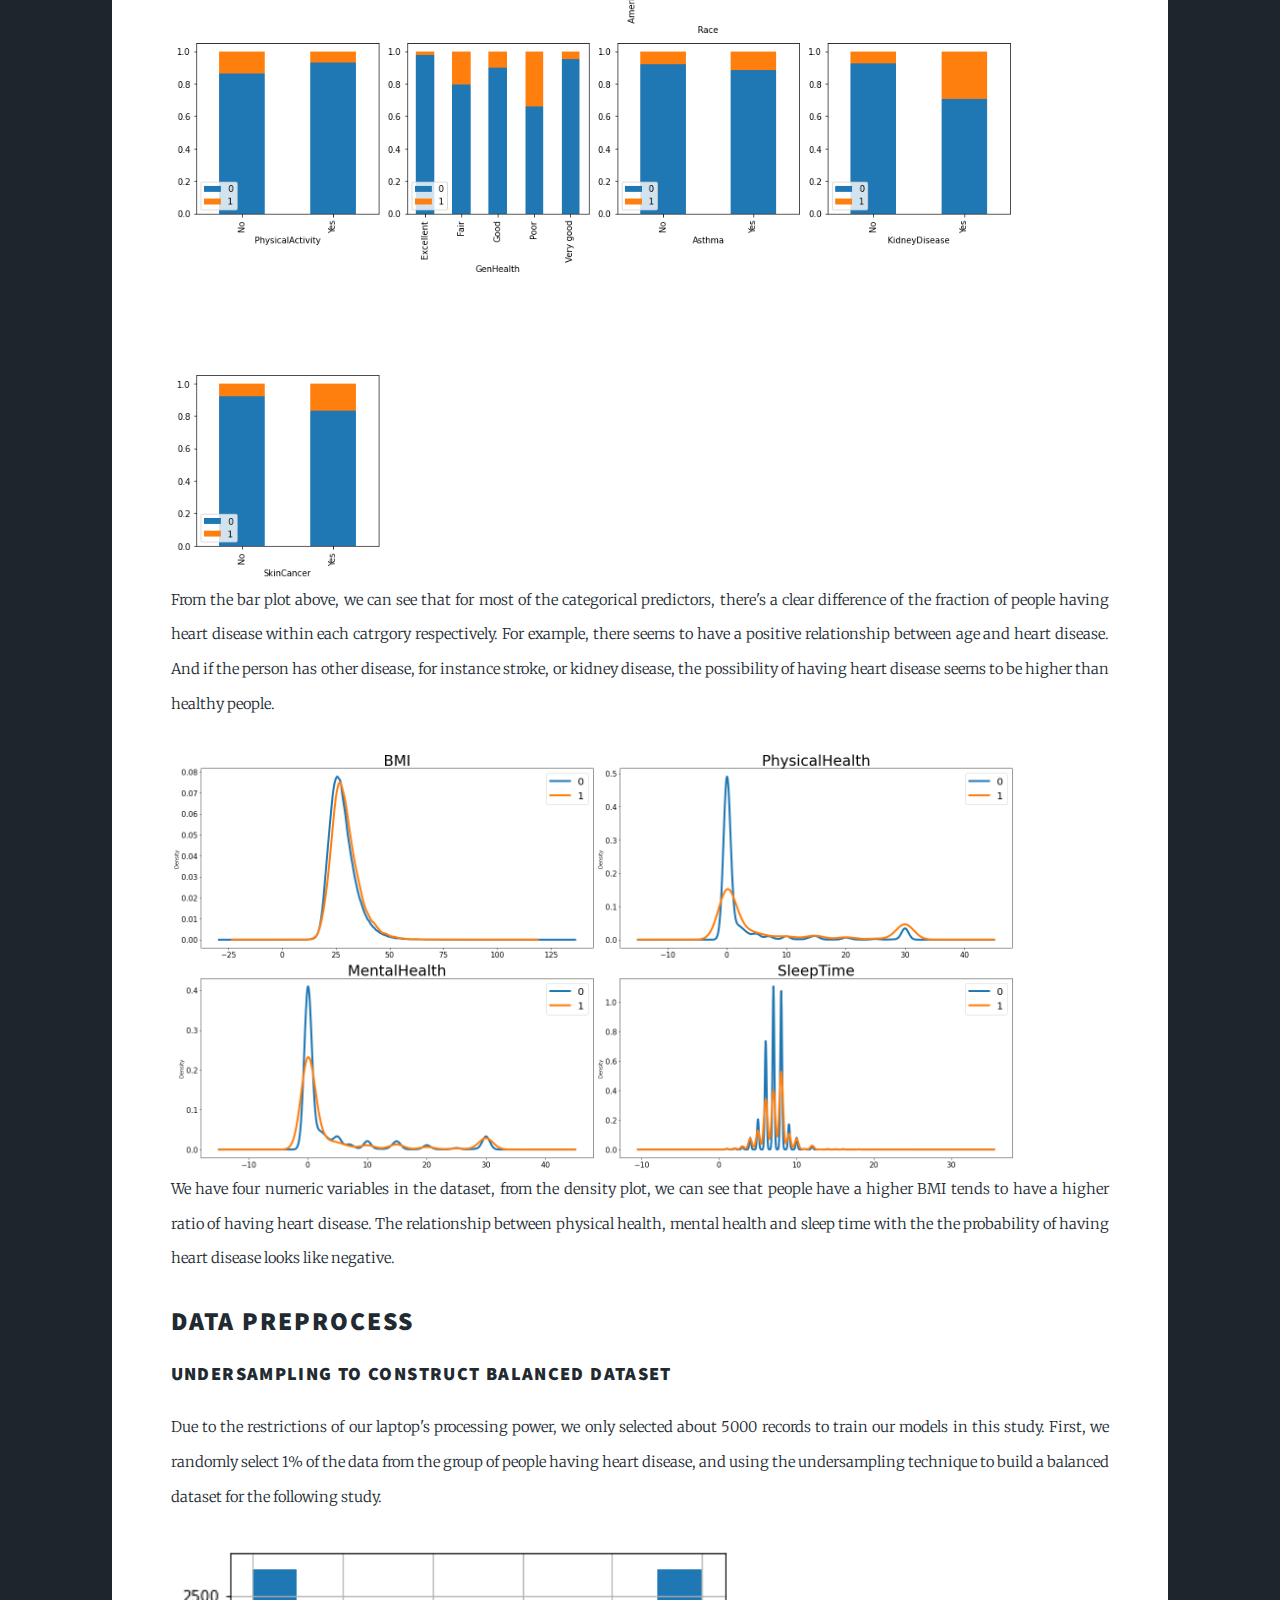
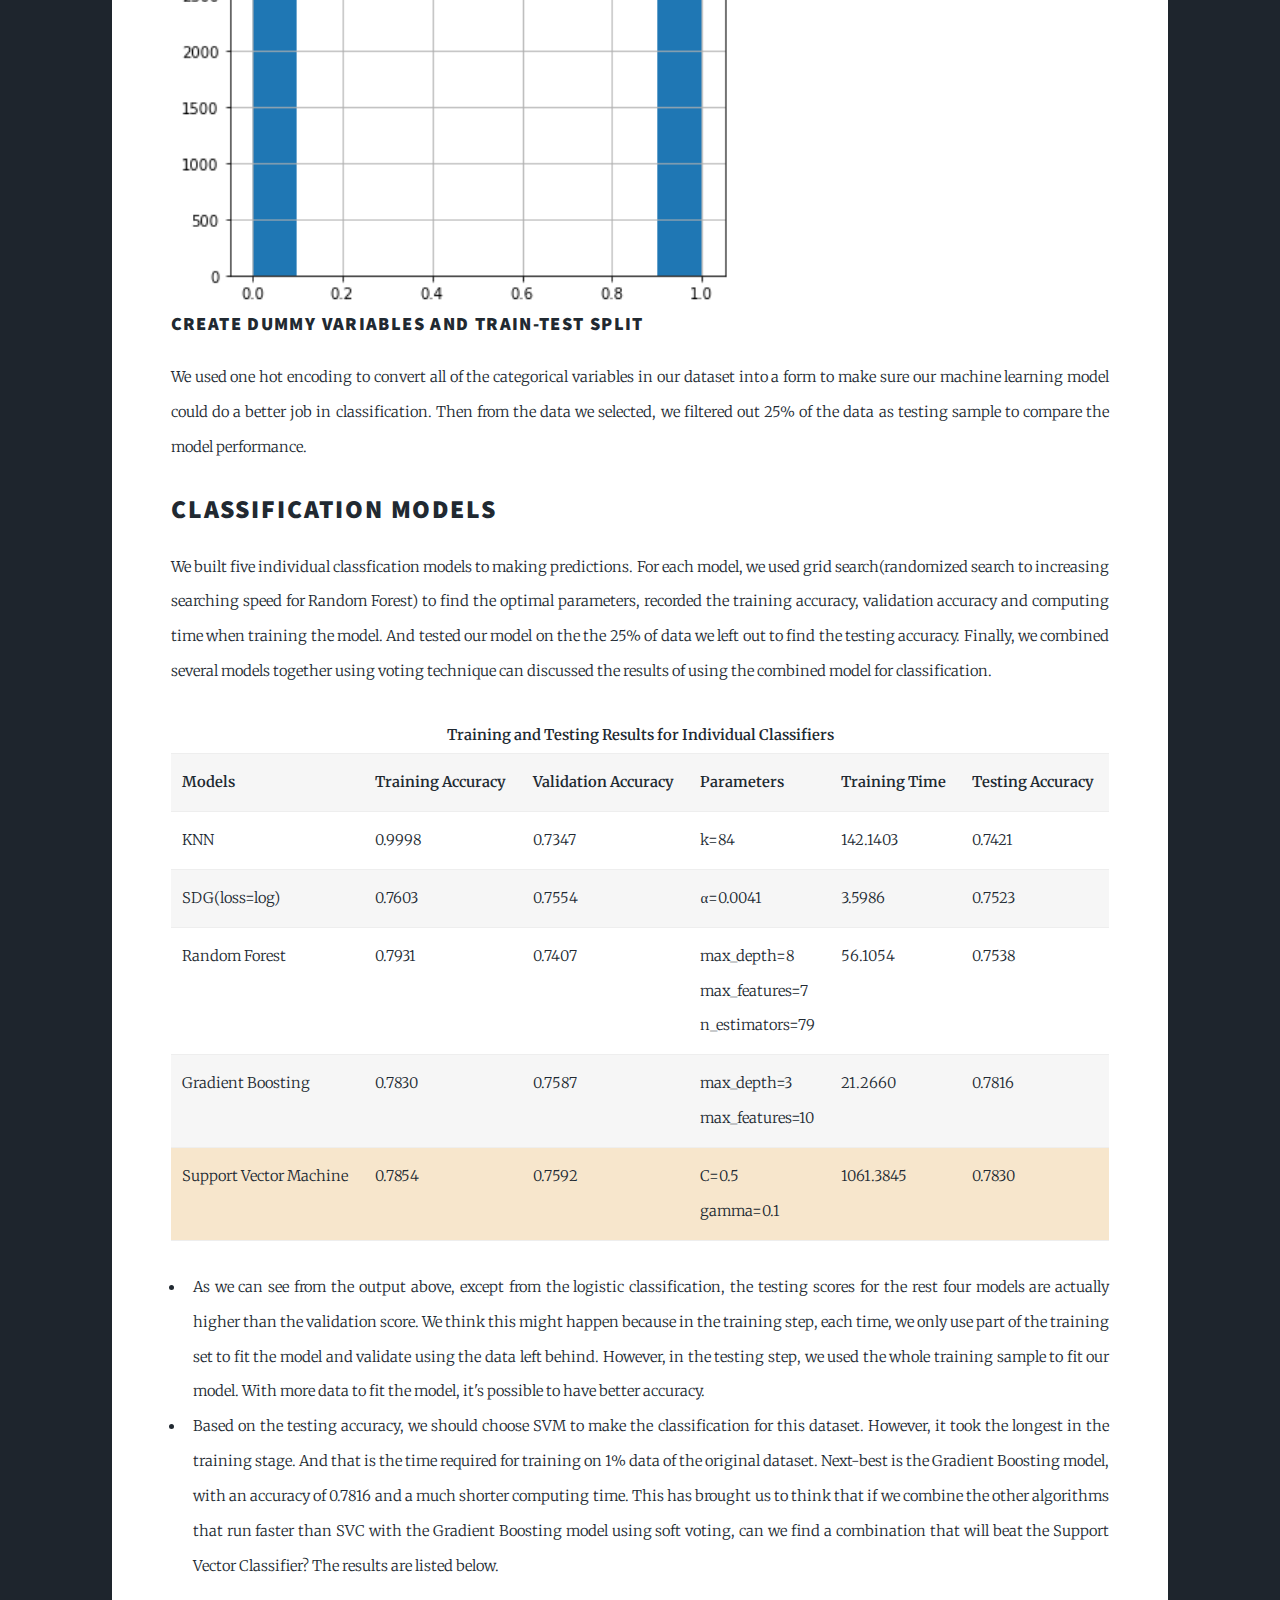
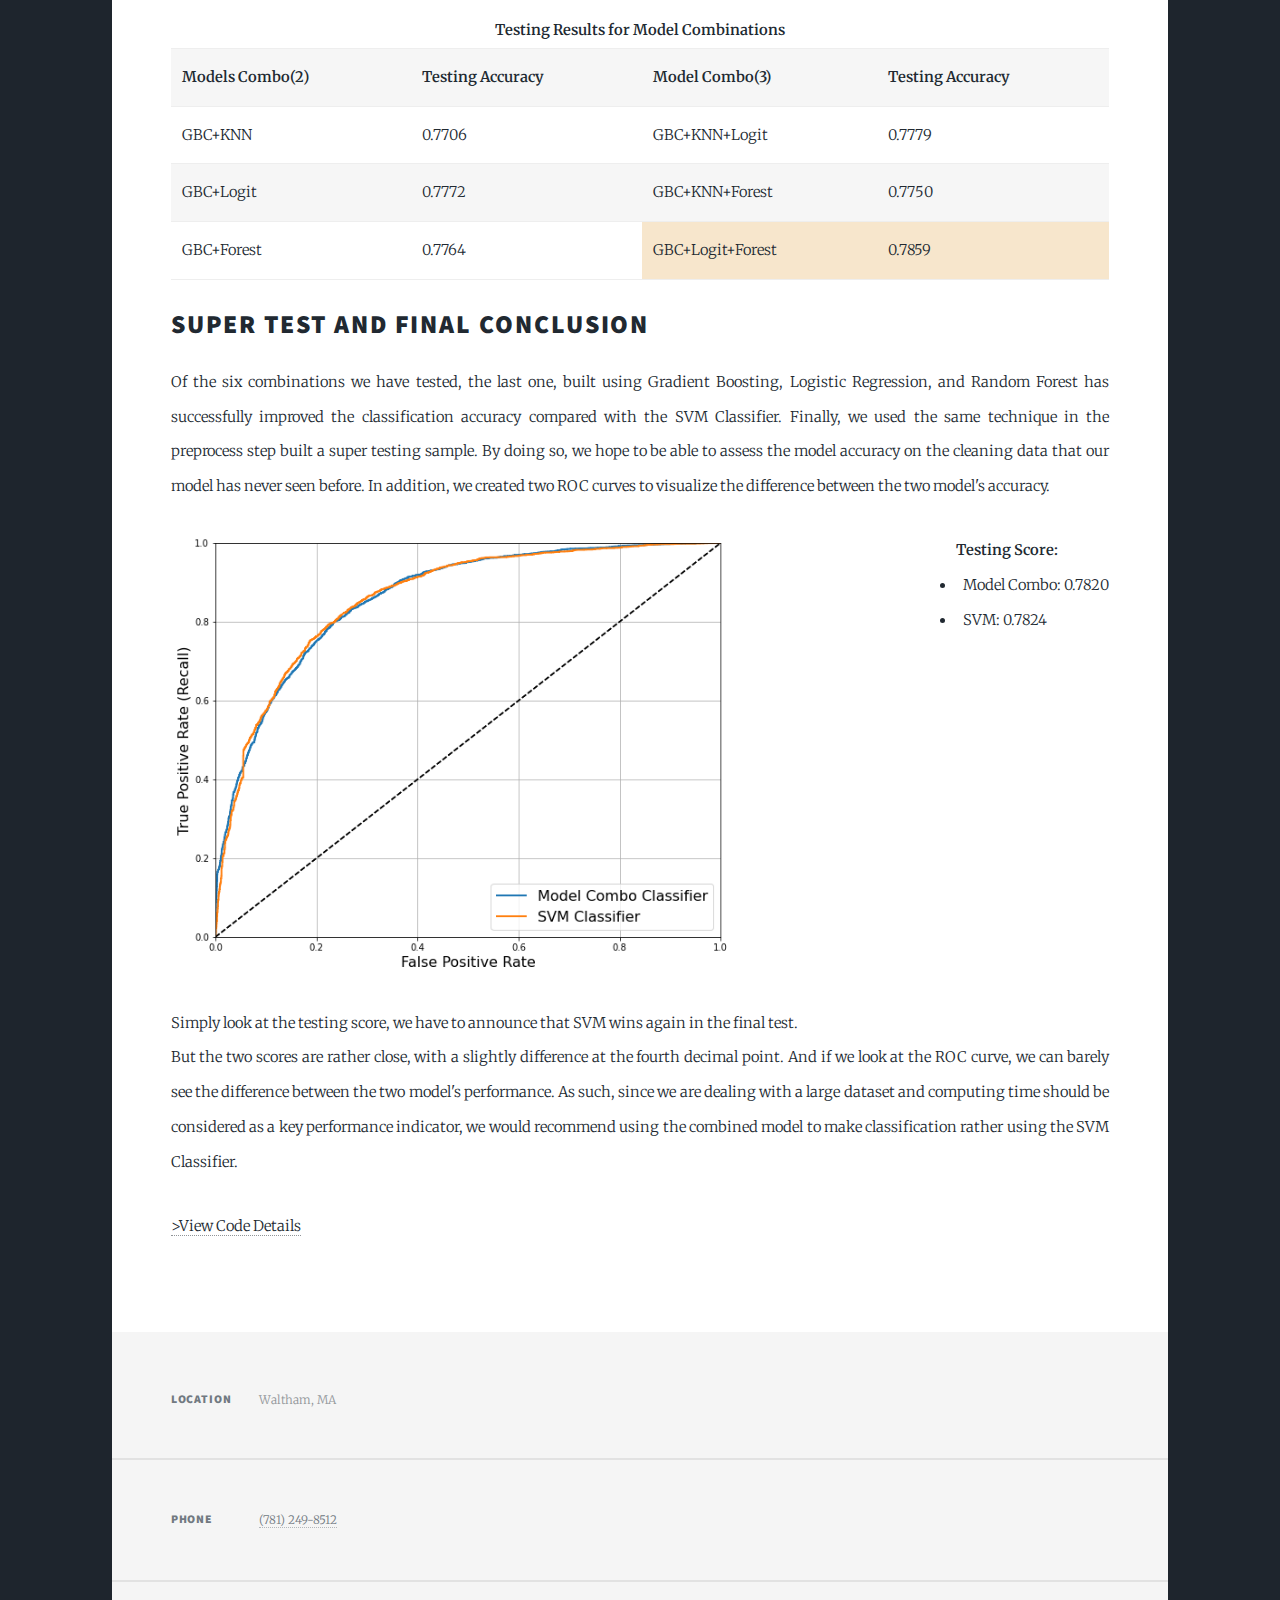
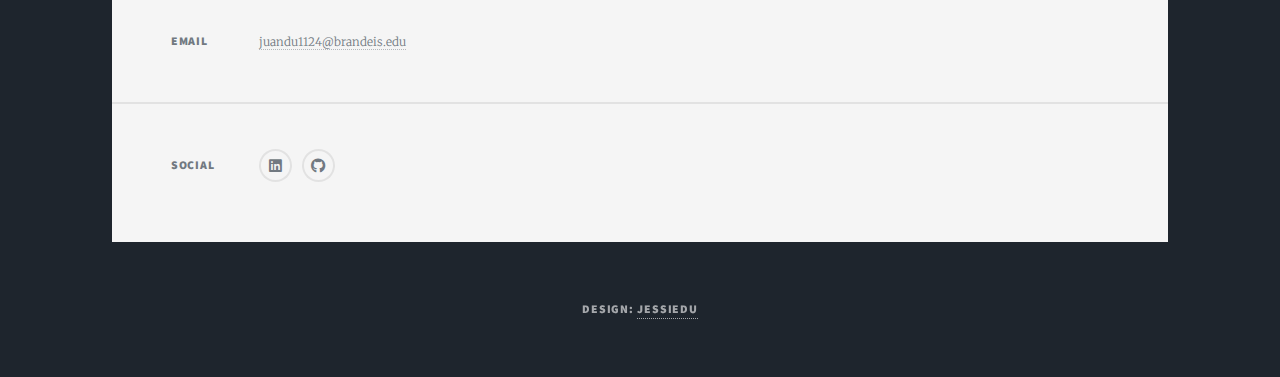
<file: Project_ML_classification.html>
<!DOCTYPE HTML>
<!--
	Massively by HTML5 UP
	html5up.net | @ajlkn
	Free for personal and commercial use under the CCA 3.0 license (html5up.net/license)
-->
<html>
	<head>
		<title>Project Detail Page</title>
		<meta charset="utf-8" />
		<meta name="viewport" content="width=device-width, initial-scale=1, user-scalable=no" />
		<link rel="stylesheet" href="assets/css/main.css" />
		<noscript><link rel="stylesheet" href="assets/css/noscript.css" /></noscript>
	</head>
	<body class="is-preload">

		<!-- Wrapper -->
			<div id="wrapper">

				<!-- Header -->
					<header id="header">
						<a class="logo">Binary Classification Problem</a>
					</header>

				<!-- Nav -->
					<nav id="nav">
						<ul class="links">
							<li><a href="index.html">Project Log</a></li>
							<li><a href="aboutme.html">About Me</a></li>
							<li><a href="resume.html">Resume</a></li>
							<li><a href="contact.html">Contact</a></li>
							<li class="active"><a href="Project_ML_classification.html">Project Detail</a></li>
						</ul>
						<ul class="icons">
							<li><a href="https://www.linkedin.com/in/juandu-00416/" class="icon brands alt fa-linkedin"><span class="label">LinkedIn</span></a></li>
							<li><a href="https://github.com/jessieDu314" class="icon brands alt fa-github"><span class="label">GitHub</span></a></li>
						</ul>
					</nav>

				<!-- Main -->
					<div id="main">

						<!-- Post -->
							<section class="post">
								<header class="major">
									
								</header>
								<div class="image main"><img src="images/heart.jpg" alt="" /></div>
								<h2>Project Description<br /></h2>
									<p>
										In this project, we downloaded heart disease data from Kaggle,the original data come from 2020 annual CDC survey data of 400k adults related to their health status. The data available on Kaggle contains over 300,000 records and 18 selected columns from the original data source, 
										which includes Heart Disease Condition, BMI, Age, Mental Health among others. We plan to use this data build a <b>predictive model</b> to diagnose whether the person has heart disease. 
										This is a <b>binary classification</b> problem, we first tested several classification models and based on the classification accuracy choosing the most appropriate one on this dataset. In the second part, we discussed the effect of building a model combination using voting to make classification.
										More details about the dataset can be found on the Kaggle site, <a href="https://www.kaggle.com/datasets/kamilpytlak/personal-key-indicators-of-heart-disease">here</a>.
									</p>
								<h2>Data Preview</h2>
								<section class="data">
									<p style = "text-align:left;">
										<span style="float:right;">
											<a href="https://www.kaggle.com/datasets/kamilpytlak/personal-key-indicators-of-heart-disease" download class="logo">Download Full Dataset</a>
											
										</span>
										<div class="container;">
											<iframe width="900" height="290" frameborder="0" scrolling="no" 
											src="https://onedrive.live.com/embed?resid=88903E3A3771A086%211179&authkey=%21ADRhB7drKo_W0HE&em=2&wdAllowInteractivity=False&Item='in'!A1%3AR16&wdInConfigurator=True&wdInConfigurator=True&edesNext=false&ejss=false" style="width: 100%; ">
											</iframe>
										</div>
									</p>
								</section>
								<h2>Explanatory Analysis</h2>
								<div>
									<h3>Target variable</h3>
									<img src="images/heart1.png" style="width: 60%" alt="" />
									<p>
										From the count plot above, we can see that this dataset is extremely unbalanced. There are only less than 1% of the observations in our dataset have heart disease. 
										If we use this dataset directly, it's highly possible that the classification accuracy for our models are high due to this asymmetry; however, this high accuracy cannot  
										reflect our model performance truthfully. So, we will construct a balanced dataset to fit our models. 
									</p>
								</div>
								<div>
									<h3>Predicting Predictors</h3>
									<p>
										To visually see how the predicting variables in the dataset might affect the number of people having heart disease, we first divided our predictors into categorical ones and numeric ones. 
										For the categorical variables, we made a frequency plot; and for the numeric ones, we made a density plot to show its potential impact.
									</p>
									<img src="images/heart2.png" style="width: 90%" alt="" />
									<p>
										From the bar plot above, we can see that for most of the categorical predictors, there's a clear difference of the fraction of people having heart disease within each catrgory respectively. 
										For example, there seems to have a positive relationship between age and heart disease. And if the person has other disease, for instance stroke, or kidney disease, the possibility of having heart disease seems to be higher than healthy people.
									</p>
									<img src="images/heart3.png" style="width: 90%" alt="" />
									<p>
										We have four numeric variables in the dataset, from the density plot, we can see that people have a higher BMI tends to have a higher ratio of having heart disease. 
										The relationship between physical health, mental health and sleep time with the the probability of having heart disease looks like negative.
									</p>
								</div>
								<h2>Data Preprocess</h2>
								<div>
									<h3>Undersampling to construct balanced dataset</h3>
									<p>
										Due to the restrictions of our laptop's processing power, we only selected about 5000 records to train our models in this study. 
										First, we randomly select 1% of the data from the group of people having heart disease, and using the undersampling technique to build a balanced dataset for the following study.
									</p>
									<img src="images/heart4.png" style="width: 60%" alt="" />
								</div>
								<div>
									<h3>Create dummy variables and train-test split</h3>
									<p>
										We used one hot encoding to convert all of the categorical variables in our dataset into a form to make sure our machine learning model could do a better job in classification.
										Then from the data we selected, we filtered out 25% of the data as testing sample to compare the model performance.
									</p>
								</div>
								<h2>Classification Models</h2>
								<div>
									<p>
										We built five individual classfication models to making predictions. For each model, we used grid search(randomized search to increasing searching speed for Random Forest) to find the optimal 
										parameters, recorded the training accuracy, validation accuracy and computing time when training the model. And tested our model on the the 25% of data we left out to find the testing accuracy.
										Finally, we combined several models together using voting technique can discussed the results of using the combined model for classification.
									</p>
									<table>
										<caption><b>Training and Testing Results for Individual Classifiers</b></caption>
										<tbody>
											<tr>
												<td><b>Models</b></td>
												<td><b>Training Accuracy</b></td>
												<td><b>Validation Accuracy</b></td>
												<td><b>Parameters</b></td>
												<td><b>Training Time</b></td>
												<td><b>Testing Accuracy</b></td>
											</tr>
											<tr>
												<td>KNN</td>
												<td>0.9998</td>
												<td>0.7347</td>
												<td>k=84</td>
												<td>142.1403</td>
												<td>0.7421</td>
											</tr>
											<tr >
												<td>SDG(loss=log)</td>
												<td>0.7603</td>
												<td>0.7554</td>
												<td><span>&#945;</span>=0.0041</td>
												<td>3.5986</td>
												<td>0.7523</td>
											</tr>
											<tr>
												<td>Random Forest</td>
												<td>0.7931</td>
												<td>0.7407</td>
												<td>max_depth=8<br/>max_features=7<br/>n_estimators=79</td>
												<td>56.1054</td>
												<td>0.7538</td>
											</tr>
											<tr>
												<td>Gradient Boosting</td>
												<td>0.7830</td>
												<td>0.7587</td>
												<td>max_depth=3<br/>max_features=10</td>
												<td>21.2660</td>
												<td>0.7816</td>
											</tr>
											<tr  style="background-color: rgb(247, 230, 204)">
												<td>Support Vector Machine</td>
												<td>0.7854</td>
												<td>0.7592</td>
												<td>C=0.5<br/>gamma=0.1</td>
												<td>1061.3845</td>
												<td>0.7830</td>
											</tr>
										</tbody>
									</table>
									<ul>
										<li style = "text-align:justify;">
											As we can see from the output above, except from the logistic classification, the testing scores for the rest four models are actually higher than the validation score.
											We think this might happen because in the training step, each time, we only use part of the training set to fit the model and validate using the data left behind. However, in the testing step, we used the whole training sample to fit our model. 
											With more data to fit the model, it's possible to have better accuracy.
										</li>
										<li style = "text-align:justify;">
											Based on the testing accuracy, we should choose SVM to make the classification for this dataset. However, it took the longest in the training stage. And that is the time required for training on 1% data of the original dataset. 
											Next-best is the Gradient Boosting model, with an accuracy of 0.7816 and a much shorter computing time. 
											This has brought us to think that if we combine the other algorithms that run faster than SVC with the Gradient Boosting model using soft voting, can we find a combination that will beat the  Support Vector Classifier? 
											The results are listed below.
										</li>
									</ul>
									<table>
										<caption><b>Testing Results for Model Combinations</b></caption>
										<tbody>
											<tr>
												<td><b>Models Combo(2)</b></td>
												<td><b>Testing Accuracy</b></td>
												<td><b>Model Combo(3)</b></td>
												<td><b>Testing Accuracy</b></td>
											</tr>
											<tr>
												<td>GBC+KNN</td>
												<td>0.7706</td>
												<td>GBC+KNN+Logit</td>
												<td>0.7779</td>
											</tr>
											<tr >
												<td>GBC+Logit</td>
												<td>0.7772</td>
												<td>GBC+KNN+Forest</td>
												<td>0.7750</td>
											</tr>
											<tr>
												<td>GBC+Forest</td>
												<td>0.7764</td>
												<td style="background-color: rgb(247, 230, 204)">GBC+Logit+Forest</td>
												<td style="background-color: rgb(247, 230, 204)">0.7859</td>
											</tr>
										</tbody>
									</table>
								</div>
								<div>
									<h2>SUper Test and Final Conclusion</h2>
									<p>
										Of the six combinations we have tested, the last one, built using Gradient Boosting, Logistic Regression, and Random Forest has successfully improved the classification accuracy compared with the SVM Classifier.
										Finally, we used the same technique in the preprocess step built a super testing sample. By doing so, we hope to be able to assess the model accuracy on the cleaning data that our model has never seen before.
										In addition, we created two ROC curves to visualize the difference between the two model's accuracy.
									</p>
									<p style = "text-align:left;">
										
										<ul style="float:right;">
											<b>Testing Score:</b>
											<li style = "text-align:justify;">
												Model Combo: 0.7820
											</li>
											<li style = "text-align:justify;">
												SVM: 0.7824
											</li>
										</ul>
										<img src="images/heart5.png" style="width: 60%;" alt="ROC Curve"/>
									</p>
									<p>
										Simply look at the testing score, we have to announce that SVM wins again in the final test.<br/>
										But the two scores are rather close, with a slightly difference at the fourth decimal point. And if we look at the ROC curve,
										we can barely see the difference between the two model's performance. 
										As such, since we are dealing with a large dataset and computing time should be considered as a key performance indicator, we would 
										recommend using the combined model to make classification rather using the SVM Classifier.<br/>
									</p>
								</div>

								<p><a href="https://github.com/jessieDu314/Project_Log/blob/main/Final_project.ipynb" class="logo">>View Code Details</a></p>
							</section>

					</div>

				<!-- Footer -->
				<footer id="footer">

					<section class="split contact">
						<section class="alt">
							<h3>Location</h3>
							<p>Waltham, MA<br /></p>
						</section>
						<section>
							<h3>Phone</h3>
							<p><a href="#">(781) 249-8512</a></p>
						</section>
						<section>
							<h3>Email</h3>
							<p><a href="mailto:juandu1124@brandeis.edu">juandu1124@brandeis.edu</a></p>
						</section>
						<section>
							<h3>Social</h3>
							<ul class="icons alt">
								<li><a href="https://www.linkedin.com/in/juandu-00416/" class="icon brands alt fa-linkedin"><span class="label">LinkedIn</span></a></li>
								<li><a href="https://github.com/jessieDu314" class="icon brands alt fa-github"><span class="label">GitHub</span></a></li>
							</ul>
						</section>
					</section>
				</footer>

				<!-- Copyright -->
					<div id="copyright">
						<ul><li>Design: <a href="https://www.linkedin.com/in/juandu-00416/">JessieDu</a></li></ul>
					</div>

			</div>

		<!-- Scripts -->
			<script src="assets/js/jquery.min.js"></script>
			<script src="assets/js/jquery.scrollex.min.js"></script>
			<script src="assets/js/jquery.scrolly.min.js"></script>
			<script src="assets/js/browser.min.js"></script>
			<script src="assets/js/breakpoints.min.js"></script>
			<script src="assets/js/util.js"></script>
			<script src="assets/js/main.js"></script>

	</body>
</html>
</file>
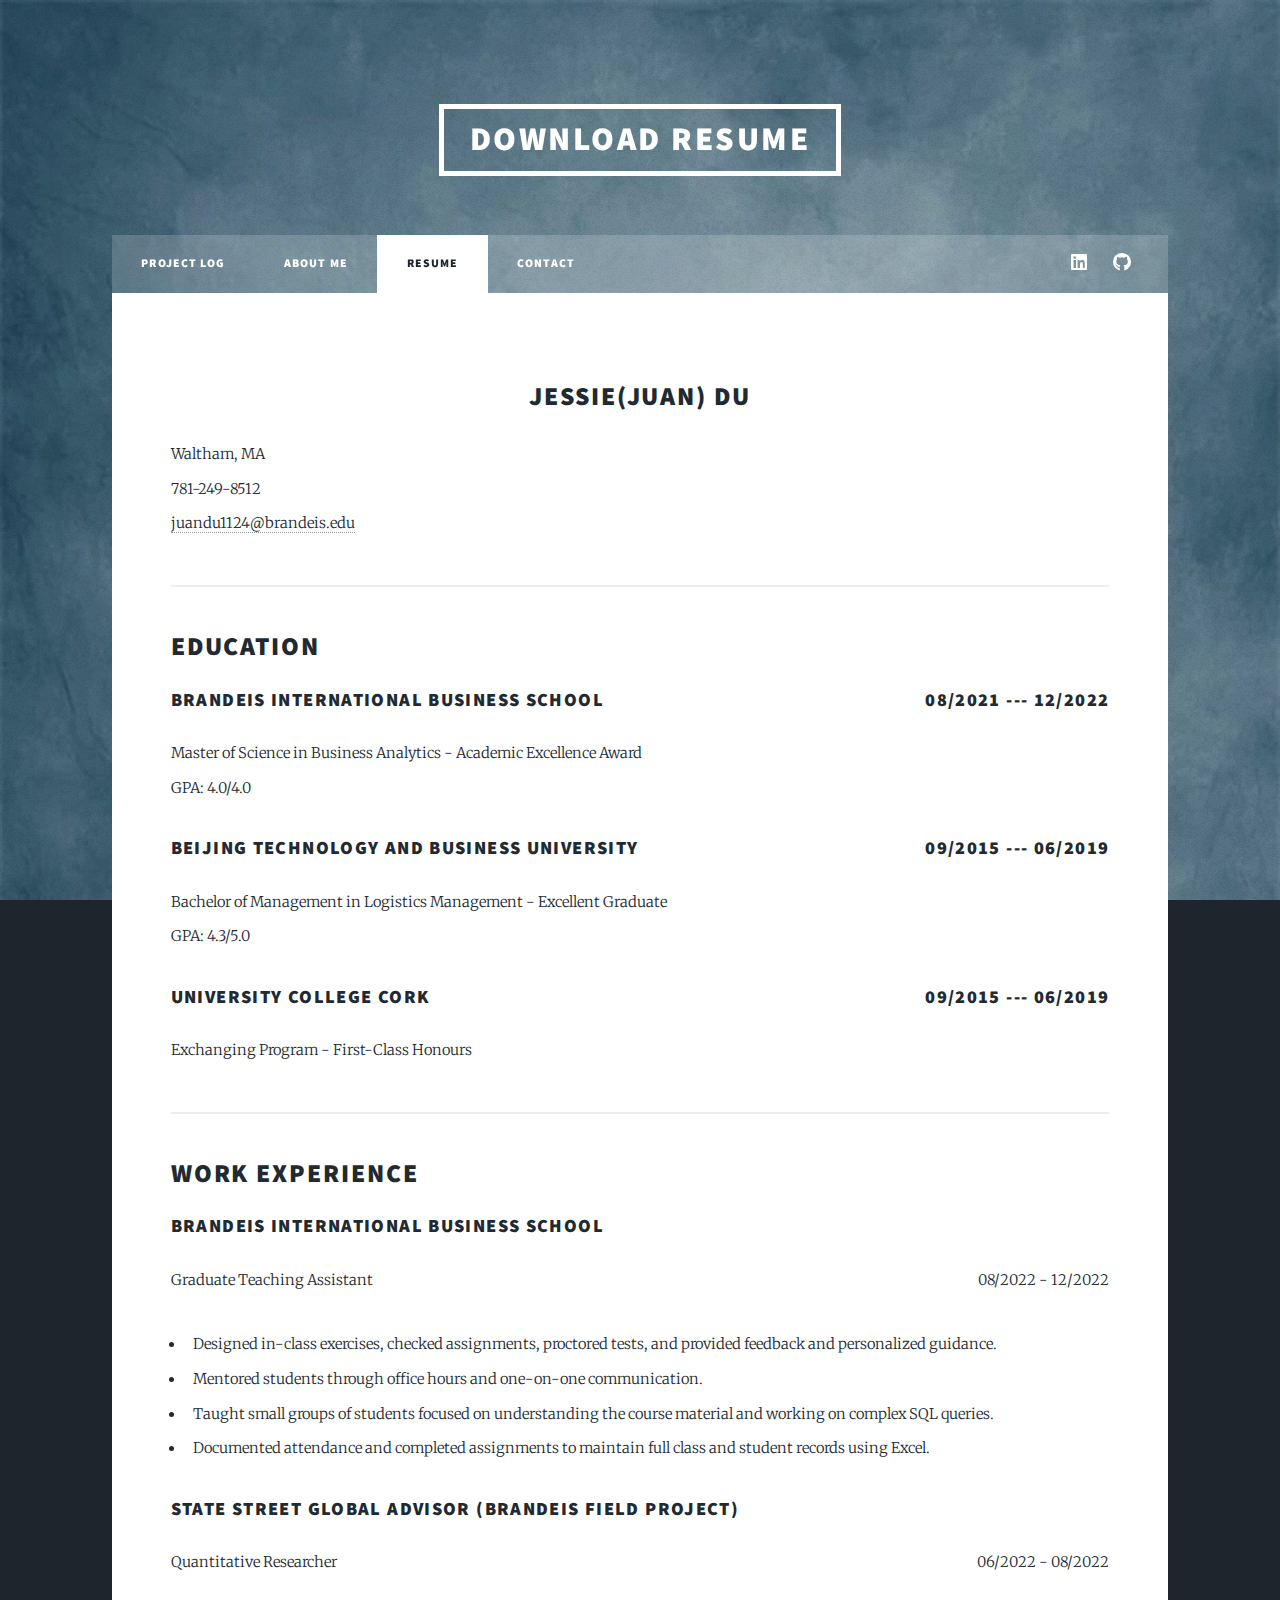
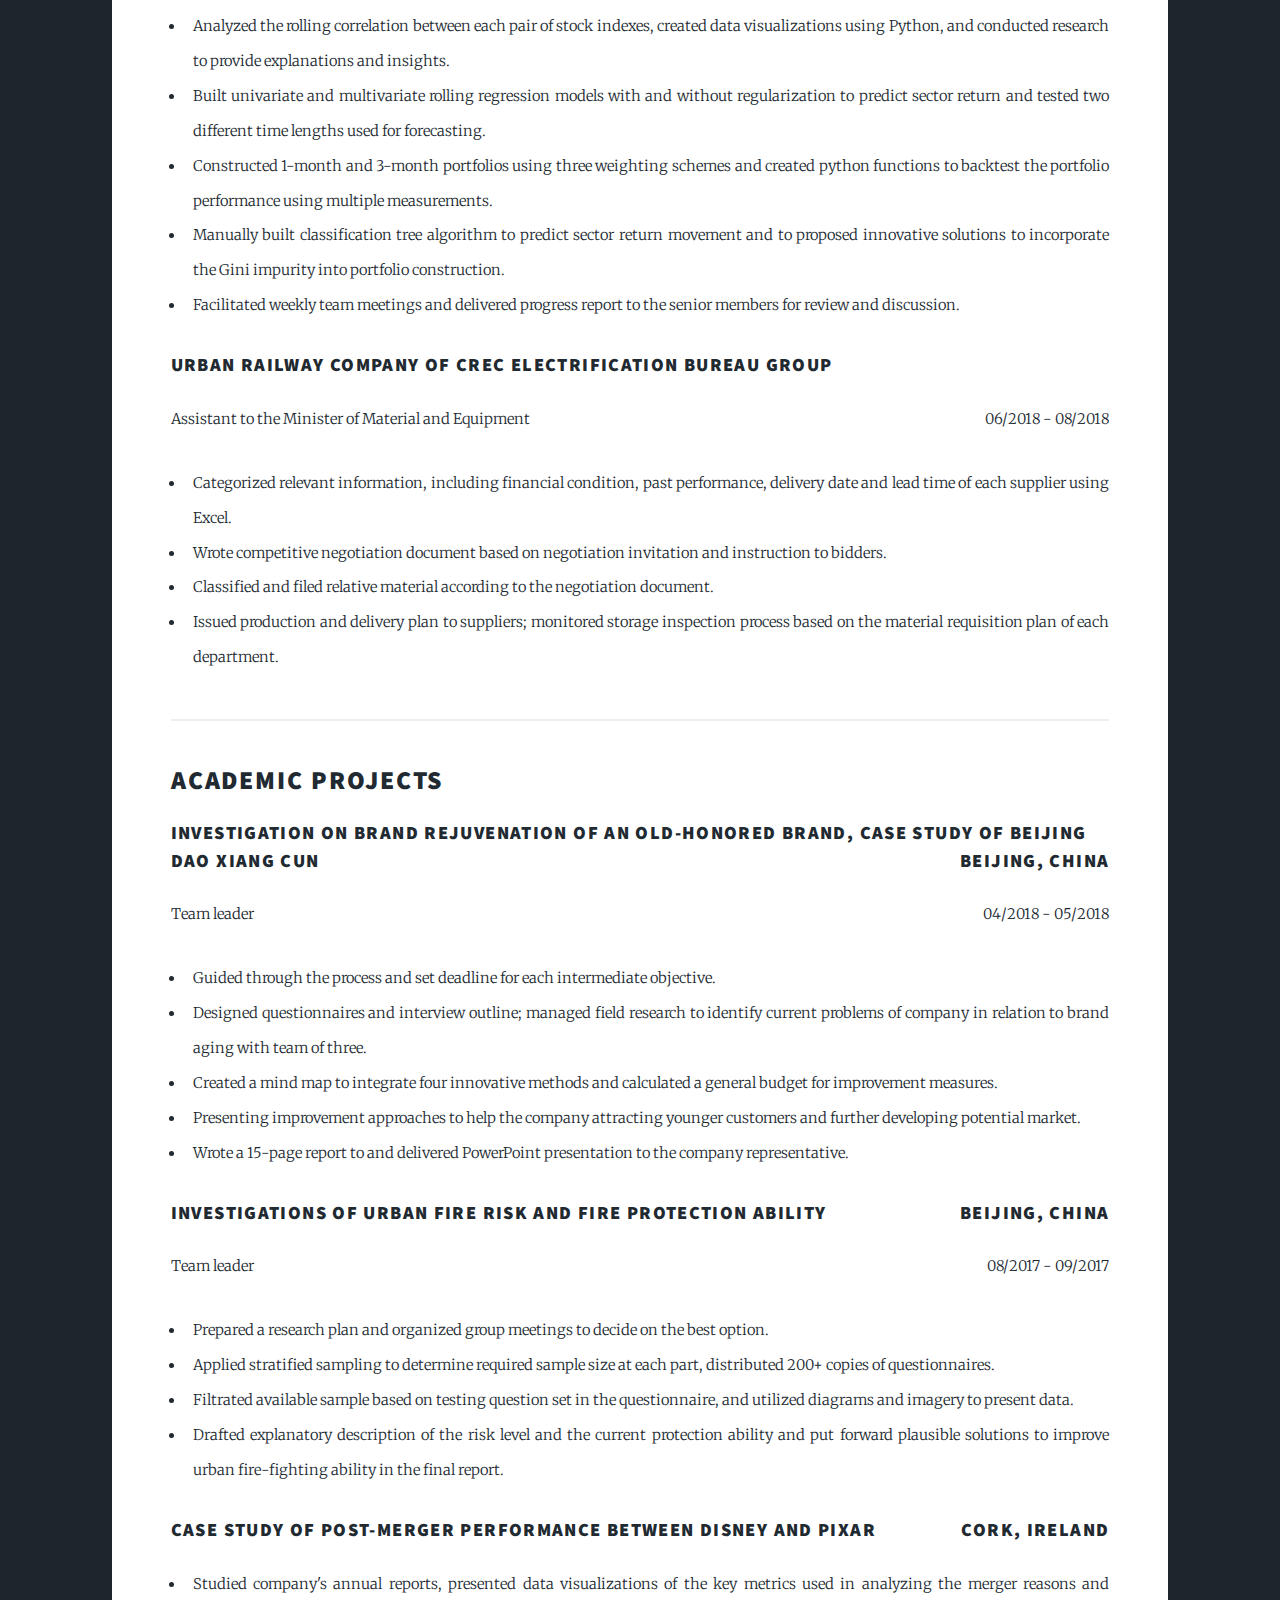
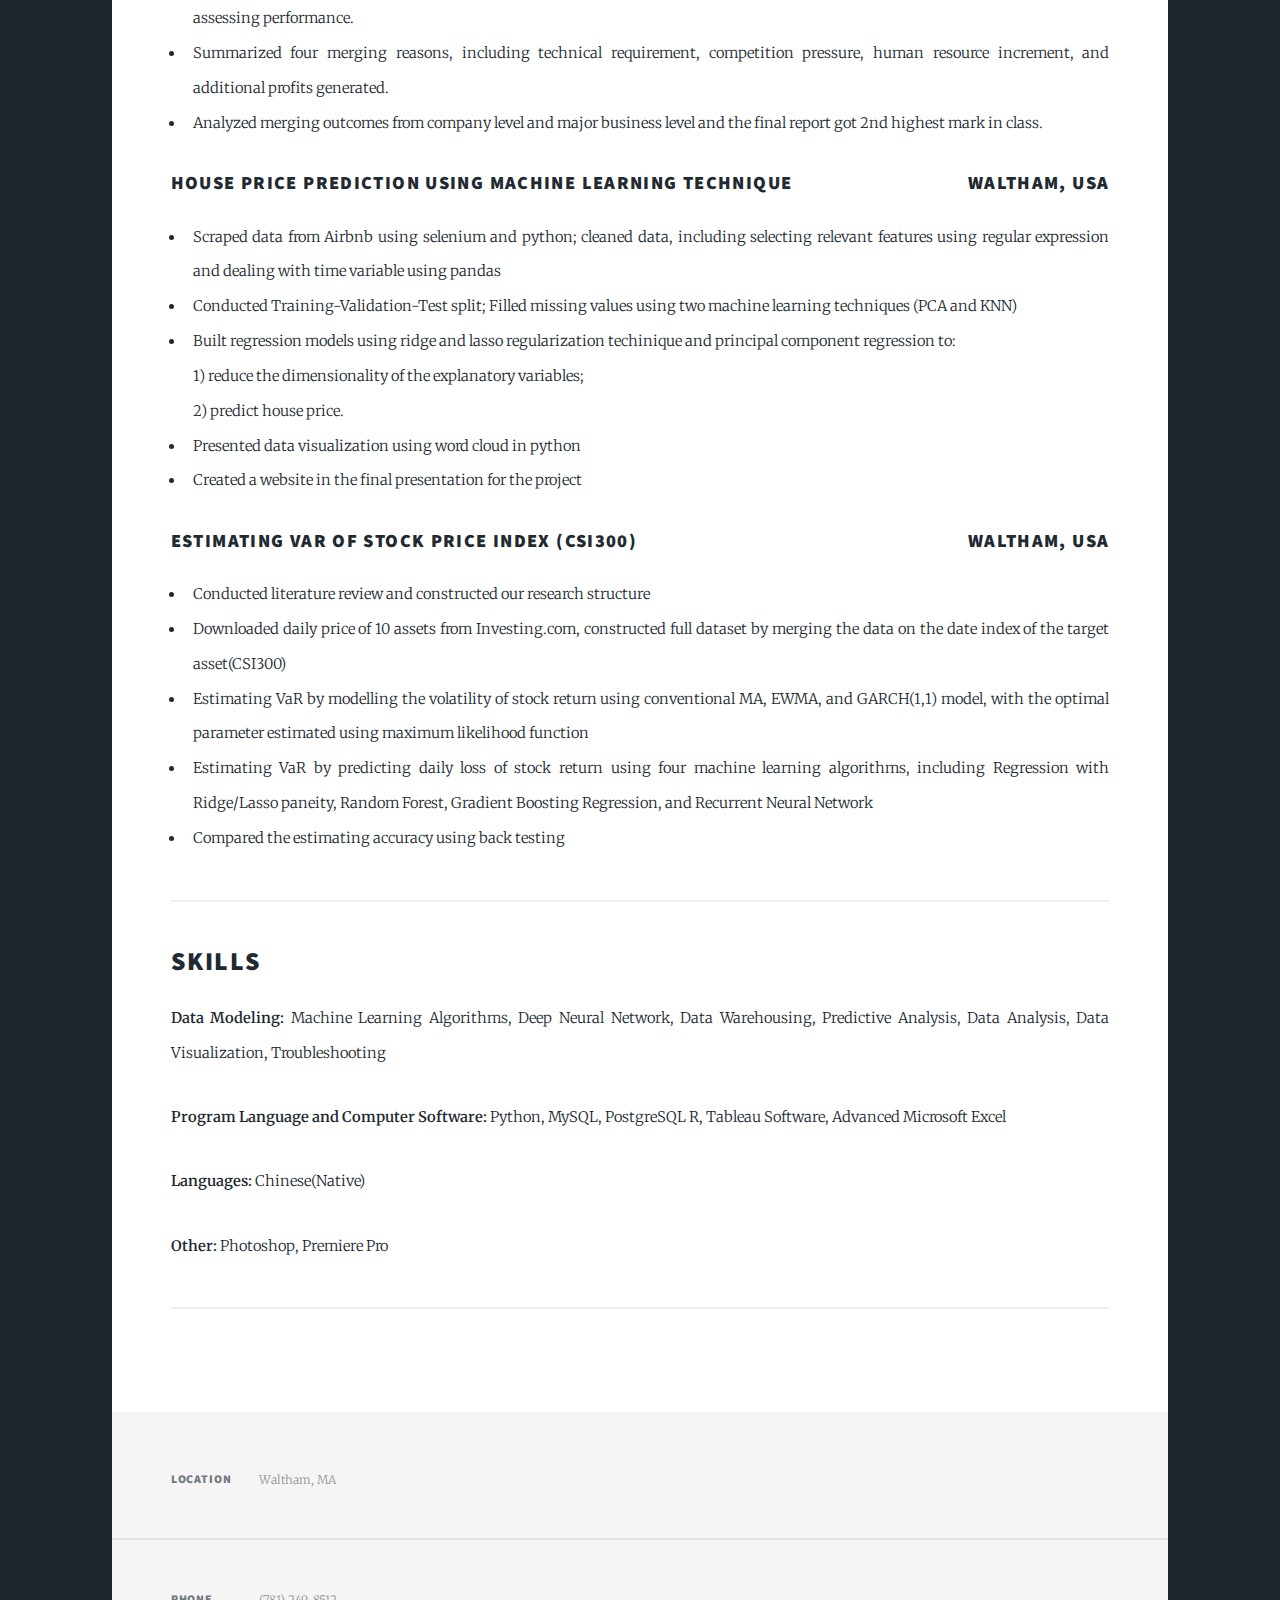
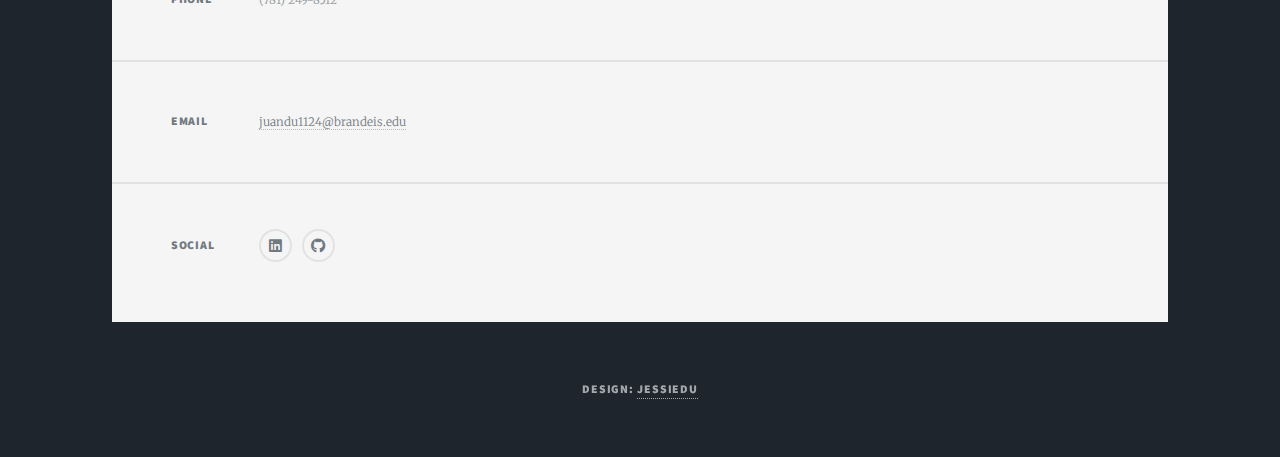
<file: resume.html>
<!DOCTYPE HTML>
<!--
	Massively by HTML5 UP
	html5up.net | @ajlkn
	Free for personal and commercial use under the CCA 3.0 license (html5up.net/license)
-->
<html>
	<head>
		<title>Jessie The Analyst Portfolio</title>
		<meta charset="utf-8" />
		<meta name="viewport" content="width=device-width, initial-scale=1, user-scalable=no" />
		<link rel="stylesheet" href="assets/css/main.css" />
		<noscript><link rel="stylesheet" href="assets/css/noscript.css" /></noscript>
	</head>
	<body class="is-preload">

		<!-- Wrapper -->
			<div id="wrapper">

				<!-- Header -->
					<header id="header">
						<a href="Du.Juan_Resume.pdf" download class="logo">Download Resume</a>
					</header>

				<!-- Nav -->
					<nav id="nav">
						<ul class="links">
							<li><a href="index.html">Project Log</a></li>
							<li><a href="aboutme.html">About Me</a></li>
							<li class="active"><a href="resume.html">Resume</a></li>
							<li><a href="contact.html">Contact</a></li>
						</ul>
						<ul class="icons">
							<li><a href="https://www.linkedin.com/in/juandu-00416/" class="icon brands alt fa-linkedin"><span class="label">LinkedIn</span></a></li>
							<li><a href="https://github.com/jessieDu314" class="icon brands alt fa-github"><span class="label">GitHub</span></a></li>
						</ul>
					</nav>

				<!-- Main -->
					<div id="main">
						<!-- Post -->
							<section class="post">
								<header>
									<h2 style = "text-align: center;">Jessie(Juan) Du </h2>
								</header>

								<!-- Text stuff -->
									<!--<h2>Text</h2>-->
									<p>Waltham, MA<br/> 781-249-8512<br/><a href="mailto:juandu1124@brandeis.edu">juandu1124@brandeis.edu </a></p>
									<hr />
									<header>
										<h2>Education</h2>
										<h3 style = "text-align:left;">
											Brandeis International Business School
											<span style="float:right;">
												08/2021 --- 12/2022
											</span>
										</h3> 
									</header>
									<p>Master of Science in Business Analytics - Academic Excellence Award </br>
										GPA: 4.0/4.0
									</p>
									<header>
										<h3 style = "text-align:left;">
											Beijing Technology and Business University
											<span style="float:right;">
												09/2015 --- 06/2019
											</span>
										</h3> 
									</header>
									<p>Bachelor of Management in Logistics Management - Excellent Graduate</br>
										GPA: 4.3/5.0
									</p>
									<header>
										<h3 style = "text-align:left;">
											University College Cork
											<span style="float:right;">
												09/2015 --- 06/2019
											</span>
										</h3> 
									</header>
									<p>
										Exchanging Program - First-Class Honours</br>
									</p>
									<hr />

								<!-- Lists -->
									<h2>Work Experience</h2>
										<h3 >Brandeis International Business School</h3> 
										<p style = "text-align:left;">
											Graduate Teaching Assistant
											<span style="float:right;">
												08/2022 - 12/2022
											</span>
										</p>
										<ul>
											<li style = "text-align: justify;">Designed in-class exercises, checked assignments, proctored tests, and provided feedback and personalized guidance.</li>
											<li style = "text-align: justify;">Mentored students through office hours and one-on-one communication.</li>
											<li style = "text-align: justify;">Taught small groups of students focused on understanding the course material and working on complex SQL queries.</li>
											<li style = "text-align: justify;">Documented attendance and completed assignments to maintain full class and student records using Excel.</li>
										</ul>
										<h3 >State Street Global Advisor (Brandeis Field Project)</h3> 
										<p style = "text-align:left;">
											Quantitative Researcher
											<span style="float:right;">
												06/2022 - 08/2022
											</span>
										</p>
										<ul>
											<li style = "text-align: justify;">Analyzed the rolling correlation between each pair of stock indexes, created data visualizations using Python, and conducted research to provide explanations and insights.</li>
											<li style = "text-align: justify;">Built univariate and multivariate rolling regression models with and without regularization to predict sector return and tested two different time lengths used for forecasting.</li>
											<li style = "text-align: justify;">Constructed 1-month and 3-month portfolios using three weighting schemes and created python functions to backtest the portfolio performance using multiple measurements.</li>
											<li style = "text-align: justify;">Manually built classification tree algorithm to predict sector return movement and to proposed innovative solutions to incorporate the Gini impurity into portfolio construction.</li>
											<li style = "text-align: justify;">Facilitated weekly team meetings and delivered progress report to the senior members for review and discussion.</li>
										</ul>
										<h3 >Urban Railway Company of CREC Electrification Bureau Group</h3> 
										<p style = "text-align:left;">
											Assistant to the Minister of Material and Equipment
											<span style="float:right;">
												06/2018 - 08/2018
											</span>
										</p>
										<ul>
											<li style = "text-align: justify;">Categorized relevant information, including financial condition, past performance, delivery date and lead time of each supplier using Excel.</li>
											<li style = "text-align: justify;">Wrote competitive negotiation document based on negotiation invitation and instruction to bidders.</li>
											<li style = "text-align: justify;">Classified and filed relative material according to the negotiation document.</li>
											<li style = "text-align: justify;">Issued production and delivery plan to suppliers; monitored storage inspection process based on the material requisition plan of each department.</li>
										</ul>
									<hr />
									<h2>Academic Projects</h2>
									<h3 style = "text-align:left;">
										Investigation on Brand rejuvenation of an old-honored brand, case study of Beijing Dao Xiang Cun
										<span style="float:right;">
											Beijing, China
										</span>
									</h3> 
									<p style = "text-align:left;">
										Team leader    
										<span style="float:right;">
											04/2018 - 05/2018
										</span>
									</p>
									<ul class="alt">
										<li style = "text-align: justify;">Guided through the process and set deadline for each intermediate objective.</li>
										<li style = "text-align: justify;">Designed questionnaires and interview outline; managed field research to identify current problems of company in relation to brand aging with team of three.</li>
										<li style = "text-align: justify;">Created a mind map to integrate four innovative methods and calculated a general budget for improvement measures.</li>
										<li style = "text-align: justify;">Presenting improvement approaches to help the company attracting younger customers and further developing potential market.</li>
										<li style = "text-align: justify;">Wrote a 15-page report to and delivered PowerPoint presentation to the company representative.</li>
									</ul>
									<h3 style = "text-align:left;">
										Investigations of Urban Fire Risk and Fire Protection Ability      
										<span style="float:right;">
											Beijing, China
										</span>
									</h3> 
									<p style = "text-align:left;">
										Team leader    
										<span style="float:right;">
											08/2017 - 09/2017
										</span>
									</p>
									<ul class="alt">
										<li style = "text-align: justify;">Prepared a research plan and organized group meetings to decide on the best option.</li>
										<li style = "text-align: justify;">Applied stratified sampling to determine required sample size at each part, distributed 200+ copies of questionnaires.</li>
										<li style = "text-align: justify;">Filtrated available sample based on testing question set in the questionnaire, and utilized diagrams and imagery to present data.</li>
										<li style = "text-align: justify;">Drafted explanatory description of the risk level and the current protection ability and put forward plausible solutions to 
											improve urban fire-fighting ability in the final report.</li>
									</ul>
									<h3 style = "text-align:left;">
										Case Study of Post-Merger Performance between Disney and Pixar     
										<span style="float:right;">
											Cork, Ireland
										</span>
									</h3> 
									<ul class="alt">
										<li style = "text-align: justify;">Studied company's annual reports, presented data visualizations of the key metrics used in analyzing the merger reasons and assessing performance.</li>
										<li style = "text-align: justify;">Summarized four merging reasons, including technical requirement, competition pressure, human resource increment, and additional profits generated.</li>
										<li style = "text-align: justify;">Analyzed merging outcomes from company level and major business level and the final report got 2nd highest mark in class.</li>
									</ul>
									<h3 style = "text-align:left;">
										House Price Prediction using Machine Learning Technique
										<span style="float:right;">
											Waltham, USA
										</span>
									</h3> 
									<ul class="alt">
										<li style = "text-align: justify;">Scraped data from Airbnb using selenium and python; cleaned data, including selecting relevant features using regular expression and dealing with time variable using pandas</li>
										<li style = "text-align: justify;">Conducted Training-Validation-Test split; Filled missing values using two machine learning techniques (PCA and KNN)</li>
										<li style = "text-align: justify;">Built regression models using ridge and lasso regularization techinique and principal component regression to:  </br>
											 1) reduce the dimensionality of the explanatory variables;</br>
											 2) predict house price.</li>
										<li style = "text-align: justify;">Presented data visualization using word cloud in python</li>
										<li style = "text-align: justify;">Created a website in the final presentation for the project</li>
									</ul>

									<h3 style = "text-align:left;">
										Estimating VaR of Stock Price Index (CSI300)
										<span style="float:right;">
											Waltham, USA
										</span>
									</h3> 
									<ul class="alt">
										<li style = "text-align: justify;">Conducted literature review and constructed our research structure</li>
										<li style = "text-align: justify;">Downloaded daily price of 10 assets from Investing.com, constructed full dataset by merging the data on the date index of the target asset(CSI300)</li>
										<li style = "text-align: justify;">Estimating VaR by modelling the volatility of stock return using conventional MA, EWMA, and GARCH(1,1) model, with the optimal parameter estimated using maximum likelihood function</li>
										<li style = "text-align: justify;">Estimating VaR by predicting daily loss of stock return using four machine learning algorithms, including Regression with Ridge/Lasso paneity, Random Forest, Gradient Boosting Regression, and Recurrent Neural Network</li>
										<li style = "text-align: justify;">Compared the estimating accuracy using back testing</li>
									</ul>
									<hr />

									<h2>SKILLS</h2>
									<p><b>Data Modeling:</b> Machine Learning Algorithms, Deep Neural Network, Data Warehousing, Predictive Analysis, Data Analysis, Data Visualization, Troubleshooting</p>
									<p><b>Program Language and Computer Software:</b> Python, MySQL, PostgreSQL R, Tableau Software, Advanced Microsoft Excel</p>
									<p><b>Languages: </b>Chinese(Native)</p>
									<p><b>Other: </b>Photoshop, Premiere Pro</p>
									
									<hr />
									

									
								</section>
							</div>

									

				<!-- Footer -->
				<footer id="footer">

					<section class="split contact">
						<section class="alt">
							<h3>Location</h3>
							<p>Waltham, MA<br /></p>
						</section>
						<section>
							<h3>Phone</h3>
							<p>(781) 249-8512</p>
						</section>
						<section>
							<h3>Email</h3>
							<p><a href="mailto:juandu1124@brandeis.edu">juandu1124@brandeis.edu</a></p>
						</section>
						<section>
							<h3>Social</h3>
							<ul class="icons alt">
								<li><a href="https://www.linkedin.com/in/juandu-00416/" class="icon brands alt fa-linkedin"><span class="label">LinkedIn</span></a></li>
								<li><a href="https://github.com/jessieDu314" class="icon brands alt fa-github"><span class="label">GitHub</span></a></li>
							</ul>
						</section>
					</section>
				</footer>

			<!-- Copyright -->
				<div id="copyright">
					<ul><li>Design: <a href="https://www.linkedin.com/in/juandu-00416/">JessieDu</a></li></ul>
				</div>

		</div>

	<!-- Scripts -->
		<script src="assets/js/jquery.min.js"></script>
		<script src="assets/js/jquery.scrollex.min.js"></script>
		<script src="assets/js/jquery.scrolly.min.js"></script>
		<script src="assets/js/browser.min.js"></script>
		<script src="assets/js/breakpoints.min.js"></script>
		<script src="assets/js/util.js"></script>
		<script src="assets/js/main.js"></script>

</body>
</html>
</file>
<file: assets/css/main.css>
@import url(fontawesome-all.min.css);
@import url("https://fonts.googleapis.com/css?family=Merriweather:300,700,300italic,700italic|Source+Sans+Pro:900");

/*
	Massively by HTML5 UP
	html5up.net | @ajlkn
	Free for personal and commercial use under the CCA 3.0 license (html5up.net/license)
*/

html, body, div, span, applet, object,
iframe, h1, h2, h3, h4, h5, h6, p, blockquote,
pre, a, abbr, acronym, address, big, cite,
code, del, dfn, em, img, ins, kbd, q, s, samp,
small, strike, strong, sub, sup, tt, var, b,
u, i, center, dl, dt, dd, ol, ul, li, fieldset,
form, label, legend, table, caption, tbody,
tfoot, thead, tr, th, td, article, aside,
canvas, details, embed, figure, figcaption,
footer, header, hgroup, menu, nav, output, ruby,
section, summary, time, mark, audio, video {
	margin: 0;
	padding: 0;
	border: 0;
	font-size: 100%;
	font: inherit;
	vertical-align: baseline;}

article, aside, details, figcaption, figure,
footer, header, hgroup, menu, nav, section {
	display: block;}

body {
	line-height: 1;
}

ol, ul {
	list-style: none;
}

blockquote, q {
	quotes: none;
}

	blockquote:before, blockquote:after, q:before, q:after {
		content: '';
		content: none;
	}

table {
	border-collapse: collapse;
	border-spacing: 0;
}

body {
	-webkit-text-size-adjust: none;
}

mark {
	background-color: transparent;
	color: inherit;
}

input::-moz-focus-inner {
	border: 0;
	padding: 0;
}

input, select, textarea {
	-moz-appearance: none;
	-webkit-appearance: none;
	-ms-appearance: none;
	appearance: none;
}

/* Basic */

	@-ms-viewport {
		width: device-width;
	}

	body {
		-ms-overflow-style: scrollbar;
	}

	@media screen and (max-width: 480px) {

		html, body {
			min-width: 320px;
		}

	}

	html {
		box-sizing: border-box;
	}

	*, *:before, *:after {
		box-sizing: inherit;
	}

	body {
		background-color: #1e252d;
	}

		body.is-preload *, body.is-preload *:before, body.is-preload *:after {
			-moz-animation: none !important;
			-webkit-animation: none !important;
			-ms-animation: none !important;
			animation: none !important;
			-moz-transition: none !important;
			-webkit-transition: none !important;
			-ms-transition: none !important;
			transition: none !important;
		}

/* Type */

	html {
		font-size: 16pt;
	}

		@media screen and (max-width: 1680px) {

			html {
				font-size: 12pt;
			}

		}

		@media screen and (max-width: 1280px) {

			html {
				font-size: 11pt;
			}

		}

		@media screen and (max-width: 360px) {

			html {
				font-size: 10pt;
			}

		}

	body {
		color: #212931;
	}

	body, input, select, textarea {
		font-family: "Merriweather", Georgia, serif;
		font-weight: 300;
		font-size: 1rem;
		line-height: 2.375;
	}

	a {
		-moz-transition: color 0.2s ease-in-out, background-color 0.2s ease-in-out, border-color 0.2s ease-in-out, box-shadow 0.2s ease-in-out;
		-webkit-transition: color 0.2s ease-in-out, background-color 0.2s ease-in-out, border-color 0.2s ease-in-out, box-shadow 0.2s ease-in-out;
		-ms-transition: color 0.2s ease-in-out, background-color 0.2s ease-in-out, border-color 0.2s ease-in-out, box-shadow 0.2s ease-in-out;
		transition: color 0.2s ease-in-out, background-color 0.2s ease-in-out, border-color 0.2s ease-in-out, box-shadow 0.2s ease-in-out;
		border-bottom: dotted 1px;
		text-decoration: none;
	}

		a:hover {
			border-bottom-color: transparent;
		}

	strong, b {
		font-weight: 600;
	}

	em, i {
		font-style: italic;
	}

	p {
		text-align: justify;
		margin: 0 0 2rem 0;
	}

	h1, h2, h3, h4, h5, h6 {
		font-family: "Source Sans Pro", Helvetica, sans-serif;
		font-weight: 900;
		line-height: 1.5;
		letter-spacing: 0.075em;
		text-transform: uppercase;
		margin: 0 0 1rem 0;
	}

		h1 a, h2 a, h3 a, h4 a, h5 a, h6 a {
			border-bottom: 0;
			color: inherit;
			text-decoration: none;
		}

	h1 {
		font-size: 4rem;
		line-height: 1.1;
		margin: 0 0 2rem 0;
	}

	h2 {
		font-size: 1.75rem;
		line-height: 1.3;
		margin: 0 0 1.5rem 0;
	}

	h3 {
		font-size: 1.25rem;
		margin: 0 0 1.5rem 0;
	}

	h4 {
		font-size: 1rem;
	}

	h5 {
		font-size: 0.9rem;
	}

	h6 {
		font-size: 0.8rem;
	}

	sub {
		font-size: 0.8rem;
		position: relative;
		top: 0.5rem;
	}

	sup {
		font-size: 0.8rem;
		position: relative;
		top: -0.5rem;
	}

	blockquote {
		border-left: solid 4px;
		font-style: italic;
		margin: 0 0 2rem 0;
		padding: 0.5rem 0 0.5rem 2rem;
	}

	code {
		border: solid 2px;
		font-family: "Courier New", monospace;
		font-size: 0.9rem;
		margin: 0 0.25rem;
		padding: 0.25rem 0.65rem;
	}

	pre {
		-webkit-overflow-scrolling: touch;
		font-family: "Courier New", monospace;
		font-size: 0.9rem;
		margin: 0 0 2rem 0;
	}

		pre code {
			display: block;
			line-height: 1.75;
			padding: 1rem 1.5rem;
			overflow-x: auto;
		}

	hr {
		border: 0;
		border-bottom: solid 2px;
		margin: 3rem 0;
	}

		hr.major {
			margin: 5rem 0;
		}

	.align-left {
		text-align: left;
	}

	.align-center {
		text-align: center;
	}

	.align-right {
		text-align: right;
	}

	input, select, textarea {
		color: #212931;
	}

	a {
		color: #212931;
		border-bottom-color: rgba(33, 41, 49, 0.5);
	}

		a:hover {
			border-bottom-color: transparent;
			color: #18bfef !important;
		}

	strong, b {
		color: #212931;
	}

	h1, h2, h3, h4, h5, h6 {
		color: #212931;
	}

	blockquote {
		border-left-color: #eeeeee;
	}

	code {
		background: rgba(220, 220, 220, 0.25);
		border-color: #eeeeee;
	}

	hr {
		border-bottom-color: #eeeeee;
	}

/* Row */

	.row {
		display: flex;
		flex-wrap: wrap;
		box-sizing: border-box;
		align-items: stretch;
	}

		.row > * {
			box-sizing: border-box;
		}

		.row.gtr-uniform > * > :last-child {
			margin-bottom: 0;
		}

		.row.aln-left {
			justify-content: flex-start;
		}

		.row.aln-center {
			justify-content: center;
		}

		.row.aln-right {
			justify-content: flex-end;
		}

		.row.aln-top {
			align-items: flex-start;
		}

		.row.aln-middle {
			align-items: center;
		}

		.row.aln-bottom {
			align-items: flex-end;
		}

		.row > .imp {
			order: -1;
		}

		.row > .col-1 {
			width: 8.33333%;
		}

		.row > .off-1 {
			margin-left: 8.33333%;
		}

		.row > .col-2 {
			width: 16.66667%;
		}

		.row > .off-2 {
			margin-left: 16.66667%;
		}

		.row > .col-3 {
			width: 25%;
		}

		.row > .off-3 {
			margin-left: 25%;
		}

		.row > .col-4 {
			width: 33.33333%;
		}

		.row > .off-4 {
			margin-left: 33.33333%;
		}

		.row > .col-5 {
			width: 41.66667%;
		}

		.row > .off-5 {
			margin-left: 41.66667%;
		}

		.row > .col-6 {
			width: 50%;
		}

		.row > .off-6 {
			margin-left: 50%;
		}

		.row > .col-7 {
			width: 58.33333%;
		}

		.row > .off-7 {
			margin-left: 58.33333%;
		}

		.row > .col-8 {
			width: 66.66667%;
		}

		.row > .off-8 {
			margin-left: 66.66667%;
		}

		.row > .col-9 {
			width: 75%;
		}

		.row > .off-9 {
			margin-left: 75%;
		}

		.row > .col-10 {
			width: 83.33333%;
		}

		.row > .off-10 {
			margin-left: 83.33333%;
		}

		.row > .col-11 {
			width: 91.66667%;
		}

		.row > .off-11 {
			margin-left: 91.66667%;
		}

		.row > .col-12 {
			width: 100%;
		}

		.row > .off-12 {
			margin-left: 100%;
		}

		.row.gtr-0 {
			margin-top: 0;
			margin-left: 0rem;
		}

			.row.gtr-0 > * {
				padding: 0 0 0 0rem;
			}

			.row.gtr-0.gtr-uniform {
				margin-top: 0rem;
			}

				.row.gtr-0.gtr-uniform > * {
					padding-top: 0rem;
				}

		.row.gtr-25 {
			margin-top: 0;
			margin-left: -0.375rem;
		}

			.row.gtr-25 > * {
				padding: 0 0 0 0.375rem;
			}

			.row.gtr-25.gtr-uniform {
				margin-top: -0.375rem;
			}

				.row.gtr-25.gtr-uniform > * {
					padding-top: 0.375rem;
				}

		.row.gtr-50 {
			margin-top: 0;
			margin-left: -0.75rem;
		}

			.row.gtr-50 > * {
				padding: 0 0 0 0.75rem;
			}

			.row.gtr-50.gtr-uniform {
				margin-top: -0.75rem;
			}

				.row.gtr-50.gtr-uniform > * {
					padding-top: 0.75rem;
				}

		.row {
			margin-top: 0;
			margin-left: -1.5rem;
		}

			.row > * {
				padding: 0 0 0 1.5rem;
			}

			.row.gtr-uniform {
				margin-top: -1.5rem;
			}

				.row.gtr-uniform > * {
					padding-top: 1.5rem;
				}

		.row.gtr-150 {
			margin-top: 0;
			margin-left: -2.25rem;
		}

			.row.gtr-150 > * {
				padding: 0 0 0 2.25rem;
			}

			.row.gtr-150.gtr-uniform {
				margin-top: -2.25rem;
			}

				.row.gtr-150.gtr-uniform > * {
					padding-top: 2.25rem;
				}

		.row.gtr-200 {
			margin-top: 0;
			margin-left: -3rem;
		}

			.row.gtr-200 > * {
				padding: 0 0 0 3rem;
			}

			.row.gtr-200.gtr-uniform {
				margin-top: -3rem;
			}

				.row.gtr-200.gtr-uniform > * {
					padding-top: 3rem;
				}

		@media screen and (max-width: 1680px) {

			.row {
				display: flex;
				flex-wrap: wrap;
				box-sizing: border-box;
				align-items: stretch;
			}

				.row > * {
					box-sizing: border-box;
				}

				.row.gtr-uniform > * > :last-child {
					margin-bottom: 0;
				}

				.row.aln-left {
					justify-content: flex-start;
				}

				.row.aln-center {
					justify-content: center;
				}

				.row.aln-right {
					justify-content: flex-end;
				}

				.row.aln-top {
					align-items: flex-start;
				}

				.row.aln-middle {
					align-items: center;
				}

				.row.aln-bottom {
					align-items: flex-end;
				}

				.row > .imp-xlarge {
					order: -1;
				}

				.row > .col-1-xlarge {
					width: 8.33333%;
				}

				.row > .off-1-xlarge {
					margin-left: 8.33333%;
				}

				.row > .col-2-xlarge {
					width: 16.66667%;
				}

				.row > .off-2-xlarge {
					margin-left: 16.66667%;
				}

				.row > .col-3-xlarge {
					width: 25%;
				}

				.row > .off-3-xlarge {
					margin-left: 25%;
				}

				.row > .col-4-xlarge {
					width: 33.33333%;
				}

				.row > .off-4-xlarge {
					margin-left: 33.33333%;
				}

				.row > .col-5-xlarge {
					width: 41.66667%;
				}

				.row > .off-5-xlarge {
					margin-left: 41.66667%;
				}

				.row > .col-6-xlarge {
					width: 50%;
				}

				.row > .off-6-xlarge {
					margin-left: 50%;
				}

				.row > .col-7-xlarge {
					width: 58.33333%;
				}

				.row > .off-7-xlarge {
					margin-left: 58.33333%;
				}

				.row > .col-8-xlarge {
					width: 66.66667%;
				}

				.row > .off-8-xlarge {
					margin-left: 66.66667%;
				}

				.row > .col-9-xlarge {
					width: 75%;
				}

				.row > .off-9-xlarge {
					margin-left: 75%;
				}

				.row > .col-10-xlarge {
					width: 83.33333%;
				}

				.row > .off-10-xlarge {
					margin-left: 83.33333%;
				}

				.row > .col-11-xlarge {
					width: 91.66667%;
				}

				.row > .off-11-xlarge {
					margin-left: 91.66667%;
				}

				.row > .col-12-xlarge {
					width: 100%;
				}

				.row > .off-12-xlarge {
					margin-left: 100%;
				}

				.row.gtr-0 {
					margin-top: 0;
					margin-left: 0rem;
				}

					.row.gtr-0 > * {
						padding: 0 0 0 0rem;
					}

					.row.gtr-0.gtr-uniform {
						margin-top: 0rem;
					}

						.row.gtr-0.gtr-uniform > * {
							padding-top: 0rem;
						}

				.row.gtr-25 {
					margin-top: 0;
					margin-left: -0.375rem;
				}

					.row.gtr-25 > * {
						padding: 0 0 0 0.375rem;
					}

					.row.gtr-25.gtr-uniform {
						margin-top: -0.375rem;
					}

						.row.gtr-25.gtr-uniform > * {
							padding-top: 0.375rem;
						}

				.row.gtr-50 {
					margin-top: 0;
					margin-left: -0.75rem;
				}

					.row.gtr-50 > * {
						padding: 0 0 0 0.75rem;
					}

					.row.gtr-50.gtr-uniform {
						margin-top: -0.75rem;
					}

						.row.gtr-50.gtr-uniform > * {
							padding-top: 0.75rem;
						}

				.row {
					margin-top: 0;
					margin-left: -1.5rem;
				}

					.row > * {
						padding: 0 0 0 1.5rem;
					}

					.row.gtr-uniform {
						margin-top: -1.5rem;
					}

						.row.gtr-uniform > * {
							padding-top: 1.5rem;
						}

				.row.gtr-150 {
					margin-top: 0;
					margin-left: -2.25rem;
				}

					.row.gtr-150 > * {
						padding: 0 0 0 2.25rem;
					}

					.row.gtr-150.gtr-uniform {
						margin-top: -2.25rem;
					}

						.row.gtr-150.gtr-uniform > * {
							padding-top: 2.25rem;
						}

				.row.gtr-200 {
					margin-top: 0;
					margin-left: -3rem;
				}

					.row.gtr-200 > * {
						padding: 0 0 0 3rem;
					}

					.row.gtr-200.gtr-uniform {
						margin-top: -3rem;
					}

						.row.gtr-200.gtr-uniform > * {
							padding-top: 3rem;
						}

		}

		@media screen and (max-width: 1280px) {

			.row {
				display: flex;
				flex-wrap: wrap;
				box-sizing: border-box;
				align-items: stretch;
			}

				.row > * {
					box-sizing: border-box;
				}

				.row.gtr-uniform > * > :last-child {
					margin-bottom: 0;
				}

				.row.aln-left {
					justify-content: flex-start;
				}

				.row.aln-center {
					justify-content: center;
				}

				.row.aln-right {
					justify-content: flex-end;
				}

				.row.aln-top {
					align-items: flex-start;
				}

				.row.aln-middle {
					align-items: center;
				}

				.row.aln-bottom {
					align-items: flex-end;
				}

				.row > .imp-large {
					order: -1;
				}

				.row > .col-1-large {
					width: 8.33333%;
				}

				.row > .off-1-large {
					margin-left: 8.33333%;
				}

				.row > .col-2-large {
					width: 16.66667%;
				}

				.row > .off-2-large {
					margin-left: 16.66667%;
				}

				.row > .col-3-large {
					width: 25%;
				}

				.row > .off-3-large {
					margin-left: 25%;
				}

				.row > .col-4-large {
					width: 33.33333%;
				}

				.row > .off-4-large {
					margin-left: 33.33333%;
				}

				.row > .col-5-large {
					width: 41.66667%;
				}

				.row > .off-5-large {
					margin-left: 41.66667%;
				}

				.row > .col-6-large {
					width: 50%;
				}

				.row > .off-6-large {
					margin-left: 50%;
				}

				.row > .col-7-large {
					width: 58.33333%;
				}

				.row > .off-7-large {
					margin-left: 58.33333%;
				}

				.row > .col-8-large {
					width: 66.66667%;
				}

				.row > .off-8-large {
					margin-left: 66.66667%;
				}

				.row > .col-9-large {
					width: 75%;
				}

				.row > .off-9-large {
					margin-left: 75%;
				}

				.row > .col-10-large {
					width: 83.33333%;
				}

				.row > .off-10-large {
					margin-left: 83.33333%;
				}

				.row > .col-11-large {
					width: 91.66667%;
				}

				.row > .off-11-large {
					margin-left: 91.66667%;
				}

				.row > .col-12-large {
					width: 100%;
				}
				.row > .off-12-large {
					margin-left: 100%;

				}

				.row.gtr-0 {
					margin-top: 0;
					margin-left: 0rem;
				}

					.row.gtr-0 > * {
						padding: 0 0 0 0rem;
					}

					.row.gtr-0.gtr-uniform {
						margin-top: 0rem;
					}

						.row.gtr-0.gtr-uniform > * {
							padding-top: 0rem;
						}

				.row.gtr-25 {
					margin-top: 0;
					margin-left: -0.375rem;
				}

					.row.gtr-25 > * {
						padding: 0 0 0 0.375rem;
					}

					.row.gtr-25.gtr-uniform {
						margin-top: -0.375rem;
					}

						.row.gtr-25.gtr-uniform > * {
							padding-top: 0.375rem;
						}

				.row.gtr-50 {
					margin-top: 0;
					margin-left: -0.75rem;
				}

					.row.gtr-50 > * {
						padding: 0 0 0 0.75rem;
					}

					.row.gtr-50.gtr-uniform {
						margin-top: -0.75rem;
					}

						.row.gtr-50.gtr-uniform > * {
							padding-top: 0.75rem;
						}

				.row {
					margin-top: 0;
					margin-left: -1.5rem;
				}

					.row > * {
						padding: 0 0 0 1.5rem;
					}

					.row.gtr-uniform {
						margin-top: -1.5rem;
					}

						.row.gtr-uniform > * {
							padding-top: 1.5rem;
						}

				.row.gtr-150 {
					margin-top: 0;
					margin-left: -2.25rem;
				}

					.row.gtr-150 > * {
						padding: 0 0 0 2.25rem;
					}

					.row.gtr-150.gtr-uniform {
						margin-top: -2.25rem;
					}

						.row.gtr-150.gtr-uniform > * {
							padding-top: 2.25rem;
						}

				.row.gtr-200 {
					margin-top: 0;
					margin-left: -3rem;
				}

					.row.gtr-200 > * {
						padding: 0 0 0 3rem;
					}

					.row.gtr-200.gtr-uniform {
						margin-top: -3rem;
					}

						.row.gtr-200.gtr-uniform > * {
							padding-top: 3rem;
						}

		}

		@media screen and (max-width: 980px) {

			.row {
				display: flex;
				flex-wrap: wrap;
				box-sizing: border-box;
				align-items: stretch;
			}

				.row > * {
					box-sizing: border-box;
				}

				.row.gtr-uniform > * > :last-child {
					margin-bottom: 0;
				}

				.row.aln-left {
					justify-content: flex-start;
				}

				.row.aln-center {
					justify-content: center;
				}

				.row.aln-right {
					justify-content: flex-end;
				}

				.row.aln-top {
					align-items: flex-start;
				}

				.row.aln-middle {
					align-items: center;
				}

				.row.aln-bottom {
					align-items: flex-end;
				}

				.row > .imp-medium {
					order: -1;
				}

				.row > .col-1-medium {
					width: 8.33333%;
				}

				.row > .off-1-medium {
					margin-left: 8.33333%;
				}

				.row > .col-2-medium {
					width: 16.66667%;
				}

				.row > .off-2-medium {
					margin-left: 16.66667%;
				}

				.row > .col-3-medium {
					width: 25%;
				}

				.row > .off-3-medium {
					margin-left: 25%;
				}

				.row > .col-4-medium {
					width: 33.33333%;
				}

				.row > .off-4-medium {
					margin-left: 33.33333%;
				}

				.row > .col-5-medium {
					width: 41.66667%;
				}

				.row > .off-5-medium {
					margin-left: 41.66667%;
				}

				.row > .col-6-medium {
					width: 50%;
				}

				.row > .off-6-medium {
					margin-left: 50%;
				}

				.row > .col-7-medium {
					width: 58.33333%;
				}

				.row > .off-7-medium {
					margin-left: 58.33333%;
				}

				.row > .col-8-medium {
					width: 66.66667%;
				}

				.row > .off-8-medium {
					margin-left: 66.66667%;
				}

				.row > .col-9-medium {
					width: 75%;
				}

				.row > .off-9-medium {
					margin-left: 75%;
				}

				.row > .col-10-medium {
					width: 83.33333%;
				}

				.row > .off-10-medium {
					margin-left: 83.33333%;
				}

				.row > .col-11-medium {
					width: 91.66667%;
				}

				.row > .off-11-medium {
					margin-left: 91.66667%;
				}

				.row > .col-12-medium {
					width: 100%;
				}

				.row > .off-12-medium {
					margin-left: 100%;
				}

				.row.gtr-0 {
					margin-top: 0;
					margin-left: 0rem;
				}

					.row.gtr-0 > * {
						padding: 0 0 0 0rem;
					}

					.row.gtr-0.gtr-uniform {
						margin-top: 0rem;
					}

						.row.gtr-0.gtr-uniform > * {
							padding-top: 0rem;
						}

				.row.gtr-25 {
					margin-top: 0;
					margin-left: -0.375rem;
				}

					.row.gtr-25 > * {
						padding: 0 0 0 0.375rem;
					}

					.row.gtr-25.gtr-uniform {
						margin-top: -0.375rem;
					}

						.row.gtr-25.gtr-uniform > * {
							padding-top: 0.375rem;
						}

				.row.gtr-50 {
					margin-top: 0;
					margin-left: -0.75rem;
				}

					.row.gtr-50 > * {
						padding: 0 0 0 0.75rem;
					}

					.row.gtr-50.gtr-uniform {
						margin-top: -0.75rem;
					}

						.row.gtr-50.gtr-uniform > * {
							padding-top: 0.75rem;
						}

				.row {
					margin-top: 0;
					margin-left: -1.5rem;
				}

					.row > * {
						padding: 0 0 0 1.5rem;
					}

					.row.gtr-uniform {
						margin-top: -1.5rem;
					}

						.row.gtr-uniform > * {
							padding-top: 1.5rem;
						}

				.row.gtr-150 {
					margin-top: 0;
					margin-left: -2.25rem;
				}

					.row.gtr-150 > * {
						padding: 0 0 0 2.25rem;
					}

					.row.gtr-150.gtr-uniform {
						margin-top: -2.25rem;
					}

						.row.gtr-150.gtr-uniform > * {
							padding-top: 2.25rem;
						}

				.row.gtr-200 {
					margin-top: 0;
					margin-left: -3rem;
				}

					.row.gtr-200 > * {
						padding: 0 0 0 3rem;
					}

					.row.gtr-200.gtr-uniform {
						margin-top: -3rem;
					}

						.row.gtr-200.gtr-uniform > * {
							padding-top: 3rem;
						}

		}

		@media screen and (max-width: 736px) {

			.row {
				display: flex;
				flex-wrap: wrap;
				box-sizing: border-box;
				align-items: stretch;
			}

				.row > * {
					box-sizing: border-box;
				}

				.row.gtr-uniform > * > :last-child {
					margin-bottom: 0;
				}

				.row.aln-left {
					justify-content: flex-start;
				}

				.row.aln-center {
					justify-content: center;
				}

				.row.aln-right {
					justify-content: flex-end;
				}

				.row.aln-top {
					align-items: flex-start;
				}

				.row.aln-middle {
					align-items: center;
				}

				.row.aln-bottom {
					align-items: flex-end;
				}

				.row > .imp-small {
					order: -1;
				}

				.row > .col-1-small {
					width: 8.33333%;
				}

				.row > .off-1-small {
					margin-left: 8.33333%;
				}

				.row > .col-2-small {
					width: 16.66667%;
				}

				.row > .off-2-small {
					margin-left: 16.66667%;
				}

				.row > .col-3-small {
					width: 25%;
				}

				.row > .off-3-small {
					margin-left: 25%;
				}

				.row > .col-4-small {
					width: 33.33333%;
				}

				.row > .off-4-small {
					margin-left: 33.33333%;
				}

				.row > .col-5-small {
					width: 41.66667%;
				}

				.row > .off-5-small {
					margin-left: 41.66667%;
				}

				.row > .col-6-small {
					width: 50%;
				}

				.row > .off-6-small {
					margin-left: 50%;
				}

				.row > .col-7-small {
					width: 58.33333%;
				}

				.row > .off-7-small {
					margin-left: 58.33333%;
				}

				.row > .col-8-small {
					width: 66.66667%;
				}

				.row > .off-8-small {
					margin-left: 66.66667%;
				}

				.row > .col-9-small {
					width: 75%;
				}

				.row > .off-9-small {
					margin-left: 75%;
				}

				.row > .col-10-small {
					width: 83.33333%;
				}

				.row > .off-10-small {
					margin-left: 83.33333%;
				}

				.row > .col-11-small {
					width: 91.66667%;
				}

				.row > .off-11-small {
					margin-left: 91.66667%;
				}

				.row > .col-12-small {
					width: 100%;
				}

				.row > .off-12-small {
					margin-left: 100%;
				}

				.row.gtr-0 {
					margin-top: 0;
					margin-left: 0rem;
				}

					.row.gtr-0 > * {
						padding: 0 0 0 0rem;
					}

					.row.gtr-0.gtr-uniform {
						margin-top: 0rem;
					}

						.row.gtr-0.gtr-uniform > * {
							padding-top: 0rem;
						}

				.row.gtr-25 {
					margin-top: 0;
					margin-left: -0.375rem;
				}

					.row.gtr-25 > * {
						padding: 0 0 0 0.375rem;
					}

					.row.gtr-25.gtr-uniform {
						margin-top: -0.375rem;
					}

						.row.gtr-25.gtr-uniform > * {
							padding-top: 0.375rem;
						}

				.row.gtr-50 {
					margin-top: 0;
					margin-left: -0.75rem;
				}

					.row.gtr-50 > * {
						padding: 0 0 0 0.75rem;
					}

					.row.gtr-50.gtr-uniform {
						margin-top: -0.75rem;
					}

						.row.gtr-50.gtr-uniform > * {
							padding-top: 0.75rem;
						}

				.row {
					margin-top: 0;
					margin-left: -1.5rem;
				}

					.row > * {
						padding: 0 0 0 1.5rem;
					}

					.row.gtr-uniform {
						margin-top: -1.5rem;
					}

						.row.gtr-uniform > * {
							padding-top: 1.5rem;
						}

				.row.gtr-150 {
					margin-top: 0;
					margin-left: -2.25rem;
				}

					.row.gtr-150 > * {
						padding: 0 0 0 2.25rem;
					}

					.row.gtr-150.gtr-uniform {
						margin-top: -2.25rem;
					}

						.row.gtr-150.gtr-uniform > * {
							padding-top: 2.25rem;
						}

				.row.gtr-200 {
					margin-top: 0;
					margin-left: -3rem;
				}

					.row.gtr-200 > * {
						padding: 0 0 0 3rem;
					}

					.row.gtr-200.gtr-uniform {
						margin-top: -3rem;
					}

						.row.gtr-200.gtr-uniform > * {
							padding-top: 3rem;
						}

		}

		@media screen and (max-width: 480px) {

			.row {
				display: flex;
				flex-wrap: wrap;
				box-sizing: border-box;
				align-items: stretch;
			}

				.row > * {
					box-sizing: border-box;
				}

				.row.gtr-uniform > * > :last-child {
					margin-bottom: 0;
				}

				.row.aln-left {
					justify-content: flex-start;
				}

				.row.aln-center {
					justify-content: center;
				}

				.row.aln-right {
					justify-content: flex-end;
				}

				.row.aln-top {
					align-items: flex-start;
				}

				.row.aln-middle {
					align-items: center;
				}

				.row.aln-bottom {
					align-items: flex-end;
				}

				.row > .imp-xsmall {
					order: -1;
				}

				.row > .col-1-xsmall {
					width: 8.33333%;
				}

				.row > .off-1-xsmall {
					margin-left: 8.33333%;
				}

				.row > .col-2-xsmall {
					width: 16.66667%;
				}

				.row > .off-2-xsmall {
					margin-left: 16.66667%;
				}

				.row > .col-3-xsmall {
					width: 25%;
				}

				.row > .off-3-xsmall {
					margin-left: 25%;
				}

				.row > .col-4-xsmall {
					width: 33.33333%;
				}

				.row > .off-4-xsmall {
					margin-left: 33.33333%;
				}

				.row > .col-5-xsmall {
					width: 41.66667%;
				}

				.row > .off-5-xsmall {
					margin-left: 41.66667%;
				}

				.row > .col-6-xsmall {
					width: 50%;
				}

				.row > .off-6-xsmall {
					margin-left: 50%;
				}

				.row > .col-7-xsmall {
					width: 58.33333%;
				}

				.row > .off-7-xsmall {
					margin-left: 58.33333%;
				}

				.row > .col-8-xsmall {
					width: 66.66667%;
				}

				.row > .off-8-xsmall {
					margin-left: 66.66667%;
				}

				.row > .col-9-xsmall {
					width: 75%;
				}

				.row > .off-9-xsmall {
					margin-left: 75%;
				}

				.row > .col-10-xsmall {
					width: 83.33333%;
				}

				.row > .off-10-xsmall {
					margin-left: 83.33333%;
				}

				.row > .col-11-xsmall {
					width: 91.66667%;
				}

				.row > .off-11-xsmall {
					margin-left: 91.66667%;
				}

				.row > .col-12-xsmall {
					width: 100%;
				}

				.row > .off-12-xsmall {
					margin-left: 100%;
				}

				.row.gtr-0 {
					margin-top: 0;
					margin-left: 0rem;
				}

					.row.gtr-0 > * {
						padding: 0 0 0 0rem;
					}

					.row.gtr-0.gtr-uniform {
						margin-top: 0rem;
					}

						.row.gtr-0.gtr-uniform > * {
							padding-top: 0rem;
						}

				.row.gtr-25 {
					margin-top: 0;
					margin-left: -0.375rem;
				}

					.row.gtr-25 > * {
						padding: 0 0 0 0.375rem;
					}

					.row.gtr-25.gtr-uniform {
						margin-top: -0.375rem;
					}

						.row.gtr-25.gtr-uniform > * {
							padding-top: 0.375rem;
						}

				.row.gtr-50 {
					margin-top: 0;
					margin-left: -0.75rem;
				}

					.row.gtr-50 > * {
						padding: 0 0 0 0.75rem;
					}

					.row.gtr-50.gtr-uniform {
						margin-top: -0.75rem;
					}

						.row.gtr-50.gtr-uniform > * {
							padding-top: 0.75rem;
						}

				.row {
					margin-top: 0;
					margin-left: -1.5rem;
				}

					.row > * {
						padding: 0 0 0 1.5rem;
					}

					.row.gtr-uniform {
						margin-top: -1.5rem;
					}

						.row.gtr-uniform > * {
							padding-top: 1.5rem;
						}

				.row.gtr-150 {
					margin-top: 0;
					margin-left: -2.25rem;
				}

					.row.gtr-150 > * {
						padding: 0 0 0 2.25rem;
					}

					.row.gtr-150.gtr-uniform {
						margin-top: -2.25rem;
					}

						.row.gtr-150.gtr-uniform > * {
							padding-top: 2.25rem;
						}

				.row.gtr-200 {
					margin-top: 0;
					margin-left: -3rem;
				}

					.row.gtr-200 > * {
						padding: 0 0 0 3rem;
					}

					.row.gtr-200.gtr-uniform {
						margin-top: -3rem;
					}

						.row.gtr-200.gtr-uniform > * {
							padding-top: 3rem;
						}

		}

		@media screen and (max-width: 360px) {

			.row {
				display: flex;
				flex-wrap: wrap;
				box-sizing: border-box;
				align-items: stretch;
			}

				.row > * {
					box-sizing: border-box;
				}

				.row.gtr-uniform > * > :last-child {
					margin-bottom: 0;
				}

				.row.aln-left {
					justify-content: flex-start;
				}

				.row.aln-center {
					justify-content: center;
				}

				.row.aln-right {
					justify-content: flex-end;
				}

				.row.aln-top {
					align-items: flex-start;
				}

				.row.aln-middle {
					align-items: center;
				}

				.row.aln-bottom {
					align-items: flex-end;
				}

				.row > .imp-xxsmall {
					order: -1;
				}

				.row > .col-1-xxsmall {
					width: 8.33333%;
				}

				.row > .off-1-xxsmall {
					margin-left: 8.33333%;
				}

				.row > .col-2-xxsmall {
					width: 16.66667%;
				}

				.row > .off-2-xxsmall {
					margin-left: 16.66667%;
				}

				.row > .col-3-xxsmall {
					width: 25%;
				}

				.row > .off-3-xxsmall {
					margin-left: 25%;
				}

				.row > .col-4-xxsmall {
					width: 33.33333%;
				}

				.row > .off-4-xxsmall {
					margin-left: 33.33333%;
				}

				.row > .col-5-xxsmall {
					width: 41.66667%;
				}

				.row > .off-5-xxsmall {
					margin-left: 41.66667%;
				}

				.row > .col-6-xxsmall {
					width: 50%;
				}

				.row > .off-6-xxsmall {
					margin-left: 50%;
				}

				.row > .col-7-xxsmall {
					width: 58.33333%;
				}

				.row > .off-7-xxsmall {
					margin-left: 58.33333%;
				}

				.row > .col-8-xxsmall {
					width: 66.66667%;
				}

				.row > .off-8-xxsmall {
					margin-left: 66.66667%;
				}

				.row > .col-9-xxsmall {
					width: 75%;
				}

				.row > .off-9-xxsmall {
					margin-left: 75%;
				}

				.row > .col-10-xxsmall {
					width: 83.33333%;
				}

				.row > .off-10-xxsmall {
					margin-left: 83.33333%;
				}

				.row > .col-11-xxsmall {
					width: 91.66667%;
				}

				.row > .off-11-xxsmall {
					margin-left: 91.66667%;
				}

				.row > .col-12-xxsmall {
					width: 100%;
				}

				.row > .off-12-xxsmall {
					margin-left: 100%;
				}

				.row.gtr-0 {
					margin-top: 0;
					margin-left: 0rem;
				}

					.row.gtr-0 > * {
						padding: 0 0 0 0rem;
					}

					.row.gtr-0.gtr-uniform {
						margin-top: 0rem;
					}

						.row.gtr-0.gtr-uniform > * {
							padding-top: 0rem;
						}

				.row.gtr-25 {
					margin-top: 0;
					margin-left: -0.375rem;
				}

					.row.gtr-25 > * {
						padding: 0 0 0 0.375rem;
					}

					.row.gtr-25.gtr-uniform {
						margin-top: -0.375rem;
					}

						.row.gtr-25.gtr-uniform > * {
							padding-top: 0.375rem;
						}

				.row.gtr-50 {
					margin-top: 0;
					margin-left: -0.75rem;
				}

					.row.gtr-50 > * {
						padding: 0 0 0 0.75rem;
					}

					.row.gtr-50.gtr-uniform {
						margin-top: -0.75rem;
					}

						.row.gtr-50.gtr-uniform > * {
							padding-top: 0.75rem;
						}

				.row {
					margin-top: 0;
					margin-left: -1.5rem;
				}

					.row > * {
						padding: 0 0 0 1.5rem;
					}

					.row.gtr-uniform {
						margin-top: -1.5rem;
					}

						.row.gtr-uniform > * {
							padding-top: 1.5rem;
						}

				.row.gtr-150 {
					margin-top: 0;
					margin-left: -2.25rem;
				}

					.row.gtr-150 > * {
						padding: 0 0 0 2.25rem;
					}

					.row.gtr-150.gtr-uniform {
						margin-top: -2.25rem;
					}

						.row.gtr-150.gtr-uniform > * {
							padding-top: 2.25rem;
						}

				.row.gtr-200 {
					margin-top: 0;
					margin-left: -3rem;
				}

					.row.gtr-200 > * {
						padding: 0 0 0 3rem;
					}

					.row.gtr-200.gtr-uniform {
						margin-top: -3rem;
					}

						.row.gtr-200.gtr-uniform > * {
							padding-top: 3rem;
						}

		}



/* Box */

	.box {
		border: solid 2px;
		margin-bottom: 2rem;
		padding: 1.5rem;
	}

		.box > :last-child,
		.box > :last-child > :last-child,
		.box > :last-child > :last-child > :last-child {
			margin-bottom: 0;
		}

		.box.alt {
			border: 0;
			border-radius: 0;
			padding: 0;
		}

	.box {
		border-color: #eeeeee;
	}

	/* Side by side align image */
		* {
			box-sizing: border-box;
		  }

		  .imagerow {
			display: flex;
		  }

		  /* Create three equal columns that sits next to each other */
		  .imagecolumn {
			flex: 50%;
			padding: 10px;
		  }

	/* photo gallery */
		body {
			/* font-family: Arial;*/
			margin: 0;
		}

		* {
			box-sizing: border-box;
		}

		img {
			vertical-align: middle;

		}

		/* Position the image container (needed to position the left and right arrows) */
		.mycontainer1 {
			position: relative;
		}

		/* Hide the images by default */
		.mySlides {
			display: none;
		}

		/* Add a pointer when hovering over the thumbnail images */
		.cursor {
			cursor: pointer;
		}

		/* Next & previous buttons */
		.prev,
		.next {
			cursor: pointer;
			position: absolute;
			top: 40%;
			width: auto;
			padding: 16px;
			margin-top: -50px;
			color: #ffffff;
			font-weight: bold;
			font-size: 20px;
			border-radius: 0 3px 3px 0;
			user-select: none;
			-webkit-user-select: none;
		}

		/* Position the "next button" to the right */
		.next {
			right: 0;
			border-radius: 3px 0 0 3px;
		}

		/* On hover, add a black background color with a little bit see-through */
		.prev:hover,
		.next:hover {
			background-color: rgba(0, 0, 0, 0.8);
		}

		/* Number text (1/3 etc) */
		.numbertext {
			color: #000000;
			font-size: 12px;
			padding: 8px 12px;
			position: absolute;
			top: 0;
		}

		/* Container for image text */
		.caption-container {
			text-align: center;
			background-color: rgb(64, 62, 62);
			padding: 2px 8px;
			color: #ffffff;
		}

		.row:after {

			content: "";
			display: table;
			clear: both;
		}

		/* Six columns side by side */
		.column {

			float: left;
			width: 16.66%;
		}

		/* Add a transparency effect for thumnbail images */
		.demo {
			opacity: 0.6;
		}

		.active,
		.demo:hover {
			opacity: 1;
		}

/* Button */

	input[type="submit"],
	input[type="reset"],
	input[type="button"],
	button,
	.button {
		-moz-appearance: none;
		-webkit-appearance: none;
		-ms-appearance: none;
		appearance: none;
		-moz-transition: background-color 0.2s ease-in-out, box-shadow 0.2s ease-in-out, color 0.2s ease-in-out;
		-webkit-transition: background-color 0.2s ease-in-out, box-shadow 0.2s ease-in-out, color 0.2s ease-in-out;
		-ms-transition: background-color 0.2s ease-in-out, box-shadow 0.2s ease-in-out, color 0.2s ease-in-out;
		transition: background-color 0.2s ease-in-out, box-shadow 0.2s ease-in-out, color 0.2s ease-in-out;
		border: 0;
		border-radius: 0;
		cursor: pointer;
		display: inline-block;
		font-family: "Source Sans Pro", Helvetica, sans-serif;
		font-size: 0.8rem;
		font-weight: 900;
		letter-spacing: 0.075em;
		height: 3rem;
		line-height: 3rem;
		padding: 0 2rem;
		text-align: center;
		text-decoration: none;
		text-transform: uppercase;
		white-space: nowrap;
	}

		input[type="submit"].icon:before,
		input[type="reset"].icon:before,
		input[type="button"].icon:before,
		button.icon:before,
		.button.icon:before {
			margin-right: 0.5rem;
		}

		input[type="submit"].icon.solo,
		input[type="reset"].icon.solo,
		input[type="button"].icon.solo,
		button.icon.solo,
		.button.icon.solo {
			position: relative;
			width: 4rem;
			height: 4rem;
			line-height: 4rem;
			border-radius: 4rem;
			text-indent: 4rem;
			overflow: hidden;
			padding: 0;
			white-space: nowrap;
		}

			input[type="submit"].icon.solo:before,
			input[type="reset"].icon.solo:before,
			input[type="button"].icon.solo:before,
			button.icon.solo:before,
			.button.icon.solo:before {
				position: absolute;
				display: block;
				top: 0;
				left: 0;
				width: inherit;
				height: inherit;
				line-height: inherit;
				font-size: 1.25rem;
				margin-right: 0;
				text-align: center;
				text-indent: 0;
			}

		input[type="submit"].fit,
		input[type="reset"].fit,
		input[type="button"].fit,
		button.fit,
		.button.fit {
			width: 100%;
		}

		input[type="submit"].small,
		input[type="reset"].small,
		input[type="button"].small,
		button.small,
		.button.small {
			font-size: 0.7rem;
			height: 2.5rem;
			line-height: 2.5rem;
			padding: 0 1.5rem;
		}

		input[type="submit"].large,
		input[type="reset"].large,
		input[type="button"].large,
		button.large,
		.button.large {
			font-size: 0.9rem;
			height: 3.5rem;
			line-height: 3.5rem;
			padding: 0 2.75rem;
		}

		@media screen and (max-width: 980px) {

			input[type="submit"],
			input[type="reset"],
			input[type="button"],
			button,
			.button {
				font-size: 0.9rem;
				height: 3.25rem;
				line-height: 3.25rem;
			}

				input[type="submit"].large,
				input[type="reset"].large,
				input[type="button"].large,
				button.large,
				.button.large {
					font-size: 1rem;
					height: 3.75rem;
					line-height: 3.75rem;
				}

		}

		input[type="submit"].disabled, input[type="submit"]:disabled,
		input[type="reset"].disabled,
		input[type="reset"]:disabled,
		input[type="button"].disabled,
		input[type="button"]:disabled,
		button.disabled,
		button:disabled,
		.button.disabled,
		.button:disabled {
			pointer-events: none;
			opacity: 0.25;
		}

	input[type="submit"],
	input[type="reset"],
	input[type="button"],
	button,
	.button {
		background-color: transparent;
		box-shadow: inset 0 0 0 2px #212931;
		color: #212931 !important;
	}

		input[type="submit"]:hover,
		input[type="reset"]:hover,
		input[type="button"]:hover,
		button:hover,
		.button:hover {
			box-shadow: inset 0 0 0 2px #18bfef;
			color: #18bfef !important;
		}

		input[type="submit"].primary,
		input[type="reset"].primary,
		input[type="button"].primary,
		button.primary,
		.button.primary {
			background-color: #212931;
			box-shadow: none;
			color: #ffffff !important;
		}

			input[type="submit"].primary:hover,
			input[type="reset"].primary:hover,
			input[type="button"].primary:hover,
			button.primary:hover,
			.button.primary:hover {
				background-color: #18bfef;
			}

/* Form */

	form {
		margin: 0 0 2rem 0;
	}

		form > :last-child {
			margin-bottom: 0;
		}

		form > .fields {
			display: -moz-flex;
			display: -webkit-flex;
			display: -ms-flex;
			display: flex;
			-moz-flex-wrap: wrap;
			-webkit-flex-wrap: wrap;
			-ms-flex-wrap: wrap;
			flex-wrap: wrap;
			width: calc(100% + 3rem);
			margin: -1.5rem 0 2rem -1.5rem;
		}

			form > .fields > .field {
				-moz-flex-grow: 0;
				-webkit-flex-grow: 0;
				-ms-flex-grow: 0;
				flex-grow: 0;
				-moz-flex-shrink: 0;
				-webkit-flex-shrink: 0;
				-ms-flex-shrink: 0;
				flex-shrink: 0;
				padding: 1.5rem 0 0 1.5rem;
				width: calc(100% - 1.5rem);
			}

				form > .fields > .field.half {
					width: calc(50% - 0.75rem);
				}

				form > .fields > .field.third {
					width: calc(100%/3 - 0.5rem);
				}

				form > .fields > .field.quarter {
					width: calc(25% - 0.375rem);
				}

		@media screen and (max-width: 480px) {

			form > .fields {
				width: calc(100% + 3rem);
				margin: -1.5rem 0 2rem -1.5rem;
			}

				form > .fields > .field {
					padding: 1.5rem 0 0 1.5rem;
					width: calc(100% - 1.5rem);
				}

					form > .fields > .field.half {
						width: calc(100% - 1.5rem);
					}

					form > .fields > .field.third {
						width: calc(100% - 1.5rem);
					}

					form > .fields > .field.quarter {
						width: calc(100% - 1.5rem);
					}

		}

	label {
		display: block;
		font-family: "Source Sans Pro", Helvetica, sans-serif;
		font-weight: 900;
		line-height: 1.5;
		letter-spacing: 0.075em;
		font-size: 0.8rem;
		text-transform: uppercase;
		margin: 0 0 0.75rem 0;
	}

		@media screen and (max-width: 980px) {

			label {
				font-size: 0.9rem;
			}

		}

	input[type="text"],
	input[type="password"],
	input[type="email"],
	select,
	textarea {
		-moz-appearance: none;
		-webkit-appearance: none;
		-ms-appearance: none;
		appearance: none;
		background: transparent;
		border-radius: 0;
		border: solid 2px;
		color: inherit;
		display: block;
		outline: 0;
		padding: 0 1rem;
		text-decoration: none;
		width: 100%;
	}

		input[type="text"]:invalid,
		input[type="password"]:invalid,
		input[type="email"]:invalid,
		select:invalid,
		textarea:invalid {
			box-shadow: none;
		}

	select {
		background-size: 1.25rem;
		background-repeat: no-repeat;
		background-position: calc(100% - 1rem) center;
		height: 3rem;
		padding-right: 3rem;
		text-overflow: ellipsis;
	}

		select:focus::-ms-value {
			background-color: transparent;
		}

		select::-ms-expand {
			display: none;
		}

	input[type="text"],
	input[type="password"],
	input[type="email"],
	select {
		height: 3rem;
	}

	textarea {
		padding: 0.75rem 1rem;
	}

	input[type="checkbox"],
	input[type="radio"] {
		-moz-appearance: none;
		-webkit-appearance: none;
		-ms-appearance: none;
		appearance: none;
		display: block;
		float: left;
		margin-right: -2rem;
		opacity: 0;
		width: 1rem;
		z-index: -1;
	}

		input[type="checkbox"] + label,
		input[type="radio"] + label {
			text-decoration: none;
			cursor: pointer;
			display: inline-block;
			font-size: 1rem;
			letter-spacing: 0;
			font-family: "Merriweather", Georgia, serif;
			text-transform: none;
			font-weight: 300;
			padding-left: 2.8rem;
			padding-right: 1rem;
			position: relative;
		}

			input[type="checkbox"] + label:before,
			input[type="radio"] + label:before {
				-moz-osx-font-smoothing: grayscale;
				-webkit-font-smoothing: antialiased;
				display: inline-block;
				font-style: normal;
				font-variant: normal;
				text-rendering: auto;
				line-height: 1;
				text-transform: none !important;
				font-family: 'Font Awesome 5 Free';
				font-weight: 900;
			}

			input[type="checkbox"] + label:before,
			input[type="radio"] + label:before {
				border-radius: 0;
				border: solid 2px;
				content: '';
				display: inline-block;
				font-size: 0.8rem;
				height: 1.8rem;
				left: 0;
				line-height: 1.65rem;
				position: absolute;
				text-align: center;
				top: -0.125rem;
				width: 1.8rem;
			}

		input[type="checkbox"]:checked + label:before,
		input[type="radio"]:checked + label:before {
			content: '\f00c';
		}

	input[type="checkbox"] + label:before {
		border-radius: 0;
	}

	input[type="radio"] + label:before {
		border-radius: 100%;
	}

	::-webkit-input-placeholder {
		opacity: 1.0;
	}

	:-moz-placeholder {
		opacity: 1.0;
	}

	::-moz-placeholder {
		opacity: 1.0;
	}

	:-ms-input-placeholder {
		opacity: 1.0;
	}

	label {
		color: #212931;
	}

	input[type="text"],
	input[type="password"],
	input[type="email"],
	select,
	textarea {
		border-color: #eeeeee;
	}

		input[type="text"]:focus,
		input[type="password"]:focus,
		input[type="email"]:focus,
		select:focus,
		textarea:focus {
			border-color: #18bfef;
		}

	select {
		background-image: url("data:image/svg+xml;charset=utf8,%3Csvg xmlns='http://www.w3.org/2000/svg' width='40' height='40' preserveAspectRatio='none' viewBox='0 0 40 40'%3E%3Cpath d='M9.4,12.3l10.4,10.4l10.4-10.4c0.2-0.2,0.5-0.4,0.9-0.4c0.3,0,0.6,0.1,0.9,0.4l3.3,3.3c0.2,0.2,0.4,0.5,0.4,0.9 c0,0.4-0.1,0.6-0.4,0.9L20.7,31.9c-0.2,0.2-0.5,0.4-0.9,0.4c-0.3,0-0.6-0.1-0.9-0.4L4.3,17.3c-0.2-0.2-0.4-0.5-0.4-0.9 c0-0.4,0.1-0.6,0.4-0.9l3.3-3.3c0.2-0.2,0.5-0.4,0.9-0.4S9.1,12.1,9.4,12.3z' fill='%23eeeeee' /%3E%3C/svg%3E");
	}

		select option {
			background-color: #ffffff;
			color: #212931;
		}

	.select-wrapper:before {
		color: #eeeeee;
	}

	input[type="checkbox"] + label,
	input[type="radio"] + label {
		color: #212931;
	}

		input[type="checkbox"] + label:before,
		input[type="radio"] + label:before {
			border-color: #eeeeee;
		}

	input[type="checkbox"]:checked + label:before,
	input[type="radio"]:checked + label:before {
		background-color: #212931;
		border-color: #212931;
		color: #ffffff;
	}

	input[type="checkbox"]:focus + label:before,
	input[type="radio"]:focus + label:before {
		border-color: #18bfef;
	}

	::-webkit-input-placeholder {
		color: #909498 !important;
	}

	:-moz-placeholder {
		color: #909498 !important;
	}

	::-moz-placeholder {
		color: #909498 !important;
	}

	:-ms-input-placeholder {
		color: #909498 !important;
	}

	.formerize-placeholder {
		color: #909498 !important;
	}

/* Icon */

	.icon {
		text-decoration: none;
		border-bottom: none;
		position: relative;
	}

		.icon:before {
			-moz-osx-font-smoothing: grayscale;
			-webkit-font-smoothing: antialiased;
			display: inline-block;
			font-style: normal;
			font-variant: normal;
			text-rendering: auto;
			line-height: 1;
			text-transform: none !important;
			font-family: 'Font Awesome 5 Free';
			font-weight: 400;
		}

		.icon > .label {
			display: none;
		}

		.icon:before {
			line-height: inherit;
		}

		.icon.solid:before {
			font-weight: 900;
		}

		.icon.brands:before {
			font-family: 'Font Awesome 5 Brands';
		}

/* Image */

	.image {
		border: 0;
		display: inline-block;
		position: relative;
	}

		.image img {
			display: block;
		}

		.image.left, .image.right {
			max-width: 40%;
		}

			.image.left img, .image.right img {
				width: 100%;
			}

		.image.left {
			float: left;
			margin: 0 2rem 2rem 0;
			top: 0.75rem;
		}

		.image.right {
			float: right;
			margin: 0 0 2rem 2rem;
			top: 0.75rem;
		}

		.image.fit {
			display: block;
			margin: 2.5rem 0;
			width: 100%;
		}

			.image.fit:first-child {
				margin-top: 0;
			}

			.image.fit img {
				width: 100%;
			}

		.image.main {
			display: block;
			margin: 4rem 0;
			width: 100%;
		}

			.image.main:first-child {
				margin-top: 0;
			}

			.image.main img {
				width: 100%;
			}

		@media screen and (max-width: 736px) {

			.image.fit {
				margin: 2rem 0;
			}

			.image.main {
				margin: 2rem 0;
			}

		}

	a.image {
		overflow: hidden;
	}

		a.image img {
			-moz-transition: -moz-transform 0.2s ease-out;
			-webkit-transition: -webkit-transform 0.2s ease-out;
			-ms-transition: -ms-transform 0.2s ease-out;
			transition: transform 0.2s ease-out;
		}

		a.image:hover img {
			-moz-transform: scale(1.05);
			-webkit-transform: scale(1.05);
			-ms-transform: scale(1.05);
			transform: scale(1.05);
		}

/* Actions */

	ul.actions {
		display: -moz-flex;
		display: -webkit-flex;
		display: -ms-flex;
		display: flex;
		cursor: default;
		list-style: none;
		margin-left: -1rem;
		padding-left: 0;
	}

		ul.actions li {
			padding: 0 0 0 1rem;
			vertical-align: middle;
		}

		ul.actions.special {
			-moz-justify-content: center;
			-webkit-justify-content: center;
			-ms-justify-content: center;
			justify-content: center;
			width: 100%;
			margin-left: 0;
		}

			ul.actions.special li:first-child {
				padding-left: 0;
			}

		ul.actions.stacked {
			-moz-flex-direction: column;
			-webkit-flex-direction: column;
			-ms-flex-direction: column;
			flex-direction: column;
			margin-left: 0;
		}

			ul.actions.stacked li {
				padding: 1.3rem 0 0 0;
			}

				ul.actions.stacked li:first-child {
					padding-top: 0;
				}

		ul.actions.fit {
			width: calc(100% + 1rem);
		}

			ul.actions.fit li {
				-moz-flex-grow: 1;
				-webkit-flex-grow: 1;
				-ms-flex-grow: 1;
				flex-grow: 1;
				-moz-flex-shrink: 1;
				-webkit-flex-shrink: 1;
				-ms-flex-shrink: 1;
				flex-shrink: 1;
				width: 100%;
			}

				ul.actions.fit li > * {
					width: 100%;
				}

			ul.actions.fit.stacked {
				width: 100%;
			}

		@media screen and (max-width: 480px) {

			ul.actions:not(.fixed) {
				-moz-flex-direction: column;
				-webkit-flex-direction: column;
				-ms-flex-direction: column;
				flex-direction: column;
				margin-left: 0;
				width: 100% !important;
			}

				ul.actions:not(.fixed) li {
					-moz-flex-grow: 1;
					-webkit-flex-grow: 1;
					-ms-flex-grow: 1;
					flex-grow: 1;
					-moz-flex-shrink: 1;
					-webkit-flex-shrink: 1;
					-ms-flex-shrink: 1;
					flex-shrink: 1;
					padding: 1rem 0 0 0;
					text-align: center;
					width: 100%;
				}

					ul.actions:not(.fixed) li > * {
						width: 100%;
					}

					ul.actions:not(.fixed) li:first-child {
						padding-top: 0;
					}

					ul.actions:not(.fixed) li input[type="submit"],
					ul.actions:not(.fixed) li input[type="reset"],
					ul.actions:not(.fixed) li input[type="button"],
					ul.actions:not(.fixed) li button,
					ul.actions:not(.fixed) li .button {
						width: 100%;
					}

						ul.actions:not(.fixed) li input[type="submit"].icon:before,
						ul.actions:not(.fixed) li input[type="reset"].icon:before,
						ul.actions:not(.fixed) li input[type="button"].icon:before,
						ul.actions:not(.fixed) li button.icon:before,
						ul.actions:not(.fixed) li .button.icon:before {
							margin-left: -0.5rem;
						}

		}

/* Icons */

	ul.icons {
		cursor: default;
		list-style: none;
		padding-left: 0;
	}

		ul.icons li {
			display: inline-block;
			padding: 0 0.5rem 0 0;
			vertical-align: middle;
		}

			ul.icons li:last-child {
				padding-right: 0;
			}

			ul.icons li .icon:before {
				width: 2.25rem;
				height: 2.25rem;
				line-height: 2.25rem;
				display: inline-block;
				text-align: center;
				border-radius: 100%;
				font-size: 1.25rem;
			}

		ul.icons.alt li .icon:before {
			-moz-transition: color 0.2s ease-in-out, background-color 0.2s ease-in-out, border-color 0.2s ease-in-out, box-shadow 0.2s ease-in-out;
			-webkit-transition: color 0.2s ease-in-out, background-color 0.2s ease-in-out, border-color 0.2s ease-in-out, box-shadow 0.2s ease-in-out;
			-ms-transition: color 0.2s ease-in-out, background-color 0.2s ease-in-out, border-color 0.2s ease-in-out, box-shadow 0.2s ease-in-out;
			transition: color 0.2s ease-in-out, background-color 0.2s ease-in-out, border-color 0.2s ease-in-out, box-shadow 0.2s ease-in-out;
			font-size: 1rem;
		}

/* List */

	ol {
		list-style: decimal;
		margin: 0 0 2rem 0;
		padding-left: 1.25rem;
	}

		ol li {
			padding-left: 0.25rem;
		}

	ul {
		list-style: disc;
		margin: 0 0 2rem 0;
		padding-left: 1rem;
	}

		ul li {
			padding-left: 0.5rem;
		}

		ul.divided {
			list-style: none;
			padding-left: 0;
		}

			ul.divided li {
				border-top: solid 1px;
				padding: 0.5rem 0;
			}

				ul.divided li:first-child {
					border-top: 0;
					padding-top: 0;
				}

	dl {
		margin: 0 0 2rem 0;
	}

		dl dt {
			display: block;
			font-weight: 600;
			margin: 0 0 1rem 0;
		}

		dl dd {
			margin-left: 2rem;
		}

	ul.divided li {
		border-top-color: #eeeeee;
	}

	ul.icons li a.icon:hover:before {
		color: #18bfef;
	}

	ul.icons.alt li .icon:before {
		box-shadow: inset 0 0 0 2px #eeeeee;
	}

	ul.icons.alt li a.icon:hover:before {
		box-shadow: inset 0 0 0 2px #18bfef;
	}

/* Section/Article */

	section.special, article.special {
		text-align: center;
	}

	header {
		cursor: default;
	}

		header > .date {
			display: block;
			font-size: 0.8rem;
			height: 1;
			margin: 0 0 1rem 0;
			position: relative;
		}

		header > p {
			font-style: italic;
		}

		header > h1 + p {
			font-size: 1.1rem;
			margin-top: -0.5rem;
			line-height: 2;
		}

		header > h2 + p {
			font-size: 1rem;
			margin-top: -0.75rem;
		}

		header > h3 + p {
			font-size: 0.9rem;
			margin-top: -0.75rem;
		}

		header > h4 + p {
			font-size: 0.8rem;
			margin-top: -0.75rem;
		}

		header.major {
			margin: 0 0 4rem 0;
			text-align: center;
		}

			header.major > :last-child {
				margin-bottom: 0;
			}

			header.major > p {
				margin-top: 0;
				text-align: center;
			}

			header.major > .date {
				font-size: 1rem;
				margin: 0 0 4rem 0;
			}

				header.major > .date:before, header.major > .date:after {
					content: '';
					display: block;
					position: absolute;
					top: 50%;
					width: calc(50% - 6rem);
					border-top: solid 2px;
				}

				header.major > .date:before {
					left: 0;
				}

				header.major > .date:after {
					right: 0;
				}

		@media screen and (max-width: 980px) {

			header br {
				display: none;
			}

		}

		@media screen and (max-width: 736px) {

			header.major {
				margin: 0 0 2rem 0;
			}

		}

	header.major .date:before, header.major .date:after {
		border-top-color: #eeeeee;
	}

/* Table */

	.table-wrapper {
		-webkit-overflow-scrolling: touch;
		overflow-x: auto;
	}

	table {
		margin: 0 0 2rem 0;
		width: 100%;
	}

		table tbody tr {
			border: solid 1px;
			border-left: 0;
			border-right: 0;
		}

		table td {
			padding: 0.75rem 0.75rem;
		}

		table th {
			font-family: "Source Sans Pro", Helvetica, sans-serif;
			font-size: 0.8rem;
			font-weight: 900;
			letter-spacing: 0.075em;
			line-height: 1.5;
			padding: 0 0.75rem 0.75rem 0.75rem;
			text-align: left;
			text-transform: uppercase;
		}

			@media screen and (max-width: 980px) {

				table th {
					font-size: 0.9rem;
				}

			}

		table thead {
			border-bottom: solid 2px;
		}

		table tfoot {
			border-top: solid 2px;
		}

		table.alt {
			border-collapse: separate;
		}

			table.alt tbody tr td {
				border: solid 1px;
				border-left-width: 0;
				border-top-width: 0;
			}

				table.alt tbody tr td:first-child {
					border-left-width: 1px;
				}

			table.alt tbody tr:first-child td {
				border-top-width: 1px;
			}

			table.alt thead {
				border-bottom: 0;
			}

			table.alt tfoot {
				border-top: 0;
			}

	table tbody tr {
		border-color: #eeeeee;
	}

		table tbody tr:nth-child(2n + 1) {
			background-color: rgba(220, 220, 220, 0.25);
		}

	table th {
		color: #212931;
	}

	table thead {
		border-bottom-color: #eeeeee;
	}

	table tfoot {
		border-top-color: #eeeeee;
	}

	table.alt tbody tr td {
		border-color: #eeeeee;
	}

/* Pagination */

	.pagination {
		display: -moz-inline-flex;
		display: -webkit-inline-flex;
		display: -ms-inline-flex;
		display: inline-flex;
		-moz-user-select: none;
		-webkit-user-select: none;
		-ms-user-select: none;
		user-select: none;
		cursor: default;
		list-style: none;
		margin: 0 0 2rem 2px;
		padding: 0;
	}

		.pagination a, .pagination span {
			-moz-transition: background-color 0.2s ease-in-out, border-color 0.2s ease-in-out, box-shadow 0.2s ease-in-out, color 0.2s ease-in-out;
			-webkit-transition: background-color 0.2s ease-in-out, border-color 0.2s ease-in-out, box-shadow 0.2s ease-in-out, color 0.2s ease-in-out;
			-ms-transition: background-color 0.2s ease-in-out, border-color 0.2s ease-in-out, box-shadow 0.2s ease-in-out, color 0.2s ease-in-out;
			transition: background-color 0.2s ease-in-out, border-color 0.2s ease-in-out, box-shadow 0.2s ease-in-out, color 0.2s ease-in-out;
			border: solid 2px;
			display: inline-block;
			font-family: "Source Sans Pro", Helvetica, sans-serif;
			font-size: 0.8rem;
			font-weight: 900;
			height: 3rem;
			letter-spacing: 0.075em;
			line-height: calc(3rem - 4px);
			margin-left: -2px;
			min-width: 3rem;
			position: relative;
			text-align: center;
			text-decoration: none;
			text-transform: uppercase;
		}

		.pagination .next, .pagination .previous {
			text-decoration: none;
			padding: 0 1.75rem;
		}

			.pagination .next:before, .pagination .previous:before {
				-moz-osx-font-smoothing: grayscale;
				-webkit-font-smoothing: antialiased;
				display: inline-block;
				font-style: normal;
				font-variant: normal;
				text-rendering: auto;
				line-height: 1;
				text-transform: none !important;
				font-family: 'Font Awesome 5 Free';
				font-weight: 900;
			}

			.pagination .next:before, .pagination .previous:before {
				display: inline-block;
				color: inherit !important;
				line-height: inherit;
			}

		.pagination .previous:before {
			content: '\f104';
			margin-right: 0.9375em;
		}

		.pagination .next:before {
			content: '\f105';
			float: right;
			margin-left: 0.9375em;
		}

		@media screen and (max-width: 980px) {

			.pagination a, .pagination span {
				font-size: 0.9rem;
			}

		}

		@media screen and (max-width: 480px) {

			.pagination .page, .pagination .extra {
				display: none;
			}

		}

	.pagination a, .pagination span {
		border-color: #eeeeee;
	}

	.pagination a {
		color: #212931 !important;
	}

		.pagination a:hover {
			color: #18bfef !important;
			border-color: #18bfef;
			z-index: 1;
		}

			.pagination a:hover + a,
			.pagination a:hover + span {
				border-left-color: #18bfef;
			}

		.pagination a.active {
			background-color: #eeeeee;
		}

	.pagination span {
		color: #eeeeee;
	}

/* Wrapper */

	#wrapper {
		-moz-transition: opacity 0.5s ease;
		-webkit-transition: opacity 0.5s ease;
		-ms-transition: opacity 0.5s ease;
		transition: opacity 0.5s ease;
		position: relative;
		z-index: 1;
		overflow: hidden;
	}

		#wrapper > .bg {
			position: absolute;
			top: 0;
			left: 0;
			width: 100%;
			height: 100%;
			background-color: #212931;
			background-image: url("../../images/overlay.png"), linear-gradient(0deg, rgba(0, 0, 0, 0.1), rgba(0, 0, 0, 0.1)), url("../../images/bg2.jpeg");
			background-size: auto,								auto,														100% auto;
			background-position: center,								center,														top center;
			background-repeat: repeat,								no-repeat,													no-repeat;
			background-attachment: scroll,								scroll,														scroll;
			z-index: -1;
		}

			#wrapper > .bg.fixed {
				position: fixed;
				width: 100vw;
				height: 100vh;
			}

		#wrapper.fade-in:before {
			pointer-events: none;
			-moz-transition: opacity 1s ease-in-out;
			-webkit-transition: opacity 1s ease-in-out;
			-ms-transition: opacity 1s ease-in-out;
			transition: opacity 1s ease-in-out;
			-moz-transition-delay: 0.75s;
			-webkit-transition-delay: 0.75s;
			-ms-transition-delay: 0.75s;
			transition-delay: 0.75s;
			background: #455464;
			content: '';
			display: block;
			height: 100%;
			left: 0;
			opacity: 0;
			position: fixed;
			top: 0;
			width: 100%;
		}

		body.is-preload #wrapper.fade-in:before {
			opacity: 1;
		}

		@media screen and (orientation: portrait) {

			#wrapper > .bg {
				background-size: auto,								auto,														auto 175%;
			}

		}

/* Intro */

	#intro {
		color: #ffffff;
		padding: 8rem 4rem 6rem 4rem ;
		-moz-align-items: center;
		-webkit-align-items: center;
		-ms-align-items: center;
		align-items: center;
		display: -moz-flex;
		display: -webkit-flex;
		display: -ms-flex;
		display: flex;
		-moz-flex-direction: column;
		-webkit-flex-direction: column;
		-ms-flex-direction: column;
		flex-direction: column;
		-moz-justify-content: -moz-flex-end;
		-webkit-justify-content: -webkit-flex-end;
		-ms-justify-content: -ms-flex-end;
		justify-content: flex-end;
		-moz-transition: opacity 1s ease, -moz-transform 1s ease;
		-webkit-transition: opacity 1s ease, -webkit-transform 1s ease;
		-ms-transition: opacity 1s ease, -ms-transform 1s ease;
		transition: opacity 1s ease, transform 1s ease;
		position: relative;
		cursor: default;
		text-align: center;
		z-index: 1;
		min-height: 100vh;
	}

		#intro input, #intro select, #intro textarea {
			color: #ffffff;
		}

		#intro a {
			color: #ffffff;
			border-bottom-color: rgba(255, 255, 255, 0.5);
		}

			#intro a:hover {
				border-bottom-color: transparent;
				color: #18bfef !important;
			}

		#intro strong, #intro b {
			color: #ffffff;
		}

		#intro h1, #intro h2, #intro h3, #intro h4, #intro h5, #intro h6 {
			color: #ffffff;
		}

		#intro blockquote {
			border-left-color: #ffffff;
		}

		#intro code {
			background: rgba(255, 255, 255, 0.075);
			border-color: #ffffff;
		}

		#intro hr {
			border-bottom-color: #ffffff;
		}

		#intro input[type="submit"],
		#intro input[type="reset"],
		#intro input[type="button"],
		#intro button,
		#intro .button {
			background-color: transparent;
			box-shadow: inset 0 0 0 2px #ffffff;
			color: #ffffff !important;
		}

			#intro input[type="submit"]:hover,
			#intro input[type="reset"]:hover,
			#intro input[type="button"]:hover,
			#intro button:hover,
			#intro .button:hover {
				box-shadow: inset 0 0 0 2px #18bfef;
				color: #18bfef !important;
			}

			#intro input[type="submit"].primary,
			#intro input[type="reset"].primary,
			#intro input[type="button"].primary,
			#intro button.primary,
			#intro .button.primary {
				background-color: #ffffff;
				box-shadow: none;
				color: #1e252d !important;
			}

				#intro input[type="submit"].primary:hover,
				#intro input[type="reset"].primary:hover,
				#intro input[type="button"].primary:hover,
				#intro button.primary:hover,
				#intro .button.primary:hover {
					background-color: #18bfef;
				}

		#intro h1 {
			font-size: 5rem;
			line-height: 1;
		}

		#intro p {
			font-size: 1.25rem;
			font-style: italic;
			margin-top: -0.25rem;
			text-align: center;
		}

		#intro + #header {
			margin-top: -20rem;
		}

			#intro + #header .logo {
				-moz-transform: translateY(2rem);
				-webkit-transform: translateY(2rem);
				-ms-transform: translateY(2rem);
				transform: translateY(2rem);
				opacity: 0;
				visibility: hidden;
			}

		#intro.hidden {
			pointer-events: none;
			-moz-transform: translateY(2rem);
			-webkit-transform: translateY(2rem);
			-ms-transform: translateY(2rem);
			transform: translateY(2rem);
			-moz-transition: opacity 0.5s ease, -moz-transform 0.5s ease, visibility 0.5s;
			-webkit-transition: opacity 0.5s ease, -webkit-transform 0.5s ease, visibility 0.5s;
			-ms-transition: opacity 0.5s ease, -ms-transform 0.5s ease, visibility 0.5s;
			transition: opacity 0.5s ease, transform 0.5s ease, visibility 0.5s;
			opacity: 0;
			visibility: hidden;
		}

			#intro.hidden + #header .logo {
				-moz-transform: translateY(0);
				-webkit-transform: translateY(0);
				-ms-transform: translateY(0);
				transform: translateY(0);
				opacity: 1;
				visibility: visible;
			}

		body.is-preload #intro {
			-moz-transform: translateY(2rem);
			-webkit-transform: translateY(2rem);
			-ms-transform: translateY(2rem);
			transform: translateY(2rem);
			opacity: 0;
		}

			body.is-preload #intro:not(.hidden) + #header + #nav {
				-moz-transform: translateY(4rem);
				-webkit-transform: translateY(4rem);
				-ms-transform: translateY(4rem);
				transform: translateY(4rem);
				opacity: 0;
			}

		@media screen and (max-width: 980px) {

			#intro {
				padding: 4rem 4rem 2rem 4rem ;
				min-height: 90vh;
			}

				#intro p br {
					display: none;
				}

				#intro + #header {
					margin-top: -14rem;
				}

		}

		@media screen and (max-width: 736px) {

			#intro {
				padding: 3rem 2rem 1rem 2rem ;
				min-height: 80vh;
			}

				#intro h1 {
					font-size: 3.25rem;
					line-height: 1.1;
					margin-bottom: 1rem;
				}

				#intro p {
					font-size: 1rem;
					margin-top: 0rem;
				}

				#intro .actions {
					display: none;
				}

		}

/* Header */

	#header {
		color: #ffffff;
		-moz-align-items: center;
		-webkit-align-items: center;
		-ms-align-items: center;
		align-items: center;
		display: -moz-flex;
		display: -webkit-flex;
		display: -ms-flex;
		display: flex;
		-moz-flex-direction: column;
		-webkit-flex-direction: column;
		-ms-flex-direction: column;
		flex-direction: column;
		-moz-justify-content: -moz-flex-end;
		-webkit-justify-content: -webkit-flex-end;
		-ms-justify-content: -ms-flex-end;
		justify-content: flex-end;
		pointer-events: none;
		-moz-user-select: none;
		-webkit-user-select: none;
		-ms-user-select: none;
		user-select: none;
		height: 20rem;
		padding-bottom: 8rem;
		position: relative;
		text-align: center;
		z-index: 2;
	}

		#header input, #header select, #header textarea {
			color: #ffffff;
		}

		#header a {
			color: #ffffff;
			border-bottom-color: rgba(255, 255, 255, 0.5);
		}

			#header a:hover {
				border-bottom-color: transparent;
				color: #18bfef !important;
			}

		#header strong, #header b {
			color: #ffffff;
		}

		#header h1, #header h2, #header h3, #header h4, #header h5, #header h6 {
			color: #ffffff;
		}

		#header blockquote {
			border-left-color: #ffffff;
		}

		#header code {
			background: rgba(255, 255, 255, 0.075);
			border-color: #ffffff;
		}

		#header hr {
			border-bottom-color: #ffffff;
		}

		#header .logo {
			-moz-transition: border-color 0.2s ease-in-out, color 0.2s ease-in-out, opacity 0.5s ease, -moz-transform 0.5s ease, visibility 0.5s;
			-webkit-transition: border-color 0.2s ease-in-out, color 0.2s ease-in-out, opacity 0.5s ease, -webkit-transform 0.5s ease, visibility 0.5s;
			-ms-transition: border-color 0.2s ease-in-out, color 0.2s ease-in-out, opacity 0.5s ease, -ms-transform 0.5s ease, visibility 0.5s;
			transition: border-color 0.2s ease-in-out, color 0.2s ease-in-out, opacity 0.5s ease, transform 0.5s ease, visibility 0.5s;
			pointer-events: auto;
			border-style: solid;
			border-color: #ffffff;
			border-width: 5px !important;
			font-family: "Source Sans Pro", Helvetica, sans-serif;
			font-size: 2.25rem;
			font-weight: 900;
			letter-spacing: 0.075em;
			line-height: 1;
			padding: 1rem 1.75rem;
			text-transform: uppercase;
			visibility: visible;
		}

			#header .logo:hover {
				border-color: #18bfef !important;
				color: #18bfef !important;
			}

		@media screen and (max-width: 980px) {

			#header {
				height: 14rem;
				padding-bottom: 4rem;
			}

		}

		@media screen and (max-width: 736px) {

			#header {
				padding-bottom: 3rem;
			}

				#header .logo {
					font-size: 1.75rem;
					border-width: 3px !important;
				}

		}

/* Nav */

	#nav {
		color: #ffffff;
		display: -moz-flex;
		display: -webkit-flex;
		display: -ms-flex;
		display: flex;
		-moz-transition: -moz-transform 1s ease, opacity 1s ease;
		-webkit-transition: -webkit-transform 1s ease, opacity 1s ease;
		-ms-transition: -ms-transform 1s ease, opacity 1s ease;
		transition: transform 1s ease, opacity 1s ease;
		background: rgba(255, 255, 255, 0.175);
		height: 4rem;
		line-height: 4rem;
		margin: -4rem auto 0 auto;
		overflow: hidden;
		padding: 0 2rem 0 0;
		position: relative;
		width: calc(100% - 4rem);
		max-width: 72rem;
		z-index: 2;
	}

		#nav ul.divided li {
			border-top-color: #ffffff;
		}

		#nav ul.icons li a.icon:hover:before {
			color: #18bfef;
		}

		#nav ul.icons.alt li .icon:before {
			box-shadow: inset 0 0 0 2px #ffffff;
		}

		#nav ul.icons.alt li a.icon:hover:before {
			box-shadow: inset 0 0 0 2px #18bfef;
		}

		#nav input, #nav select, #nav textarea {
			color: #ffffff;
		}

		#nav a {
			color: #ffffff;
			border-bottom-color: rgba(255, 255, 255, 0.5);
		}

			#nav a:hover {
				border-bottom-color: transparent;
				color: #18bfef !important;
			}

		#nav strong, #nav b {
			color: #ffffff;
		}

		#nav h1, #nav h2, #nav h3, #nav h4, #nav h5, #nav h6 {
			color: #ffffff;
		}

		#nav blockquote {
			border-left-color: #ffffff;
		}

		#nav code {
			background: rgba(255, 255, 255, 0.075);
			border-color: #ffffff;
		}

		#nav hr {
			border-bottom-color: #ffffff;
		}

		#nav ul.links {
			display: -moz-flex;
			display: -webkit-flex;
			display: -ms-flex;
			display: flex;
			-moz-flex-grow: 1;
			-webkit-flex-grow: 1;
			-ms-flex-grow: 1;
			flex-grow: 1;
			-moz-flex-shrink: 1;
			-webkit-flex-shrink: 1;
			-ms-flex-shrink: 1;
			flex-shrink: 1;
			font-family: "Source Sans Pro", Helvetica, sans-serif;
			font-weight: 900;
			letter-spacing: 0.075em;
			list-style: none;
			margin-bottom: 0;
			padding-left: 0;
			text-transform: uppercase;
		}

			#nav ul.links li {
				display: block;
				padding-left: 0;
			}

				#nav ul.links li a {
					-moz-transition: background-color 0.2s ease-in-out, color 0.2s ease-in-out;
					-webkit-transition: background-color 0.2s ease-in-out, color 0.2s ease-in-out;
					-ms-transition: background-color 0.2s ease-in-out, color 0.2s ease-in-out;
					transition: background-color 0.2s ease-in-out, color 0.2s ease-in-out;
					display: block;
					font-size: 0.8rem;
					outline: none;
					padding: 0 2rem;
				}

					#nav ul.links li a:hover {
						color: inherit !important;
						background-color: rgba(255, 255, 255, 0.1);
					}

				#nav ul.links li.active {
					background-color: #ffffff;
				}

					#nav ul.links li.active a {
						color: #1e252d;
					}

						#nav ul.links li.active a:hover {
							color: #18bfef !important;
						}

		#nav ul.icons {
			-moz-flex-grow: 0;
			-webkit-flex-grow: 0;
			-ms-flex-grow: 0;
			flex-grow: 0;
			-moz-flex-shrink: 0;
			-webkit-flex-shrink: 0;
			-ms-flex-shrink: 0;
			flex-shrink: 0;
			margin-bottom: 0;
		}

		@media screen and (max-width: 980px) {

			#nav {
				display: none;
			}

		}

/* Main */

	#main {
		background-color: #ffffff;
		position: relative;
		margin: 0 auto;
		width: calc(100% - 4rem);
		max-width: 72rem;
		z-index: 2;
	}

		#main > * {
			padding: 4rem 4rem 2rem 4rem ;
			border-top: solid 2px #eeeeee;
			margin: 0;
		}

			#main > *:first-child {
				border-top: 0;
			}

		#main > footer {
			text-align: center;
		}

		#main > .post {
			padding: 8rem 8rem 6rem 8rem ;
		}

			#main > .post header.major > .date {
				margin-top: -2rem;
			}

			#main > .post header.major > h1, #main > .post header.major h2 {
				font-size: 4rem;
				line-height: 1.1;
				margin: 0 0 2rem 0;
			}

			#main > .post.featured {
				text-align: center;
			}

			@media screen and (max-width: 1280px) {

				#main > .post {
					padding: 6rem 4rem 4rem 4rem ;
				}

			}

			@media screen and (max-width: 736px) {

				#main > .post {
					padding: 4rem 2rem 2rem 2rem ;
				}

					#main > .post header.major > .date {
						margin-top: -1rem;
						margin-bottom: 2rem;
					}

					#main > .post header.major > h1, #main > .post header.major h2 {
						font-size: 2.5rem;
						line-height: 1.2;
						margin: 0 0 1.5rem 0;
					}

			}

		#main > .posts {
			display: -moz-flex;
			display: -webkit-flex;
			display: -ms-flex;
			display: flex;
			-moz-flex-wrap: wrap;
			-webkit-flex-wrap: wrap;
			-ms-flex-wrap: wrap;
			flex-wrap: wrap;
			-moz-align-items: -moz-stretch;
			-webkit-align-items: -webkit-stretch;
			-ms-align-items: -ms-stretch;
			align-items: stretch;
			text-align: center;
			width: 100%;
			padding: 0;
		}

			#main > .posts > * {
				-moz-flex-shrink: 1;
				-webkit-flex-shrink: 1;
				-ms-flex-shrink: 1;
				flex-shrink: 1;
				-moz-flex-grow: 0;
				-webkit-flex-grow: 0;
				-ms-flex-grow: 0;
				flex-grow: 0;
			}

			#main > .posts > * {
				width: 50%;
			}

			#main > .posts > * {
				padding: 4rem;
				width: 50%;
			}

			#main > .posts > article {
				border-color: #eeeeee;
				border-left-width: 2px;
				border-style: solid;
				border-top-width: 2px;
				text-align: center;
			}

				#main > .posts > article > :last-child {
					margin-bottom: 0;
				}

				#main > .posts > article:nth-child(2n - 1) {
					border-left-width: 0;
				}

				#main > .posts > article:nth-child(-n + 2) {
					border-top-width: 0;
				}

			@media screen and (max-width: 980px) {

				#main > .posts > * {
					width: 50%;
				}

				#main > .posts > * {
					padding: 2.5rem;
					width: 50%;
				}

			}

			@media screen and (max-width: 736px) {

				#main > .posts > * {
					width: 100%;
				}

				#main > .posts > * {
					padding: 2rem;
					width: 100%;
				}

				#main > .posts > article:nth-child(2n - 1) {
					border-left-width: 2px;
				}

				#main > .posts > article:nth-child(-n + 2) {
					border-top-width: 2px;
				}

				#main > .posts > article:nth-child(n) {
					border-left-width: 0;
				}

				#main > .posts > article:nth-child(-n + 1) {
					border-top-width: 0;
				}

				#main > .posts > article .image {
					max-width: 25rem;
					margin-left: auto;
					margin-right: auto;
				}

			}

		@media screen and (max-width: 736px) {

			#main > * {
				padding: 2rem 2rem 0.1rem 2rem ;
			}

		}

		@media screen and (max-width: 480px) {

			#main {
				width: 100%;
			}

		}

/* Footer */

	#footer {
		color: #717981;
		display: -moz-flex;
		display: -webkit-flex;
		display: -ms-flex;
		display: flex;
		background-color: #f5f5f5;
		color: #909498;
		cursor: default;
		position: relative;
		margin: 0 auto;
		width: calc(100% - 4rem);
		max-width: 72rem;
		z-index: 2;
	}

		#footer input, #footer select, #footer textarea {
			color: #717981;
		}

		#footer a {
			color: #717981;
			border-bottom-color: rgba(113, 121, 129, 0.5);
		}

			#footer a:hover {
				border-bottom-color: transparent;
				color: #18bfef !important;
			}

		#footer strong, #footer b {
			color: #717981;
		}

		#footer h1, #footer h2, #footer h3, #footer h4, #footer h5, #footer h6 {
			color: #717981;
		}

		#footer blockquote {
			border-left-color: #e2e2e2;
		}

		#footer code {
			background: rgba(220, 220, 220, 0.5);
			border-color: #e2e2e2;
		}

		#footer hr {
			border-bottom-color: #e2e2e2;
		}

		#footer .box {
			border-color: #e2e2e2;
		}

		#footer input[type="submit"],
		#footer input[type="reset"],
		#footer input[type="button"],
		#footer button,
		#footer .button {
			background-color: transparent;
			box-shadow: inset 0 0 0 2px #717981;
			color: #717981 !important;
		}

			#footer input[type="submit"]:hover,
			#footer input[type="reset"]:hover,
			#footer input[type="button"]:hover,
			#footer button:hover,
			#footer .button:hover {
				box-shadow: inset 0 0 0 2px #18bfef;
				color: #18bfef !important;
			}

			#footer input[type="submit"].primary,
			#footer input[type="reset"].primary,
			#footer input[type="button"].primary,
			#footer button.primary,
			#footer .button.primary {
				background-color: #717981;
				box-shadow: none;
				color: #f5f5f5 !important;
			}

				#footer input[type="submit"].primary:hover,
				#footer input[type="reset"].primary:hover,
				#footer input[type="button"].primary:hover,
				#footer button.primary:hover,
				#footer .button.primary:hover {
					background-color: #18bfef;
				}

		#footer label {
			color: #717981;
		}

		#footer input[type="text"],
		#footer input[type="password"],
		#footer input[type="email"],
		#footer select,
		#footer textarea {
			border-color: #e2e2e2;
		}

			#footer input[type="text"]:focus,
			#footer input[type="password"]:focus,
			#footer input[type="email"]:focus,
			#footer select:focus,
			#footer textarea:focus {
				border-color: #18bfef;
			}

		#footer select {
			background-image: url("data:image/svg+xml;charset=utf8,%3Csvg xmlns='http://www.w3.org/2000/svg' width='40' height='40' preserveAspectRatio='none' viewBox='0 0 40 40'%3E%3Cpath d='M9.4,12.3l10.4,10.4l10.4-10.4c0.2-0.2,0.5-0.4,0.9-0.4c0.3,0,0.6,0.1,0.9,0.4l3.3,3.3c0.2,0.2,0.4,0.5,0.4,0.9 c0,0.4-0.1,0.6-0.4,0.9L20.7,31.9c-0.2,0.2-0.5,0.4-0.9,0.4c-0.3,0-0.6-0.1-0.9-0.4L4.3,17.3c-0.2-0.2-0.4-0.5-0.4-0.9 c0-0.4,0.1-0.6,0.4-0.9l3.3-3.3c0.2-0.2,0.5-0.4,0.9-0.4S9.1,12.1,9.4,12.3z' fill='%23e2e2e2' /%3E%3C/svg%3E");
		}

			#footer select option {
				background-color: #f5f5f5;
				color: #717981;
			}

		#footer .select-wrapper:before {
			color: #e2e2e2;
		}

		#footer input[type="checkbox"] + label,
		#footer input[type="radio"] + label {
			color: #717981;
		}

			#footer input[type="checkbox"] + label:before,
			#footer input[type="radio"] + label:before {
				border-color: #e2e2e2;
			}

		#footer input[type="checkbox"]:checked + label:before,
		#footer input[type="radio"]:checked + label:before {
			background-color: #717981;
			border-color: #717981;
			color: #f5f5f5;
		}

		#footer input[type="checkbox"]:focus + label:before,
		#footer input[type="radio"]:focus + label:before {
			border-color: #18bfef;
		}

		#footer ::-webkit-input-placeholder {
			color: #b3b7bb !important;
		}

		#footer :-moz-placeholder {
			color: #b3b7bb !important;
		}

		#footer ::-moz-placeholder {
			color: #b3b7bb !important;
		}

		#footer :-ms-input-placeholder {
			color: #b3b7bb !important;
		}

		#footer .formerize-placeholder {
			color: #b3b7bb !important;
		}

		#footer ul.divided li {
			border-top-color: #e2e2e2;
		}

		#footer ul.icons li a.icon:hover:before {
			color: #18bfef;
		}

		#footer ul.icons.alt li .icon:before {
			box-shadow: inset 0 0 0 2px #e2e2e2;
		}

		#footer ul.icons.alt li a.icon:hover:before {
			box-shadow: inset 0 0 0 2px #18bfef;
		}

		#footer header.major .date:before, #footer header.major .date:after {
			border-top-color: #e2e2e2;
		}

		#footer table tbody tr {
			border-color: #e2e2e2;
		}

			#footer table tbody tr:nth-child(2n + 1) {
				background-color: rgba(220, 220, 220, 0.5);
			}

		#footer table th {
			color: #717981;
		}

		#footer table thead {
			border-bottom-color: #e2e2e2;
		}

		#footer table tfoot {
			border-top-color: #e2e2e2;
		}

		#footer table.alt tbody tr td {
			border-color: #e2e2e2;
		}

		#footer .pagination a, #footer .pagination span {
			border-color: #e2e2e2;
		}

		#footer .pagination a {
			color: #717981 !important;
		}

			#footer .pagination a:hover {
				color: #18bfef !important;
				border-color: #18bfef;
				z-index: 1;
			}

				#footer .pagination a:hover + a,
				#footer .pagination a:hover + span {
					border-left-color: #18bfef;
				}

			#footer .pagination a.active {
				background-color: #e2e2e2;
			}

		#footer .pagination span {
			color: #e2e2e2;
		}

		#footer > section {
			-moz-flex-basis: 50%;
			-webkit-flex-basis: 50%;
			-ms-flex-basis: 50%;
			flex-basis: 50%;
			-moz-flex-grow: 1;
			-webkit-flex-grow: 1;
			-ms-flex-grow: 1;
			flex-grow: 1;
			-moz-flex-shrink: 1;
			-webkit-flex-shrink: 1;
			-ms-flex-shrink: 1;
			flex-shrink: 1;
			padding: 4rem 4rem 2rem 4rem ;
			border-left: solid 2px #e2e2e2;
		}

			#footer > section:first-child {
				border-left: 0;
			}

			#footer > section.split {
				display: -moz-flex;
				display: -webkit-flex;
				display: -ms-flex;
				display: flex;
				-moz-flex-direction: column;
				-webkit-flex-direction: column;
				-ms-flex-direction: column;
				flex-direction: column;
				padding: 0;
			}

				#footer > section.split > section {
					padding: 3rem 4rem 1rem 4rem ;
					border-top: solid 2px #e2e2e2;
				}

					#footer > section.split > section:first-child {
						padding: 5rem 4rem 1rem 4rem ;
						border-top: 0;
					}

					#footer > section.split > section:last-child {
						padding: 3rem 4rem 3rem 4rem ;
					}

				#footer > section.split.contact > section {
					display: -moz-flex;
					display: -webkit-flex;
					display: -ms-flex;
					display: flex;
					-moz-align-items: center;
					-webkit-align-items: center;
					-ms-align-items: center;
					align-items: center;
					padding: 3.15rem 4rem;
				}

					#footer > section.split.contact > section > * {
						margin-bottom: 0;
					}

					#footer > section.split.contact > section > :first-child {
						-moz-flex-shrink: 0;
						-webkit-flex-shrink: 0;
						-ms-flex-shrink: 0;
						flex-shrink: 0;
						-moz-flex-grow: 0;
						-webkit-flex-grow: 0;
						-ms-flex-grow: 0;
						flex-grow: 0;
						width: 6rem;
					}

					#footer > section.split.contact > section > :last-child {
						-moz-flex-shrink: 1;
						-webkit-flex-shrink: 1;
						-ms-flex-shrink: 1;
						flex-shrink: 1;
						-moz-flex-grow: 1;
						-webkit-flex-grow: 1;
						-ms-flex-grow: 1;
						flex-grow: 1;
					}

					#footer > section.split.contact > section:first-child {
						padding: 4rem 4rem 3rem 4rem;
					}

					#footer > section.split.contact > section:last-child {
						padding: 3rem 4rem 4rem 4rem;
					}

					#footer > section.split.contact > section.alt {
						-moz-align-items: -moz-flex-start;
						-webkit-align-items: -webkit-flex-start;
						-ms-align-items: -ms-flex-start;
						align-items: flex-start;
					}

						#footer > section.split.contact > section.alt > :last-child {
							margin-top: -0.325rem;
						}

		#footer form label,
		#footer h3,
		#footer p {
			font-size: 0.8rem;
		}

		@media screen and (max-width: 980px) {

			#footer {
				display: block;
			}

				#footer > section {
					border-top: solid 2px #e2e2e2;
				}

					#footer > section:first-child {
						border-top: 0;
					}

					#footer > section.split > section {
						padding: 4rem 4rem 2rem 4rem ;
					}

						#footer > section.split > section:first-child {
							padding: 4rem 4rem 2rem 4rem ;
						}

						#footer > section.split > section:last-child {
							padding: 4rem 4rem 2rem 4rem ;
						}

					#footer > section.split.contact > section {
						padding: 4rem;
					}

						#footer > section.split.contact > section:first-child {
							padding: 4rem;
						}

						#footer > section.split.contact > section:last-child {
							padding: 4rem;
						}

				#footer form label,
				#footer h3,
				#footer p {
					font-size: 0.9rem;
				}

		}

		@media screen and (max-width: 736px) {

			#footer > section {
				padding: 2rem 2rem 0.1rem 2rem ;
			}

				#footer > section.split > section {
					padding: 2rem 2rem 0.1rem 2rem ;
				}

					#footer > section.split > section:first-child {
						padding: 2rem 2rem 0.1rem 2rem ;
					}

					#footer > section.split > section:last-child {
						padding: 2rem 2rem 0.1rem 2rem ;
					}

				#footer > section.split.contact > section {
					padding: 2rem;
				}

					#footer > section.split.contact > section:first-child {
						padding: 2rem;
					}

					#footer > section.split.contact > section:last-child {
						padding: 2rem;
					}

		}

		@media screen and (max-width: 480px) {

			#footer {
				width: 100%;
			}

		}

	#copyright {
		color: #ffffff;
		position: relative;
		color: rgba(255, 255, 255, 0.6);
		cursor: default;
		font-family: "Source Sans Pro", Helvetica, sans-serif;
		font-size: 0.8rem;
		font-weight: 900;
		letter-spacing: 0.075em;
		line-height: 1.5;
		text-align: center;
		text-transform: uppercase;
		margin: 4rem auto 8rem auto;
		width: calc(100% - 4rem);
		max-width: 72rem;
		z-index: 2;
	}

		#copyright input, #copyright select, #copyright textarea {
			color: #ffffff;
		}

		#copyright a {
			color: #ffffff;
			border-bottom-color: rgba(255, 255, 255, 0.5);
		}

			#copyright a:hover {
				border-bottom-color: transparent;
				color: #18bfef !important;
			}

		#copyright strong, #copyright b {
			color: #ffffff;
		}

		#copyright h1, #copyright h2, #copyright h3, #copyright h4, #copyright h5, #copyright h6 {
			color: #ffffff;
		}

		#copyright blockquote {
			border-left-color: #ffffff;
		}

		#copyright code {
			background: rgba(255, 255, 255, 0.075);
			border-color: #ffffff;
		}

		#copyright hr {
			border-bottom-color: #ffffff;
		}

		#copyright a {
			color: inherit;
			border-bottom-color: inherit;
		}

		#copyright ul {
			list-style: none;
			margin: 0;
			padding-left: 0;
		}

			#copyright ul li {
				border-left: solid 2px;
				display: inline-block;
				line-height: 1;
				margin-left: 1rem;
				padding-left: 1rem;
			}

				#copyright ul li:first-child {
					border-left: 0;
					margin-left: 0;
					padding-left: 0;
				}

		@media screen and (max-width: 1280px) {

			#copyright {
				margin: 4rem auto;
			}

		}

		@media screen and (max-width: 480px) {

			#copyright ul li {
				border-left: 0;
				margin: 1rem 0 0 0;
				padding-left: 0;
				display: block;
			}

				#copyright ul li:first-child {
					margin-top: 0;
				}

		}

/* Nav Panel */

	#navPanelToggle {
		text-decoration: none;
		-moz-transition: color 0.2s ease-in-out, background-color 0.2s ease-in-out, box-shadow 0.2s ease-in-out;
		-webkit-transition: color 0.2s ease-in-out, background-color 0.2s ease-in-out, box-shadow 0.2s ease-in-out;
		-ms-transition: color 0.2s ease-in-out, background-color 0.2s ease-in-out, box-shadow 0.2s ease-in-out;
		transition: color 0.2s ease-in-out, background-color 0.2s ease-in-out, box-shadow 0.2s ease-in-out;
		display: none;
		position: fixed;
		top: 0.75rem;
		right: 0.75rem;
		border: 0;
		color: #ffffff;
		font-family: "Source Sans Pro", Helvetica, sans-serif;
		font-size: 0.9rem;
		font-weight: 900;
		letter-spacing: 0.075em;
		padding: 0.375rem 1.25rem;
		text-transform: uppercase;
		z-index: 10001;
	}

		#navPanelToggle:before {
			-moz-osx-font-smoothing: grayscale;
			-webkit-font-smoothing: antialiased;
			display: inline-block;
			font-style: normal;
			font-variant: normal;
			text-rendering: auto;
			line-height: 1;
			text-transform: none !important;
			font-family: 'Font Awesome 5 Free';
			font-weight: 900;
		}

		#navPanelToggle:before {
			content: '\f0c9';
			margin-right: 0.5rem;
		}

		#navPanelToggle.alt {
			background-color: rgba(255, 255, 255, 0.875);
			box-shadow: 0 0.125rem 0.75rem 0 rgba(30, 37, 45, 0.25);
			color: #212931;
		}

			#navPanelToggle.alt:hover {
				background-color: #ffffff;
			}

		@media screen and (max-width: 980px) {

			#navPanelToggle {
				display: block;
			}

		}

		@media screen and (max-width: 736px) {

			#navPanelToggle {
				font-size: 0.8rem;
				padding: 0.25rem 1rem;
			}

		}

	#navPanel {
		-moz-transform: translateX(20rem);
		-webkit-transform: translateX(20rem);
		-ms-transform: translateX(20rem);
		transform: translateX(20rem);
		-moz-transition: -moz-transform 0.5s ease, box-shadow 0.5s ease, visibility 0.5s;
		-webkit-transition: -webkit-transform 0.5s ease, box-shadow 0.5s ease, visibility 0.5s;
		-ms-transition: -ms-transform 0.5s ease, box-shadow 0.5s ease, visibility 0.5s;
		transition: transform 0.5s ease, box-shadow 0.5s ease, visibility 0.5s;
		display: none;
		-webkit-overflow-scrolling: touch;
		background: #ffffff;
		box-shadow: none;
		color: #212931;
		height: 100%;
		max-width: 80%;
		overflow-y: auto;
		padding: 3rem 2rem;
		position: fixed;
		right: 0;
		top: 0;
		visibility: hidden;
		width: 20rem;
		z-index: 10002;
	}

		#navPanel .links {
			list-style: none;
			padding-left: 0;
		}

			#navPanel .links li {
				border-top: solid 2px #eeeeee;
			}

				#navPanel .links li a {
					border-bottom: 0;
					display: block;
					font-family: "Source Sans Pro", Helvetica, sans-serif;
					font-size: 0.9rem;
					font-size: 0.9rem;
					font-weight: 900;
					letter-spacing: 0.075em;
					padding: 0.75rem 0;
					text-transform: uppercase;
				}

				#navPanel .links li:first-child {
					border-top: 0;
				}

		#navPanel .close {
			text-decoration: none;
			-moz-transition: color 0.2s ease-in-out;
			-webkit-transition: color 0.2s ease-in-out;
			-ms-transition: color 0.2s ease-in-out;
			transition: color 0.2s ease-in-out;
			-webkit-tap-highlight-color: rgba(0, 0, 0, 0);
			border: 0;
			color: #909498;
			cursor: pointer;
			display: block;
			height: 3.25rem;
			line-height: 3.25rem;
			padding-right: 1.25rem;
			position: absolute;
			right: 0;
			text-align: right;
			top: 0;
			/* vertical-align: middle; */
			
			width: 7rem;
		}

			#navPanel .close:before {
				-moz-osx-font-smoothing: grayscale;
				-webkit-font-smoothing: antialiased;
				display: inline-block;
				font-style: normal;
				font-variant: normal;
				text-rendering: auto;
				line-height: 1;
				text-transform: none !important;
				font-family: 'Font Awesome 5 Free';
				font-weight: 900;
			}

			#navPanel .close:before {
				content: '\f00d';
				font-size: 1.25rem;
			}

			#navPanel .close:hover {
				color: #212931;
			}

			@media screen and (max-width: 736px) {

				#navPanel .close {
					height: 4rem;
					line-height: 4rem;
				}

			}

		@media screen and (max-width: 980px) {

			#navPanel {
				display: block;
			}

		}

		@media screen and (max-width: 736px) {

			#navPanel {
				padding: 2.5rem 1.75rem;
			}

		}

	@media screen and (max-width: 980px) {

		body.is-navPanel-visible #wrapper {
			opacity: 0.5;
		}

		body.is-navPanel-visible #navPanel {
			-moz-transform: translateX(0);
			-webkit-transform: translateX(0);
			-ms-transform: translateX(0);
			transform: translateX(0);
			box-shadow: 0 0 1.5rem 0 rgba(0, 0, 0, 0.2);
			visibility: visible;
		}

	}
</file>
<file: assets/css/noscript.css>
@import url(font-awesome.min.css);

/*
	Massively by HTML5 UP
	html5up.net | @ajlkn
	Free for personal and commercial use under the CCA 3.0 license (html5up.net/license)
*/

/* Wrapper */

	#wrapper {
		background-color: #212931;
		background-image: url("../../images/overlay.png"), linear-gradient(0deg, rgba(0, 0, 0, 0.1), rgba(0, 0, 0, 0.1)), url("../../images/bg2.jpeg");
		background-size: auto,								auto,														100% auto;
		background-position: center,								center,														top center;
		background-repeat: repeat,								no-repeat,													no-repeat;
		background-attachment: fixed,								fixed,														fixed;
	}

		#wrapper.fade-in:before {
			display: none;
		}

/* Intro */

	body.is-preload #intro {
		opacity: 1;
	}

		body.is-preload #intro:not(.hidden) + #header + #nav {
			-moz-transform: none;
			-webkit-transform: none;
			-ms-transform: none;
			transform: none;
			opacity: 1;
		}
</file>
